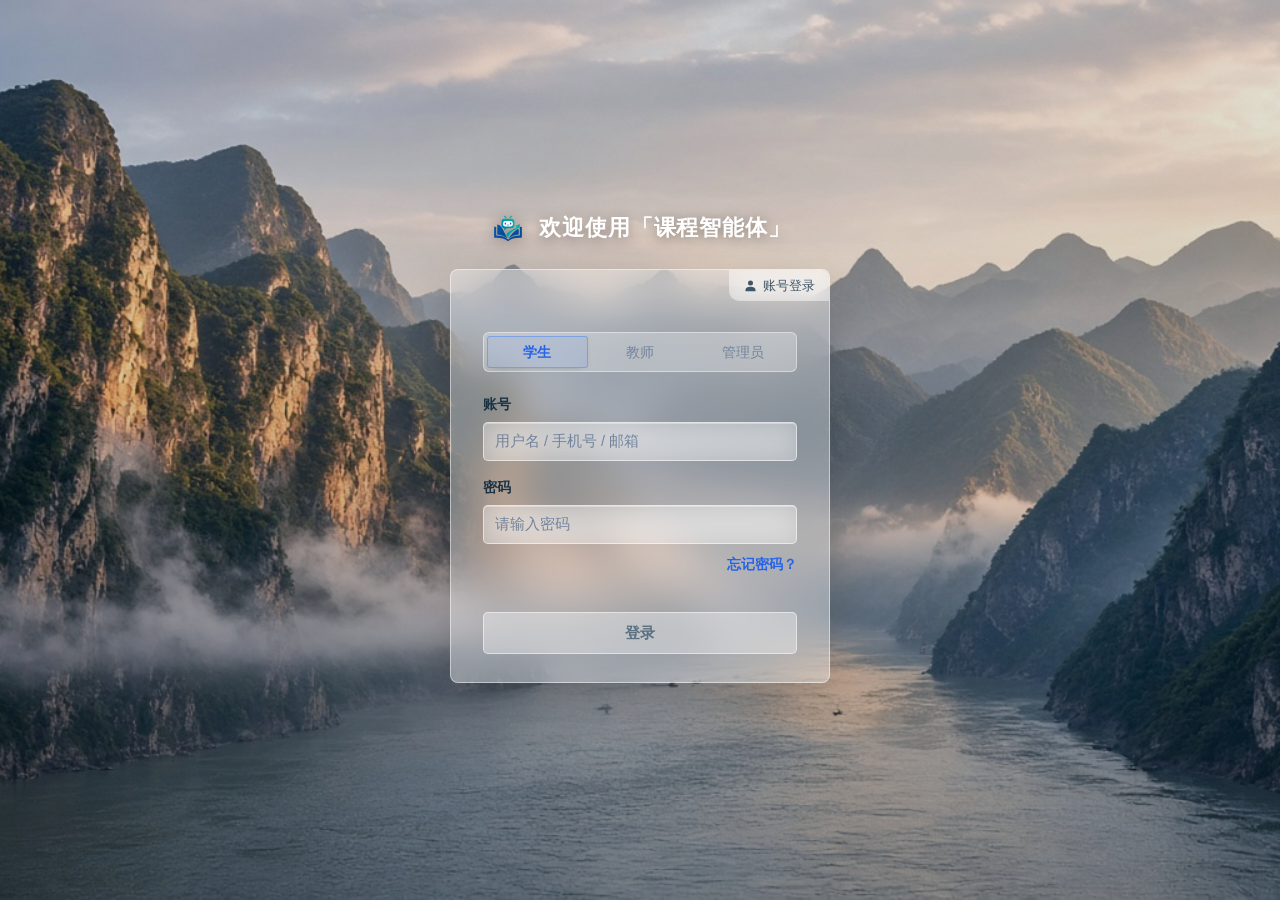
<file: index.html>
<!DOCTYPE html>
<html lang="zh-CN" data-theme="light" class="auth-skin">
<head>
<meta charset="UTF-8">
<meta name="viewport" content="width=device-width, initial-scale=1">
<title>登录 · 课程智能体</title>
<link rel="stylesheet" href="assets/css/base.css">
<link rel="stylesheet" href="assets/css/app.css?v=20261019-blue">
<link rel="stylesheet" href="assets/css/refresh.css?v=20261019-blue">
<script src="assets/js/ui-enhancements.js" defer></script>
</head>
<body>

<div class="auth-bg" aria-hidden="true">
  <div class="auth-bg__slide is-on" style="background-image:url('assets/img/login/sanxia.jpg')"></div>
  <div class="auth-bg__slide" style="background-image:url('assets/img/login/wulong.jpg')"></div>
  <div class="auth-bg__slide" style="background-image:url('assets/img/login/ciqikou.jpg')"></div>
  <div class="auth-bg__slide" style="background-image:url('assets/img/login/jinfo.jpg')"></div>
</div>

<div class="auth-page">
  <header class="auth-welcome">
    <img class="auth-welcome__logo" src="assets/img/course-assistant.svg" alt="" draggable="false">
    <h1>欢迎使用「课程智能体」</h1>
  </header>

  <main class="auth-card">
    <div class="auth-card__mode">
      <svg viewBox="0 0 24 24" width="15" height="15" aria-hidden="true"><path fill="currentColor" d="M12 12a4 4 0 1 0-4-4 4 4 0 0 0 4 4zm0 2c-4.4 0-8 2.1-8 4.7V21h16v-2.3c0-2.6-3.6-4.7-8-4.7z"/></svg>
      账号登录
    </div>

    <div class="seg" id="roleSeg">
      <button type="button" class="seg__item is-active" data-role="student">学生</button>
      <button type="button" class="seg__item" data-role="teacher">教师</button>
      <button type="button" class="seg__item" data-role="admin">管理员</button>
    </div>

    <form id="loginForm" novalidate>
      <div class="field">
        <label>账号</label>
        <input class="input" id="username" placeholder="用户名 / 手机号 / 邮箱" autocomplete="username">
      </div>
      <div class="field">
        <label>密码</label>
        <input class="input" id="password" type="password" placeholder="请输入密码" autocomplete="current-password">
      </div>
      <div class="auth-row"><a href="forgot.html">忘记密码？</a></div>
      <div class="auth-error" id="loginErr"></div>
      <button class="btn btn--primary btn--block" id="loginBtn" type="submit">登录</button>
    </form>
  </main>
</div>

<script src="assets/js/common.js"></script>
<script src="assets/js/api.js"></script>
<script src="assets/js/auth.js"></script>
<script>
  Theme.init();
  Auth.init();

  (function () {
    const slides = U.$$('.auth-bg__slide');
    if (slides.length < 2) return;
    let i = 0;
    setInterval(() => {
      slides[i].classList.remove('is-on');
      i = (i + 1) % slides.length;
      slides[i].classList.add('is-on');
    }, 8000);
  })();

  const ROLE_LABEL = { student: '学生', teacher: '教师', admin: '管理员' };
  const qRole = new URLSearchParams(location.search).get('role') || 'student';
  let role = ['teacher', 'admin', 'student'].includes(qRole) ? qRole : 'student';
  const seg = U.$('#roleSeg');
  const userInput = U.$('#username');
  const passInput = U.$('#password');

  function applyRole(r, animate) {
    role = r;
    const card = U.$('.auth-card');
    if (card) card.dataset.role = r;
    seg.querySelectorAll('.seg__item').forEach(b => b.classList.toggle('is-active', b.dataset.role === r));
    if (card && animate) {
      card.classList.remove('role-switch');
      void card.offsetWidth;
      card.classList.add('role-switch');
    }
    userInput.placeholder = r === 'admin' ? '管理员账号' : '用户名 / 手机号 / 邮箱';
    if (r === 'admin') {
      if (!userInput.value || userInput.value === 'admin') userInput.value = 'admin';
      passInput.placeholder = '默认密码';
    } else {
      passInput.placeholder = '请输入密码';
      if (userInput.value === 'admin') userInput.value = '';
    }
    syncLoginReady();
  }
  function syncLoginReady() {
    const btn = U.$('#loginBtn');
    if (!btn) return;
    const ready = !!(userInput.value.trim() && passInput.value);
    btn.classList.toggle('is-ready', ready);
  }
  userInput.addEventListener('input', syncLoginReady);
  passInput.addEventListener('input', syncLoginReady);
  seg.querySelectorAll('.seg__item').forEach(btn =>
    btn.addEventListener('click', () => applyRole(btn.dataset.role, true)));
  applyRole(role);

  const form = U.$('#loginForm');
  const errEl = U.$('#loginErr');
  form.addEventListener('submit', async (e) => {
    e.preventDefault();
    errEl.textContent = '';
    const username = U.$('#username').value.trim();
    const password = U.$('#password').value;
    if (!username || !password) { errEl.textContent = '请输入账号和密码'; return; }
    const btn = U.$('#loginBtn');
    btn.disabled = true; btn.textContent = '登录中…';
    try {
      const session = await Auth.login({ username, password, role });
      const realRole = (session && session.user && session.user.role) || role;
      if (realRole !== role) {
        Auth.logout();
        applyRole(realRole);
        errEl.textContent = `该账号是「${ROLE_LABEL[realRole]}」账号，已为你切换角色，请重新登录`;
        btn.disabled = false; btn.textContent = '登录';
        syncLoginReady();
        return;
      }
      if (realRole === 'teacher') location.href = 'teacher.html';
      else if (realRole === 'admin') location.href = 'admin.html';
      else location.href = 'student.html';
    } catch (err) {
      errEl.textContent = (err && err.message) || '登录失败，请重试';
      btn.disabled = false; btn.textContent = '登录';
      syncLoginReady();
    }
  });
</script>
</body>
</html>
</file>
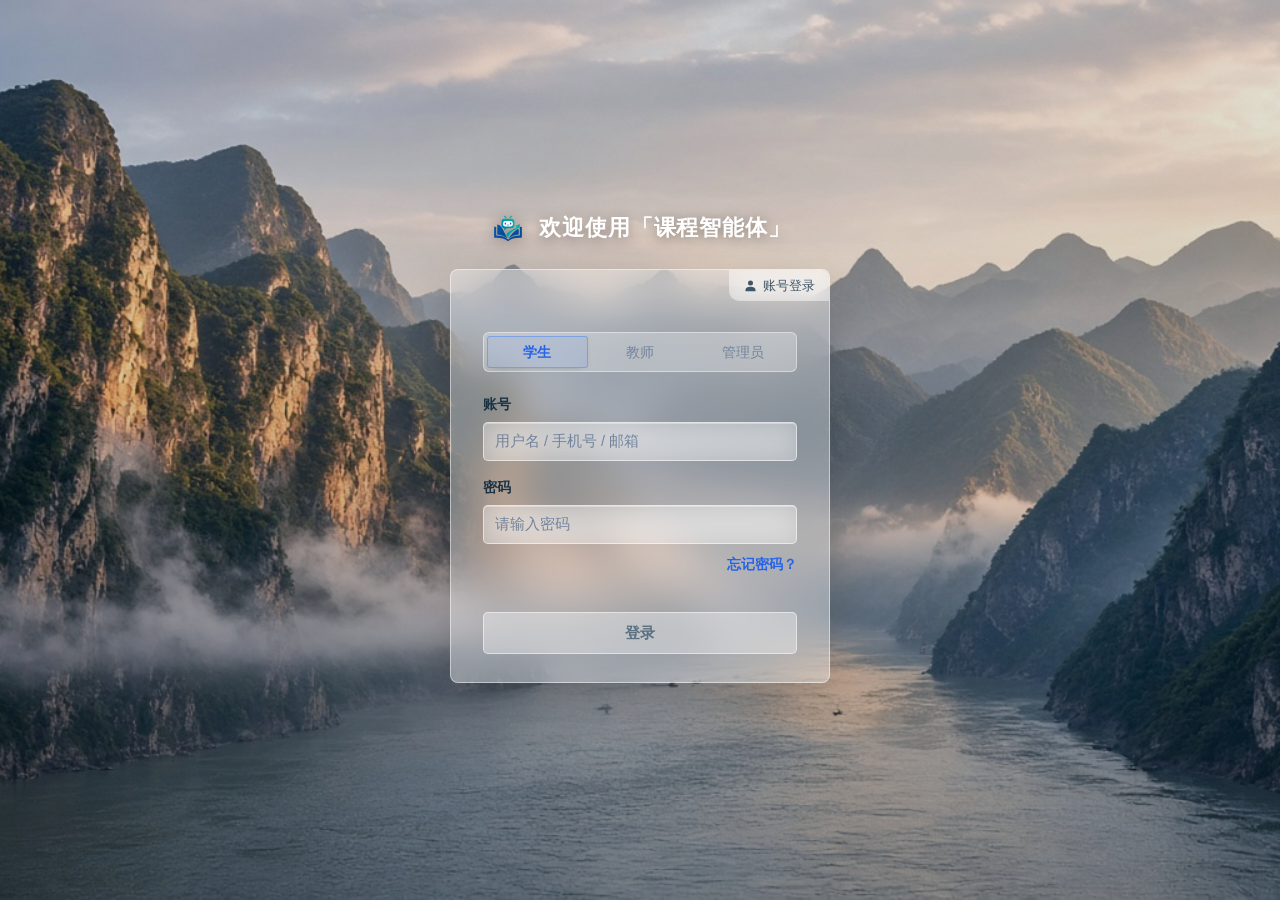
<file: admin.html>
<!DOCTYPE html>
<html lang="zh-CN" data-theme="light">
<head>
  <meta charset="UTF-8">
  <meta name="viewport" content="width=device-width, initial-scale=1">
  <title>管理员 · 课程智能体系统</title>
  <link rel="stylesheet" href="assets/css/base.css?v=20261027-image-scroll">
  <link rel="stylesheet" href="assets/css/refresh.css?v=20261019-blue">
  <link rel="stylesheet" href="assets/css/app.css?v=20261027-image-scroll">
  <script src="assets/js/ui-enhancements.js" defer></script>
</head>
<body>
<div class="app">
  <aside class="sidebar">
    <div class="sidebar__brand">
      <div class="brand-logo">管</div>
      <div class="brand-text"><b>系统管理</b><span>平台运维</span></div>
    </div>
    <nav class="sidebar__nav">
      <div class="nav-group">
        <div class="nav-group__label">管理</div>
        <button class="nav-item" data-view="assistant" data-icon="bot"><span class="nav-item__text">智能助手</span></button>
        <button class="nav-item" data-view="users" data-icon="users"><span class="nav-item__text">账号管理</span></button>
        <button class="nav-item" data-view="courses" data-icon="book"><span class="nav-item__text">课程管理</span></button>
      </div>
    </nav>
    <div class="sidebar__foot">
      <button class="user-chip" type="button">
        <span class="avatar" id="tbAvatar">管</span>
        <span class="user-chip__info"><b id="tbUserName">管理员</b><span id="tbUid">admin</span></span>
      </button>
    </div>
  </aside>
  <div class="main">
    <header class="topbar">
      <div class="topbar__title"><h1 id="pageTitle">智能助手</h1></div>
      <div class="topbar__actions">
        <button class="btn btn--ghost btn--icon" id="logoutBtn" type="button" title="退出登录"></button>
      </div>
    </header>
    <main class="content">

      <!-- 账号管理（原单页逻辑整体迁入 views/users.js，行为不变） -->
      <section class="view fill" id="view-users">
        <div class="admin-user-tabs" role="tablist" aria-label="用户管理">
          <button class="btn btn--sm is-active" id="accountsTab" type="button" role="tab" aria-selected="true" aria-controls="adminAccountsPanel" data-user-panel="accounts">账号管理</button>
          <button class="btn btn--sm" id="classesTab" type="button" role="tab" aria-selected="false" aria-controls="adminClassesPanel" data-user-panel="classes">班级管理</button>
        </div>
        <div class="card admin-users-panel" id="adminAccountsPanel" role="tabpanel" aria-labelledby="accountsTab">
          <div class="card__head">
            <h3>教师 / 学生账号</h3>
            <span class="spacer"></span>
            <button class="btn btn--primary btn--sm" id="btnCreate" type="button">新建账号</button>
            <button class="btn btn--sm" id="btnImport" type="button">批量导入</button>
            <button class="btn btn--danger btn--sm" id="btnBatchDel" type="button">批量删除</button>
            <select class="select select--sm" id="fRole" style="width:120px">
              <option value="">全部角色</option>
              <option value="teacher">教师</option>
              <option value="student">学生</option>
            </select>
            <div class="search" style="width:200px">
              <input class="input" id="fKey" placeholder="搜索用户名 / 姓名">
            </div>
          </div>
          <div class="card__body" style="min-height:0;overflow-x:hidden;overflow-y:auto">
            <table class="tbl" id="userTable">
              <thead><tr>
                <th style="width:32px"><input type="checkbox" id="pickAll" title="全选"></th>
                <th>用户名</th><th>姓名</th><th>角色</th><th>班级/部门</th><th>用户ID</th><th>操作</th>
              </tr></thead>
              <tbody><tr><td colspan="7" class="t-dim">加载中…</td></tr></tbody>
            </table>
          </div>
        </div>
        <div class="card admin-users-panel" id="adminClassesPanel" role="tabpanel" aria-labelledby="classesTab" hidden></div>
      </section>

      <!-- 课程管理 -->
      <section class="view fill" id="view-courses">
        <div class="card">
          <div class="card__head">
            <h3>课程</h3>
            <span class="spacer"></span>
            <button class="btn btn--primary btn--sm" id="btnCourseCreate" type="button">新建课程</button>
            <div class="search" style="width:220px">
              <input class="input" id="fCourse" placeholder="搜索课程名 / 代码 / 教师">
            </div>
          </div>
          <div class="card__body" style="min-height:0;overflow:auto">
            <table class="tbl tbl--compact" id="courseTable">
              <thead><tr>
                <th>课程</th><th>负责人</th><th>成员</th><th>内容</th><th>邀请码</th>
              </tr></thead>
              <tbody><tr><td colspan="5" class="t-dim">加载中…</td></tr></tbody>
            </table>
          </div>
        </div>
      </section>

      <!-- 智能助手（平台治理流，复用 shared/agent-chat.js） -->
      <section class="view" id="view-assistant"></section>

    </main>
  </div>
</div>

<script src="assets/js/common.js?v=20261019-sidepane-full1"></script>
<script src="assets/js/api.js?v=20261027-custom-skills"></script>
<script src="assets/js/auth.js?v=20261022-avatar-name"></script>
<script src="assets/js/shared/profile-center.js?v=20261016-avatar-sync"></script>
<script src="assets/js/shared/skill-designer.js?v=20261027-image-scroll"></script>
<script src="assets/js/shared/skill-manager.js?v=20261027-image-scroll"></script>
<script src="assets/js/shared/agent-chat.js?v=20261027-image-scroll"></script>
  <script src="assets/js/shared/agent-ui.js?v=20261027-image-scroll"></script>
<script src="assets/js/admin/views/classes.js?v=20261026-class-management"></script>
<script src="assets/js/admin/views/users.js?v=20261026-class-management"></script>
<script src="assets/js/admin/views/courses.js?v=20261015-edit-backdrop"></script>
<script src="assets/js/admin/views/assistant.js?v=20261027-custom-skills"></script>
<script src="assets/js/admin/app.js?v=20261013-assistant-mark"></script>
</body>
</html>
</file>
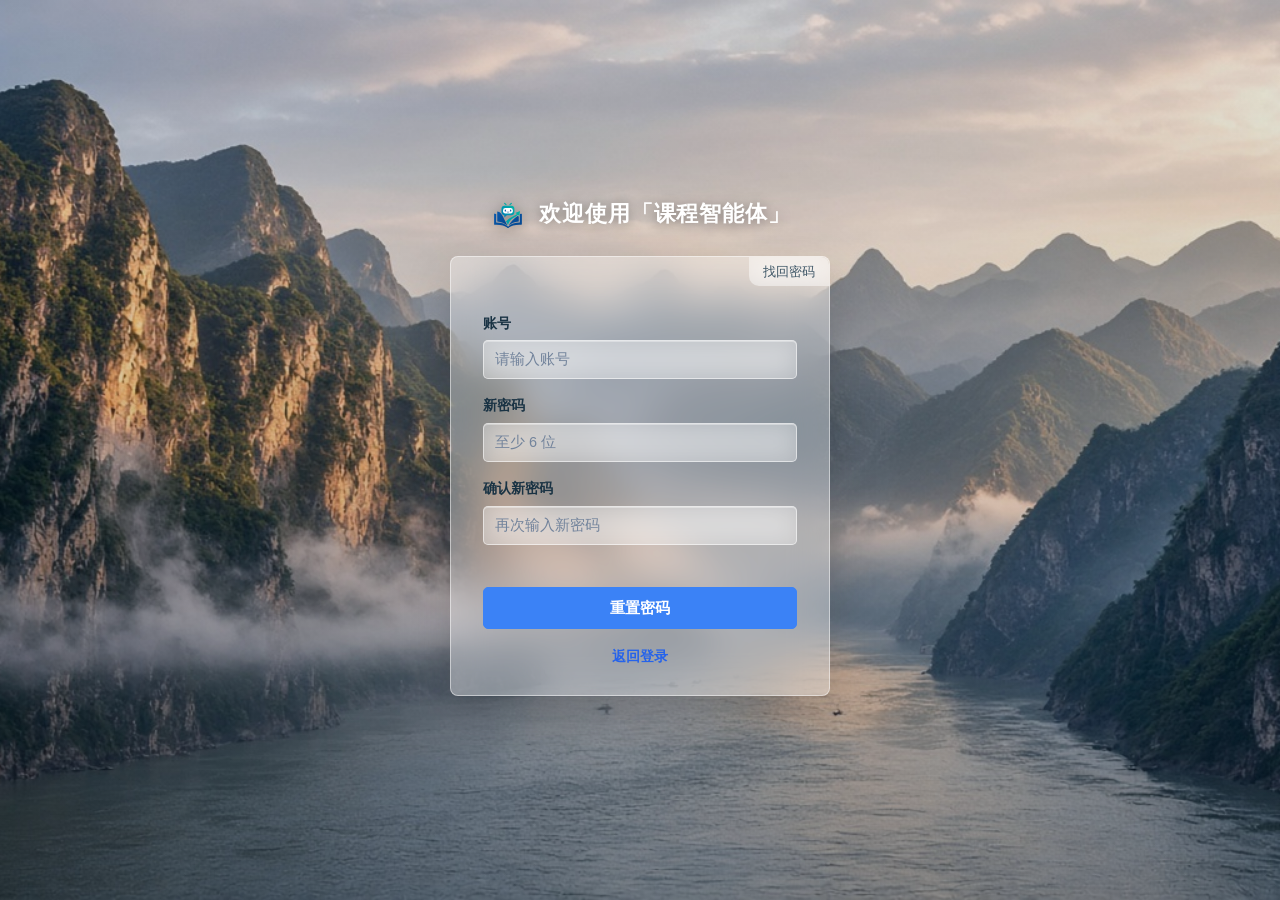
<file: forgot.html>
<!DOCTYPE html>
<html lang="zh-CN" data-theme="light" class="auth-skin">
<head>
<meta charset="UTF-8">
<meta name="viewport" content="width=device-width, initial-scale=1">
<title>找回密码 · 课程智能体</title>
<link rel="stylesheet" href="assets/css/base.css">
<link rel="stylesheet" href="assets/css/app.css?v=20261019-blue">
<link rel="stylesheet" href="assets/css/refresh.css?v=20261019-blue">
<script src="assets/js/ui-enhancements.js" defer></script>
</head>
<body>

<div class="auth-bg" aria-hidden="true">
  <div class="auth-bg__slide is-on" style="background-image:url('assets/img/login/sanxia.jpg')"></div>
  <div class="auth-bg__slide" style="background-image:url('assets/img/login/wulong.jpg')"></div>
  <div class="auth-bg__slide" style="background-image:url('assets/img/login/ciqikou.jpg')"></div>
  <div class="auth-bg__slide" style="background-image:url('assets/img/login/jinfo.jpg')"></div>
</div>

<div class="auth-page">
  <header class="auth-welcome">
    <img class="auth-welcome__logo" src="assets/img/course-assistant.svg" alt="" draggable="false">
    <h1>欢迎使用「课程智能体」</h1>
  </header>

  <main class="auth-card">
    <div class="auth-card__mode">找回密码</div>

    <form id="resetForm" novalidate>
      <div class="field">
        <label>账号</label>
        <input class="input" id="username" placeholder="请输入账号" autocomplete="username">
      </div>
      <div class="field">
        <label>新密码</label>
        <input class="input" id="password" type="password" placeholder="至少 6 位" autocomplete="new-password">
      </div>
      <div class="field">
        <label>确认新密码</label>
        <input class="input" id="confirm" type="password" placeholder="再次输入新密码" autocomplete="new-password">
      </div>
      <div class="auth-error" id="resetErr"></div>
      <button class="btn btn--primary btn--block is-ready" id="resetBtn" type="submit">重置密码</button>
    </form>

    <div class="auth-foot"><a href="index.html">返回登录</a></div>
  </main>
</div>

<script src="assets/js/common.js"></script>
<script src="assets/js/api.js"></script>
<script src="assets/js/auth.js"></script>
<script>
  Theme.init();
  Auth.init();

  (function () {
    const slides = U.$$('.auth-bg__slide');
    if (slides.length < 2) return;
    let i = 0;
    setInterval(() => {
      slides[i].classList.remove('is-on');
      i = (i + 1) % slides.length;
      slides[i].classList.add('is-on');
    }, 8000);
  })();

  const form = U.$('#resetForm');
  const errEl = U.$('#resetErr');
  form.addEventListener('submit', async (e) => {
    e.preventDefault();
    errEl.textContent = '';
    const username = U.$('#username').value.trim();
    const password = U.$('#password').value;
    const confirm = U.$('#confirm').value;

    if (!username) return void (errEl.textContent = '请输入账号');
    if (password.length < 6) return void (errEl.textContent = '新密码至少 6 位');
    if (password !== confirm) return void (errEl.textContent = '两次输入的密码不一致');

    const btn = U.$('#resetBtn');
    btn.disabled = true; btn.textContent = '重置中…';
    try {
      await Auth.resetPassword({ username, password });
      Toast.ok('密码已重置', '请使用新密码登录');
      setTimeout(() => { location.href = 'index.html'; }, 1100);
    } catch (err) {
      errEl.textContent = (err && err.message) || '重置失败，请重试';
      btn.disabled = false; btn.textContent = '重置密码';
    }
  });
</script>
</body>
</html>
</file>
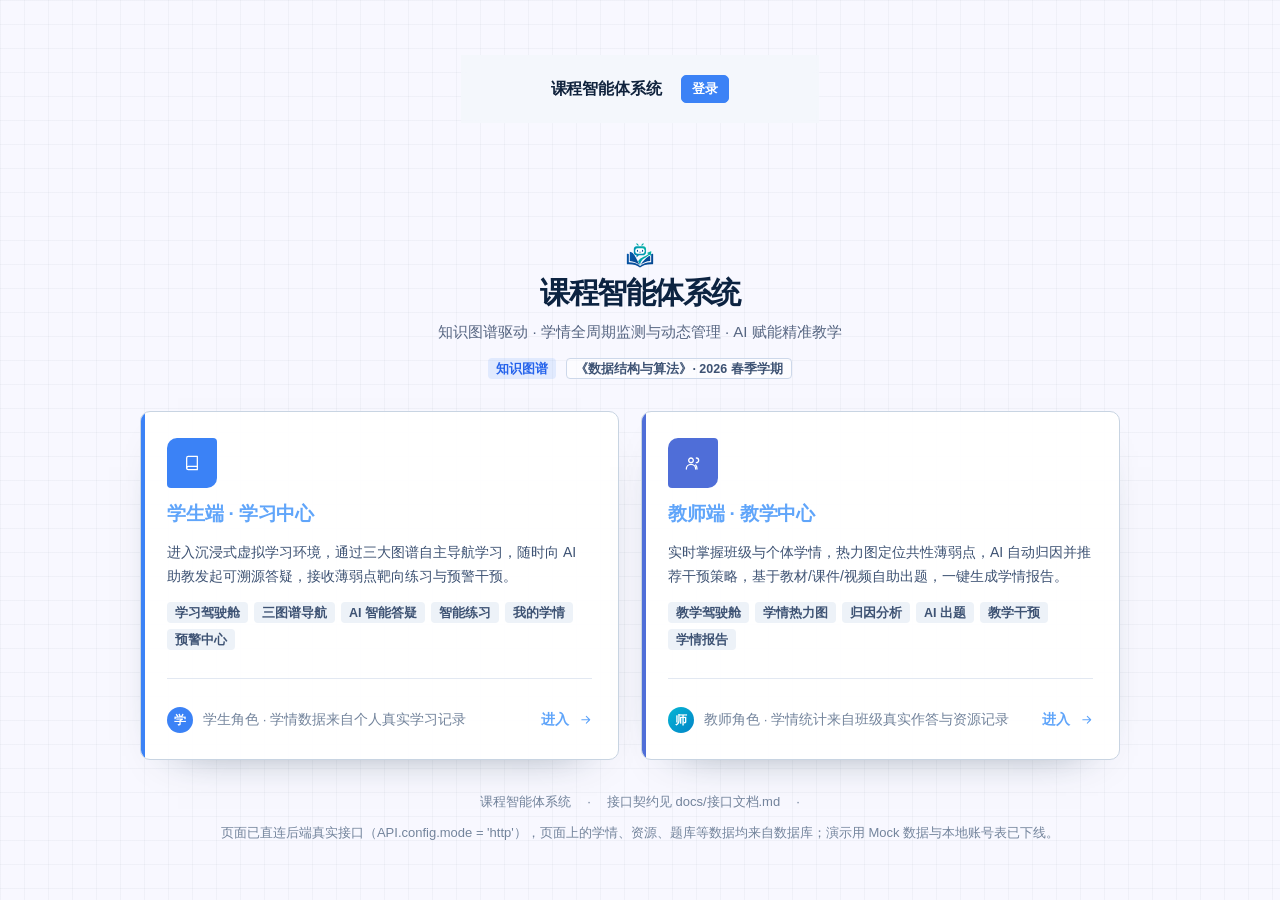
<file: home.html>
<!DOCTYPE html>
<html lang="zh-CN" data-theme="light">
<head>
<meta charset="UTF-8">
<meta name="viewport" content="width=device-width, initial-scale=1">
<title>课程智能体系统 · 产品介绍</title>
<link rel="stylesheet" href="assets/css/base.css">
<link rel="stylesheet" href="assets/css/app.css">
<link rel="stylesheet" href="assets/css/refresh.css">
<script src="assets/js/ui-enhancements.js" defer></script>
</head>
<body>

<div class="login-page">
  <div class="login-nav">
    <div class="login-nav__brand">课程智能体系统</div>
    <span class="spacer"></span>
    <a class="btn btn--primary btn--sm" href="index.html">登录</a>
  </div>

  <div class="login-wrap">

    <div class="login-hd">
      <div class="brand-logo brand-logo--mark"><img src="assets/img/course-assistant.svg" alt="" draggable="false"></div>
      <h1>课程智能体系统</h1>
      <p>知识图谱驱动 · 学情全周期监测与动态管理 · AI 赋能精准教学</p>
      <div class="row">
        <span class="badge badge--brand">知识图谱</span>
        <span class="badge badge--outline">《数据结构与算法》· 2026 春季学期</span>
      </div>
    </div>

    <div class="role-grid">
      <a class="role" data-role="student" href="index.html?role=student">
        <div class="role__ico" id="ico-stu"></div>
        <h3>学生端 · 学习中心</h3>
        <p>进入沉浸式虚拟学习环境，通过三大图谱自主导航学习，随时向 AI 助教发起可溯源答疑，接收薄弱点靶向练习与预警干预。</p>
        <div class="role__feats">
          <span class="badge">学习驾驶舱</span>
          <span class="badge">三图谱导航</span>
          <span class="badge">AI 智能答疑</span>
          <span class="badge">智能练习</span>
          <span class="badge">我的学情</span>
          <span class="badge">预警中心</span>
        </div>
        <div class="divider"></div>
        <div class="row fz-12 t-dim">
          <span class="avatar avatar--sm">学</span>
          <span>学生角色 · 学情数据来自个人真实学习记录</span>
          <span class="spacer"></span>
          <span class="row t-brand fw-6">进入 <span id="arr1"></span></span>
        </div>
      </a>

      <a class="role role--teacher" data-role="teacher" href="index.html?role=teacher">
        <div class="role__ico" id="ico-tea"></div>
        <h3>教师端 · 教学中心</h3>
        <p>实时掌握班级与个体学情，热力图定位共性薄弱点，AI 自动归因并推荐干预策略，基于教材/课件/视频自助出题，一键生成学情报告。</p>
        <div class="role__feats">
          <span class="badge">教学驾驶舱</span>
          <span class="badge">学情热力图</span>
          <span class="badge">归因分析</span>
          <span class="badge">AI 出题</span>
          <span class="badge">教学干预</span>
          <span class="badge">学情报告</span>
        </div>
        <div class="divider"></div>
        <div class="row fz-12 t-dim">
          <span class="avatar avatar--sm" style="background:linear-gradient(135deg,#06b6d4,#0284c7)">师</span>
          <span>教师角色 · 学情统计来自班级真实作答与资源记录</span>
          <span class="spacer"></span>
          <span class="row t-brand fw-6">进入 <span id="arr2"></span></span>
        </div>
      </a>
    </div>

    <div class="login-ft">
      <div class="row">
        <span>课程智能体系统</span>
        <span>·</span>
        <span>接口契约见 <code class="mono">docs/接口文档.md</code></span>
        <span>·</span>
      </div>
      <p style="margin-top:8px">页面已直连后端真实接口（<code class="mono">API.config.mode = 'http'</code>），页面上的学情、资源、题库等数据均来自数据库；演示用 Mock 数据与本地账号表已下线。</p>
    </div>

  </div>
</div>

<script src="assets/js/common.js"></script>
<script src="assets/js/auth.js"></script>
<script>
  Theme.init();
  Auth.init();
  U.$('#ico-stu').innerHTML = icon('book');
  U.$('#ico-tea').innerHTML = icon('users');
  U.$('#arr1').innerHTML = icon('arrowRight');
  U.$('#arr2').innerHTML = icon('arrowRight');
  U.$$('.role').forEach(a => a.addEventListener('click', (e) => {
    e.preventDefault();
    Auth.enter(a.dataset.role);
  }));
</script>
</body>
</html>
</file>
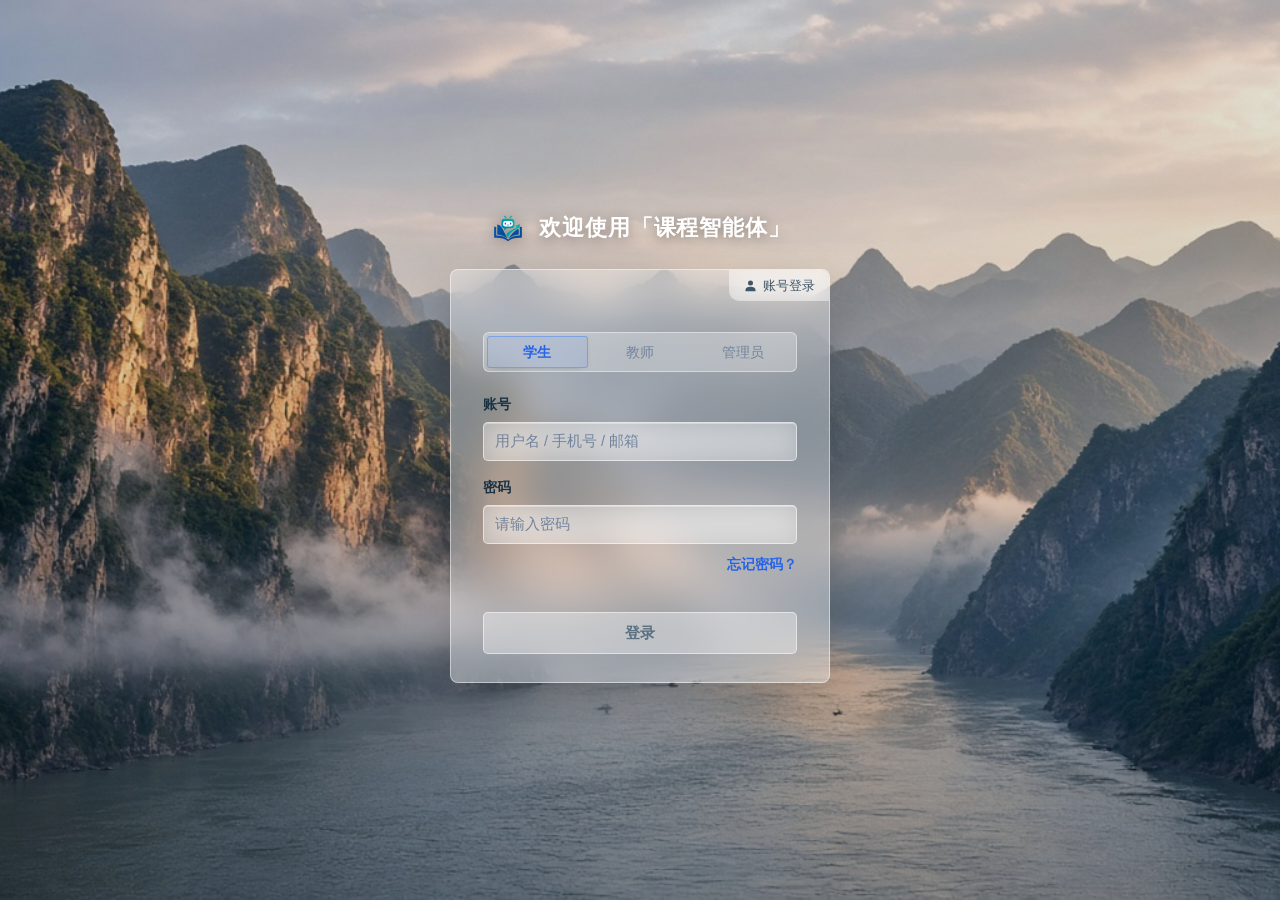
<file: student.html>
<!DOCTYPE html>
<html lang="zh-CN" data-theme="light" data-page-node-id="XGYNbQr6a4DVaIoyqsfUiQ">
<head data-page-node-id="cMOy8U9CBEj7AiR2eWU7zC">
<meta charset="UTF-8" data-page-node-id="azmGOLqzJL6NM6YqKsQitG">
<meta name="viewport" content="width=device-width, initial-scale=1" data-page-node-id="ngEcT273gMFHgSZjtC4s0E">
<title>学生端 · 课程智能体系统</title>
<link rel="stylesheet" href="assets/css/base.css?v=20261027-image-scroll" data-page-node-id="37KABr4eKgfbRPS1Nvlo6k">
<link rel="stylesheet" href="assets/css/refresh.css?v=20261020-tl-range">
<link rel="stylesheet" href="assets/css/app.css?v=20261027-image-scroll" data-page-node-id="YkerHr0YDbFTZbiXmNecW0">
<script src="assets/js/ui-enhancements.js" defer></script>
</head>
<body data-page-node-id="FpHrFs1XpQKnoy0aJ9fE7e">
<div class="app" data-page-node-id="rrN56n8dUABAFMCHY2EtWT">

  <!-- ============ 侧边栏 ============ -->
  <aside class="sidebar" data-page-node-id="REtnyEe98JB6w97fUGYMEI">
    <div class="sidebar__brand" data-page-node-id="YL53x06nj9oeTegr2vfGeb">
      <div class="brand-logo brand-logo--mark" data-page-node-id="oaV5dxX8XZugGtTLDWhq3H"><img src="assets/img/course-assistant.svg" alt="" draggable="false"></div>
      <div class="brand-text" data-page-node-id="LHHvNm3JDx7d7bDeH6S2qI"><b data-page-node-id="ZpJsOwKEy3ZEoUKuI4x1r3">课程智能体</b><span id="sidebarCourseName" data-page-node-id="XmgFWOeRma4U2kBXVU1Yhb">—</span></div>
    </div>

    <nav class="sidebar__nav" data-page-node-id="EaDtrT0H30CBLZPJDptFZj">
      <div class="nav-group" data-page-node-id="9zFnFqkDWHZVLuZfxyA1BA">
        <div class="nav-group__label" data-page-node-id="TLuJZ5YNuJag5qQtsAASBS">学习中心</div>
        <button class="nav-item" data-view="ai" data-icon="bot" data-page-node-id="490ANgjBg9ELRbDPQUm2EG"><span class="nav-item__text" data-page-node-id="YcACUYtDLRBu9GPMayLtAh">AI 智能答疑</span></button>
        <button class="nav-item" data-view="dashboard" data-icon="home" data-page-node-id="s94GkBJ99Rzki8CnDcOmRA"><span class="nav-item__text" data-page-node-id="Vz4CshUyfSWiT0zstWOc90">学习驾驶舱</span></button>
        <button class="nav-item" data-view="graph" data-icon="network" data-page-node-id="QfmjQIBiiGatdK5G0AOZ3x"><span class="nav-item__text" data-page-node-id="Spaq8gevFnsUtGhwbvuDn3">课程图谱导航</span></button>
        <button class="nav-item" data-view="resource" data-icon="folder" data-page-node-id="wUet0ay69eO8wdj7MV2M2d"><span class="nav-item__text" data-page-node-id="zqCoUxMi4NPK5aGR3VOC3W">学习资源中心</span></button>
        <button class="nav-item" data-view="practice" data-icon="pencil" data-page-node-id="uZo0aDe391q4OhuA4ZMmzD"><span class="nav-item__text" data-page-node-id="UI8cJZAfscaPHXtsHOOagT">智能练习</span></button>
      </div>
      <div class="nav-group" data-page-node-id="Lp7dAPuij4twuDXZVA3w2b">
        <div class="nav-group__label" data-page-node-id="QZlkCVFSdFimtg9BVhCNr8">学情中心</div>
        <button class="nav-item" data-view="mastery" data-icon="chart" data-page-node-id="WquwuRwOiwKfvsEbD28d3V"><span class="nav-item__text" data-page-node-id="YK5jlUrT9xfchM7zh7DVzf">我的学情</span></button>
        <button class="nav-item" data-view="report" data-icon="file"><span class="nav-item__text">学情报告</span></button>
        <button class="nav-item" data-view="alerts" data-icon="bell" data-page-node-id="yGsewExfz2Teah17CKoiJN"><span class="nav-item__text" data-page-node-id="6A70DWswhtoo98aQbotasG">预警与提醒</span><span class="nav-item__badge" id="alertBadge" style="display:none" data-page-node-id="z5uNMD2Ije51uPRYpEbHrW">0</span></button>
      </div>
    </nav>

    <div class="sidebar__foot" data-page-node-id="4qRU9FN391FfGJaBGosHOA">
      <button class="user-chip" data-page-node-id="TIOsAZ4rJN9DrfuS1RcXRC">
        <span class="avatar" id="tbAvatar" data-page-node-id="2GgYBmDCgl4B8WAYaIDQps">—</span>
        <span class="user-chip__info" data-page-node-id="tjU5o7WGunOgcVwmEokna8"><b id="tbUserName" data-page-node-id="PGEpamMp919nKc7Lp8FBA4">—</b><span id="tbUid" data-page-node-id="jrDgaEjmFW9lsZLtNJpiGF">—</span></span>
      </button>
    </div>
  </aside>

  <!-- ============ 主区 ============ -->
  <div class="main" data-page-node-id="tJwV8EFCq1U6M5AsseErWw">
    <header class="topbar" data-page-node-id="b2zAymO8ZxyyjG6At6JhrS">
      <div class="topbar__title" data-page-node-id="ZUvU67jDQOTobL5Mn0MCoA">
        <h1 id="pageTitle" data-page-node-id="EUTeDue9wk78yOSwFGUwYa">AI 智能答疑</h1>
      </div>
      <div class="topbar__actions" data-page-node-id="zykzGC749qk2XX8KQyvvai">
        <select class="select select--sm" id="courseSel" title="切换课程" data-page-node-id="AsaXa7rGLDWI2yDEA8URaN"></select>
        <button class="btn btn--ghost btn--sm" id="joinCourseBtn" title="加入新课程"></button>
        <span class="badge badge--outline nowrap" id="updateTag" data-page-node-id="AsaXa7rGLDWI2yDEA8URaN"></span>
        <button class="btn btn--ghost btn--icon" id="msgBtn" data-page-node-id="nH6LtcKziLrc8OTsW5hB3p"></button>
        <button class="btn btn--ghost btn--icon" id="logoutBtn" data-page-node-id="CVDFgOYhlIfh7jEkggTig3"></button>
      </div>
    </header>

    <main class="content" data-page-node-id="YqKXQpxhFCrNbcHdyZsq7D">
      <section class="view" id="view-dashboard" data-page-node-id="SUO01ULWHM9JZ6eoDJAdkT"></section>
      <section class="view" id="view-graph" data-page-node-id="QGXg6EKkx4oC28mwhyMpFj"></section>
      <section class="view" id="view-resource" data-page-node-id="wqNEKMmsySWqnUZp4dGLIn"></section>
      <section class="view" id="view-ai" data-page-node-id="5UvLAYh6Q7CjkFEM2Cgfug"></section>
      <section class="view" id="view-practice" data-page-node-id="bPxgNtbexJU90M43qSb2jf"></section>
      <section class="view" id="view-mastery" data-page-node-id="a2F0iFnjxmxqp0YYAHNFaI"></section>
      <section class="view" id="view-report"></section>
      <section class="view" id="view-alerts" data-page-node-id="Pxrqs3PIONo96XFxUB3XGO"></section>
    </main>
  </div>
</div>

<script src="assets/js/vendor/echarts.min.js"></script>
<script src="assets/js/common.js?v=20261019-sidepane-full1"></script>
<script src="assets/js/charts.js"></script>
<script src="assets/js/api.js?v=20261027-custom-skills"></script>
<script src="assets/js/st/ds-figure.js"></script>
<script src="assets/js/shared/skill-designer.js?v=20261027-image-scroll"></script>
<script src="assets/js/shared/skill-manager.js?v=20261027-image-scroll"></script>
<script src="assets/js/shared/agent-chat.js?v=20261027-image-scroll"></script>
<script src="assets/js/shared/agent-ui.js?v=20261027-image-scroll"></script>
    <script src="assets/js/auth.js?v=20261022-avatar-name"></script>
<script src="assets/js/shared/profile-center.js?v=20261016-avatar-sync"></script>
    <script src="assets/js/student/app.js?v=20261018-coursename"></script>
    <script src="assets/js/student/views/dashboard.js?v=20261026-share-scroll"></script>
    <script src="assets/js/student/views/graph.js?v=20261014-ui"></script>
    <script src="assets/js/student/views/resource.js?v=20261020-other-res"></script>
<script src="assets/js/student/views/chat.js?v=20261027-custom-skills"></script>
    <script src="assets/js/student/views/practice.js?v=20261018-pack"></script>
    <script src="assets/js/student/views/exams.js?v=20261016-exam-back-top"></script>
    <script src="assets/js/student/views/mastery.js?v=20261014-sr1"></script>
    <script src="assets/js/student/views/report.js?v=20261022-ai-report"></script>
    <script src="assets/js/student/views/alerts.js?v=20261014-sr1"></script>
<script src="assets/js/student/start.js?v=20261012-agent-layout"></script>
</body>
</html>
</file>
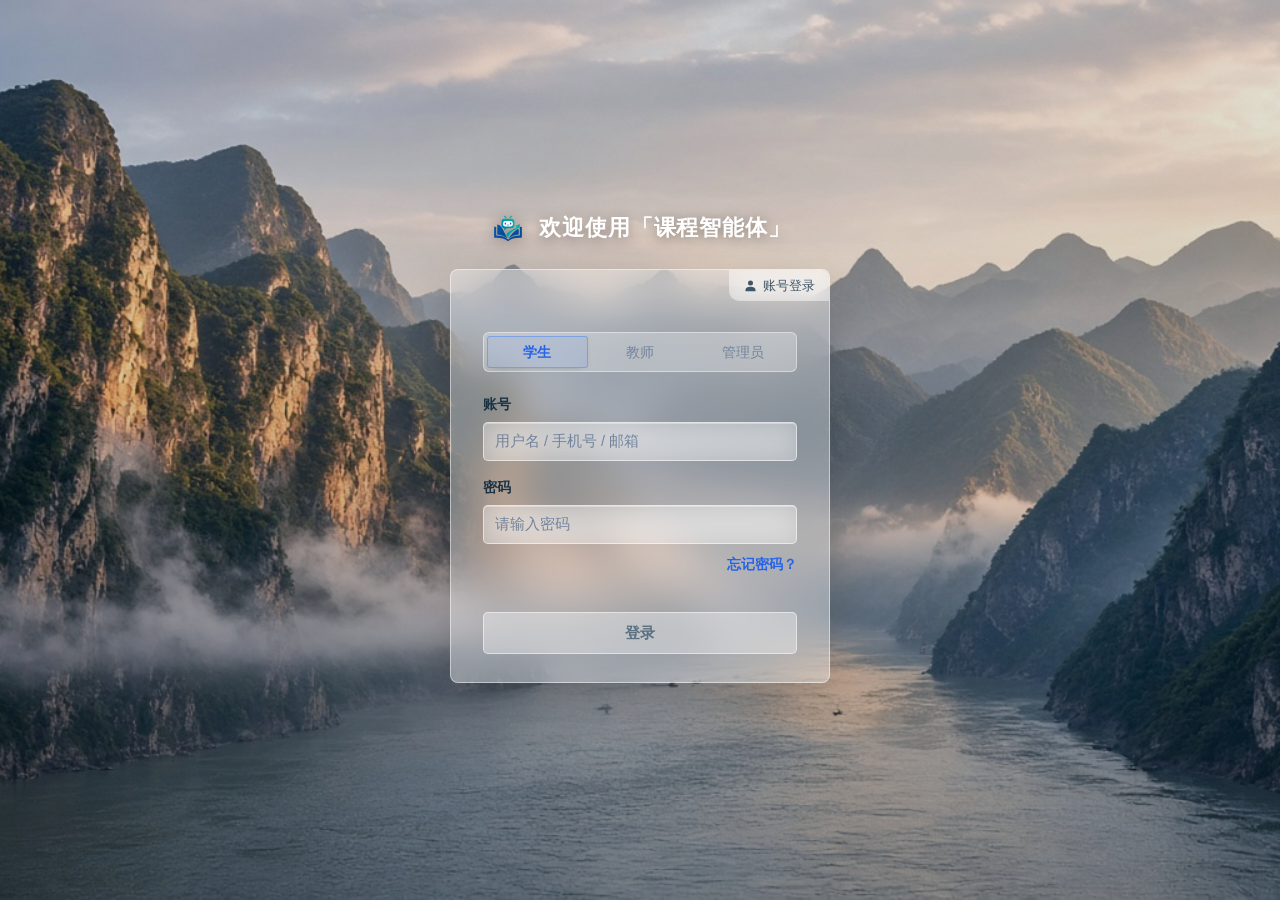
<file: teacher.html>
<!DOCTYPE html>
<html lang="zh-CN" data-theme="light" data-page-node-id="WGFCdFk98XD8SXYphG1mlS">
<head data-page-node-id="k3S5ExfvFVplGB6bjhc7Hd">
<meta charset="UTF-8" data-page-node-id="Jj5xYNUsQmecZSuYYvXyu0">
<meta name="viewport" content="width=device-width, initial-scale=1" data-page-node-id="bbg1GaFQ8BXLVQDERSkCVK">
<title>教师端 · 课程智能体系统</title>
<link rel="stylesheet" href="assets/css/base.css?v=20261027-image-scroll" data-page-node-id="rqf6esHWbbEOP36JDMAaPX">
<link rel="stylesheet" href="assets/css/refresh.css?v=20261020-share-layout">
<link rel="stylesheet" href="assets/css/app.css?v=20261027-image-scroll" data-page-node-id="MsNldvpA6X71Pd9xgo73Gr">
<script src="assets/js/ui-enhancements.js" defer></script>
</head>
<body data-page-node-id="XplGk5SvR1koHgzjfcTnTO">
<div class="app" data-page-node-id="zZuqhZg3XyziCQB4XdJG79">

  <!-- ============ 侧边栏 ============ -->
  <aside class="sidebar" data-page-node-id="Eq0scSoYtg7O8URsq10MV1">
    <div class="sidebar__brand" data-page-node-id="VcAR7HJHQlR18IX0TTWCzS">
      <div class="brand-logo brand-logo--mark" data-page-node-id="XwakgCmHDskfbzifQBghtC"><img src="assets/img/course-assistant.svg" alt="" draggable="false"></div>
      <div class="brand-text" data-page-node-id="kpFCCGuDF9hwzrHH3k0K5Z"><b data-page-node-id="PE86I3AnL6r6NWWWgJtiDA">课程智能体</b><span id="sidebarCourseName" data-page-node-id="yprML2wfuerAdfFSfF8H1c">—</span></div>
    </div>

    <nav class="sidebar__nav" data-page-node-id="bgJoXfiIQSq17g3x3APAsD">
      <div class="nav-group" data-page-node-id="S4XxmWGyeuUoBdRTfj0svY">
        <div class="nav-group__label" data-page-node-id="SmFtxQcZkBzHl6F5lVNNOV">教学概览</div>
        <button class="nav-item" data-view="chat" data-icon="bot"><span class="nav-item__text">智能助手</span></button>
        <button class="nav-item" data-view="dashboard" data-icon="home" data-page-node-id="dDUwAFYn7mJa7NHPPJ4A5L"><span class="nav-item__text" data-page-node-id="k2t6V5a5xjxMlS36ffPeNt">教学驾驶舱</span></button>
        <button class="nav-item" data-view="monitor" data-icon="grid" data-page-node-id="FArfEyfAWKPnpy05ww2hqE"><span class="nav-item__text" data-page-node-id="TEVCUjOjmnPkBCCYUEnCFy">学情监测看板</span></button>
      </div>
      <div class="nav-group" data-page-node-id="bQz05vBfofdX1pRLSwxbnE">
        <div class="nav-group__label" data-page-node-id="LSEk6uozpIJk4LWXDIPilC">精准分析</div>
        <button class="nav-item" data-view="analysis" data-icon="flask" data-page-node-id="jLvv2BaHsSq6nfCOiVhVF0"><span class="nav-item__text" data-page-node-id="QgOvHZx2MvFqCLR6HYfx5D">归因与错题分析</span></button>
        <button class="nav-item" data-view="question" data-icon="sparkle" data-page-node-id="IsYUAFX8S4G9qZ9eHxwDH4"><span class="nav-item__text" data-page-node-id="AlN6tXYxBsMlMZtTLPAJAW">AI 出题与题库</span></button>
      </div>
      <div class="nav-group" data-page-node-id="0bhShfSOoyUgt9C4sIIlIv">
        <div class="nav-group__label" data-page-node-id="Z7eDn9z1jlM3Wn8KHlwoIB">学情产出</div>
        <button class="nav-item" data-view="report" data-icon="file" data-page-node-id="55PsATW5kG1T67mbU8vNdl"><span class="nav-item__text" data-page-node-id="9QrXV1Bn6J9saoNMXz9R6c">学情分析报告</span></button>
      </div>
      <div class="nav-group" data-page-node-id="x2BYJMWT83D6IJq98CPPRq">
        <div class="nav-group__label" data-page-node-id="ZbXrVbCngL4elgsxZl0mR1">课程</div>
        <button class="nav-item" data-view="structure" data-icon="folder" data-page-node-id="structureNav"><span class="nav-item__text">课程目录与资源</span></button>
        <button class="nav-item" data-view="shares" data-icon="link"><span class="nav-item__text">更多资源分享</span></button>
        <button class="nav-item" data-view="graph-edit" data-icon="route" data-page-node-id="graphEditNav"><span class="nav-item__text">知识图谱编排</span></button>
      </div>
    </nav>

    <div class="sidebar__foot" data-page-node-id="RvYZEYLmRxlzOPyM9s5Y16">
      <button class="user-chip" data-page-node-id="b62xSpQpel4pCH824KkGFC">
        <span class="avatar" id="tbAvatar" data-page-node-id="2UDVVozRD0tvz2HpTHWzjI">—</span>
        <span class="user-chip__info" data-page-node-id="z3qIs4HrJLpE8vrDC5wOHe"><b id="tbUserName" data-page-node-id="ekmPQZHg7DVjUXfAE7YC46">—</b><span id="tbUid" data-page-node-id="sWd80nNdH879MxTItHk1H6">—</span></span>
      </button>
    </div>
  </aside>

  <!-- ============ 主区 ============ -->
  <div class="main" data-page-node-id="8q0k48gqQetztOvCoTFoHq">
    <header class="topbar" data-page-node-id="QrLKxpaSYzk1B6MWTkJc6g">
      <div class="topbar__title" data-page-node-id="BpIFvaUSUzVJcuMv8CPhJs">
        <h1 id="pageTitle" data-page-node-id="No9sWS7h7Dm5EGcsbWP3hq">智能助手</h1>
      </div>
      <div class="topbar__actions" data-page-node-id="u6TBOOsXJll34Bj8boNcBi">
        <select class="select select--sm" id="courseSel" title="切换课程"></select>
        <button class="btn btn--ghost btn--sm" id="newCourseBtn" title="新建课程" data-page-node-id="j2rqC18lrfYoOol1RyA3aZ"></button>
        <button class="btn btn--primary btn--sm teacher-message-push-trigger" id="studentMessagePushBtn" type="button" title="给当前课程学生推送消息" aria-label="给学生发消息"></button>
        <button class="btn btn--ghost btn--sm" id="inviteCodeBtn" title="查看当前课程邀请码" type="button">邀请码</button>
        <span class="badge badge--outline nowrap" id="updateTag" data-page-node-id="WIYjfUNHvMc4exBXC2K0lB"></span>
        <button class="btn btn--ghost btn--icon" id="logoutBtn" data-page-node-id="NLB59FsZWO0ibeCXibsk8D"></button>
      </div>
    </header>

    <main class="content" data-page-node-id="gz5Ma2AV06rO0DlMNWxV2p">
      <section class="view" id="view-dashboard" data-page-node-id="Nbry9VA2kSH8AJh5pjZfbb"></section>
      <section class="view" id="view-monitor" data-page-node-id="1d8CH8z06OCWIzzZj4wgct"></section>
      <section class="view" id="view-chat"></section>
      <section class="view" id="view-analysis" data-page-node-id="a80zKOI5EEhQ1vN2cGHMhr"></section>
      <section class="view" id="view-question" data-page-node-id="XQLPJdVcZYalQgmmJqxTHt"></section>
      <section class="view" id="view-intervention" data-page-node-id="UJSObmBJS6FuHpGBwgxrpo"></section>
      <section class="view" id="view-report" data-page-node-id="RYCuCuSXaNpJ1Q6LeP6N2w"></section>
      <section class="view" id="view-structure"></section>
      <section class="view" id="view-shares"></section>
      <section class="view" id="view-resource" data-page-node-id="kx54c4P4esEMOzNJpOPJih"></section>
      <section class="view" id="view-graph-edit"></section>
    </main>
  </div>
</div>

<script src="assets/js/vendor/echarts.min.js"></script>
<script src="assets/js/common.js?v=20261019-sidepane-full1"></script>
<script src="assets/js/charts.js?v=20261015-heatbar5"></script>
<script src="assets/js/api.js?v=20261027-custom-skills"></script>
<script src="assets/js/st/ds-figure.js"></script>
<script src="assets/js/shared/skill-designer.js?v=20261027-image-scroll"></script>
<script src="assets/js/shared/skill-manager.js?v=20261027-image-scroll"></script>
<script src="assets/js/shared/agent-chat.js?v=20261027-image-scroll"></script>
<script src="assets/js/shared/agent-ui.js?v=20261027-image-scroll"></script>
<script src="assets/js/teacher/resource-upload.js"></script>
    <script src="assets/js/auth.js?v=20261022-avatar-name"></script>
<script src="assets/js/shared/profile-center.js?v=20261016-avatar-sync"></script>
    <script src="assets/js/teacher/app.js?v=20261018-coursename"></script>
<script src="assets/js/teacher/message-push.js?v=20261022-teacher-avatar"></script>
    <script src="assets/js/teacher/views/dash.js?v=20261015-edit-backdrop"></script>
    <script src="assets/js/teacher/views/monitor.js?v=20261022-teacher-avatar"></script>
    <script src="assets/js/teacher/views/chat.js?v=20261027-image-scroll"></script>
    <script src="assets/js/teacher/views/analysis.js?v=20261022-teacher-avatar"></script>
    <script src="assets/js/teacher/views/question.js?v=20261019-preview"></script>
    <script src="assets/js/teacher/views/exams.js?v=20261016-teacher-exam-results"></script>
    <script src="assets/js/teacher/views/exam-results.js?v=20261016-teacher-exam-results"></script>
    <script src="assets/js/teacher/views/intervention.js"></script>
    <script src="assets/js/teacher/views/report.js?v=20261022-ai-report"></script>
    <script src="assets/js/teacher/views/structure.js?v=20261015-edit-backdrop"></script>
    <script src="assets/js/teacher/views/shares.js?v=20261020-share-layout"></script>
    <script src="assets/js/teacher/views/graph-edit.js?v=20261015-noscrollx"></script>
    <script src="assets/js/teacher/start.js?v=20261012-agent-layout"></script>
</body>
</html>
</file>
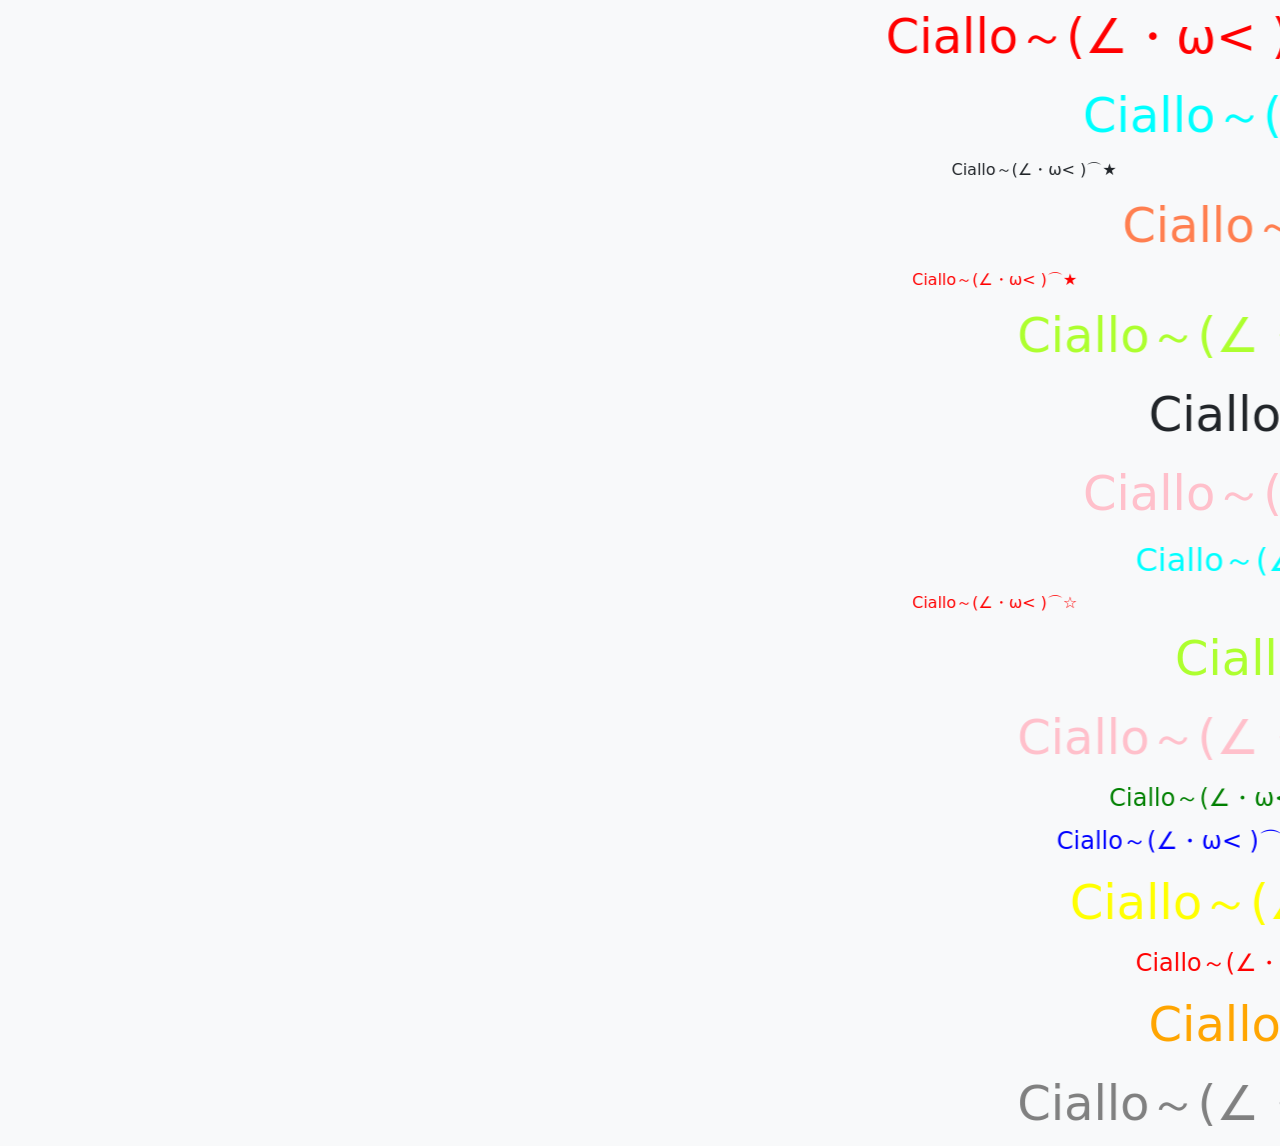
<file: rewrite/happy.html>
<!DOCTYPE html>
<html lang="zh-CN">
<head>
    <meta charset="UTF-8">
    <meta name="viewport" content="width=device-width, initial-scale=1.0">
    <title>滚动字幕背景</title>
    <style>
        body {
            margin: 0;
            height: 100vh;
            overflow: hidden;
            background-color: #f8f9fa;
            color: #212529;
            font-family: system-ui, -apple-system, "Segoe UI", Roboto, "Helvetica Neue", "Noto Sans", "Liberation Sans", Arial, sans-serif, "Apple Color Emoji", "Segoe UI Emoji", "Segoe UI Symbol", "Noto Color Emoji";
            font-size: 1rem;
            font-weight: 400;
            line-height: 1.5;
            -webkit-text-size-adjust: 100%;
        }

        .marquee-container {
            position: absolute;
            top: 0;
            left: 0;
            width: 100%;
            height: 100%;
            pointer-events: none;
            z-index: 0;
        }

        .click-feedback {
            position: fixed;
            z-index: 2147483647;
            pointer-events: none;
            user-select: none;
            white-space: nowrap;
            font-weight: bold;
            animation: float-away 1.5s ease-in-out forwards;
        }

        @keyframes float-away {
            from { transform: translateY(0); opacity: 1; }
            to { transform: translateY(-160px); opacity: 0; }
        }
    </style>
</head>
<body>
    <!-- 保留原页面的滚动字幕、颜色、字号和速度。 -->
    <div class="marquee-container">
        <marquee behavior="scroll" direction="left" scrollamount="30"><font color="red" size="15px">Ciallo～(∠・ω< )⌒★</font></marquee>
        <marquee behavior="scroll" direction="left" scrollamount="15"><font color="aqua" size="11px">Ciallo～(∠・ω< )⌒☆</font></marquee>
        <marquee behavior="scroll" direction="left" scrollamount="25"><font>Ciallo～(∠・ω< )⌒★</font></marquee>
        <marquee behavior="scroll" direction="left" scrollamount="12"><font color="coral" size="10px">Ciallo～(∠・ω< )⌒★</font></marquee>
        <marquee behavior="scroll" direction="left" scrollamount="28"><font color="red">Ciallo～(∠・ω< )⌒★</font></marquee>
        <marquee behavior="scroll" direction="left" scrollamount="20"><font color="greenyellow" size="13px">Ciallo～(∠・ω< )⌒☆</font></marquee>
        <marquee behavior="scroll" direction="left" scrollamount="10"><font size="16px">Ciallo～(∠・ω< )⌒★</font></marquee>
        <marquee behavior="scroll" direction="left" scrollamount="15"><font color="pink" size="20px">Ciallo～(∠・ω< )⌒★</font></marquee>
        <marquee behavior="scroll" direction="left" scrollamount="11"><font color="aqua" size="6px">Ciallo～(∠・ω< )⌒☆</font></marquee>
        <marquee behavior="scroll" direction="left" scrollamount="28"><font color="red">Ciallo～(∠・ω< )⌒☆</font></marquee>
        <marquee behavior="scroll" direction="left" scrollamount="8"><font color="greenyellow" size="10px">Ciallo～(∠・ω< )⌒★</font></marquee>
        <marquee behavior="scroll" direction="left" scrollamount="20"><font color="pink" size="9px">Ciallo～(∠・ω< )⌒★</font></marquee>
        <marquee behavior="scroll" direction="left" scrollamount="13"><font color="green" size="5px">Ciallo～(∠・ω< )⌒☆</font></marquee>
        <marquee behavior="scroll" direction="left" scrollamount="17"><font color="blue" size="5px">Ciallo～(∠・ω< )⌒☆</font></marquee>
        <marquee behavior="scroll" direction="left" scrollamount="16"><font color="yellow" size="7px">Ciallo～(∠・ω< )⌒★</font></marquee>
        <marquee behavior="scroll" direction="left" scrollamount="11"><font color="red" size="5px">Ciallo～(∠・ω< )⌒★</font></marquee>
        <marquee behavior="scroll" direction="left" scrollamount="10"><font color="orange" size="8px">Ciallo～(∠・ω< )⌒☆</font></marquee>
        <marquee behavior="scroll" direction="left" scrollamount="20"><font color="gray" size="9px">Ciallo～(∠・ω< )⌒★</font></marquee>
    </div>
    <!-- 原项目缺少 ciallo.aac，使用 https://ciallo.cc/ciallo.aac 的同名音效。
         音频内嵌，直接打开此文件即可播放，不需要联网或启动服务器。 -->
    <audio id="click-sound" preload="auto" src="[data-uri]"></audio>
    <script>
        const phrases = ["Ciallo～(∠・ω< )⌒★", "Ciallo～(∠・ω< )⌒☆"];
        const soundTemplate = document.getElementById("click-sound");
        const activeSounds = new Set();
        let phraseIndex = 0;

        document.addEventListener("click", (event) => {
            const feedback = document.createElement("span");
            feedback.className = "click-feedback";
            feedback.textContent = phrases[phraseIndex];
            phraseIndex = (phraseIndex + 1) % phrases.length;
            feedback.style.left = `${event.clientX}px`;
            feedback.style.top = `${event.clientY - 20}px`;
            feedback.style.color = `#${Math.floor(Math.random() * 0x1000000).toString(16).padStart(6, "0")}`;
            feedback.addEventListener("animationend", () => feedback.remove(), { once: true });
            document.body.appendChild(feedback);

            // 每次点击独立播放，保留原页面连续点击时音效叠加的行为。
            const sound = soundTemplate.cloneNode(true);
            sound.removeAttribute("id");
            activeSounds.add(sound);
            const release = () => activeSounds.delete(sound);
            sound.addEventListener("ended", release, { once: true });
            sound.addEventListener("error", release, { once: true });
            sound.play().catch((error) => {
                release();
                console.warn("点击音效播放失败：", error);
            });
        });
    </script>
</body>
</html>
</file>
<file: assets/css/base.css>
/* ==========================================================================
   课程智能体系统 · 基础设计系统 (Design Tokens + Layout + Components)
   ========================================================================== */

/* ---------- 1. Design Tokens ---------- */
/* 注意：全站字号在 2026-10-08 按用户要求**统一 +1px**（原 11~28px → 12~29px），
   取值不再都是整数刻度（如 12.5 / 13.5 / 14.5）属正常；要整体再调就再统一 +1。 */
:root {
  /* 品牌色（蓝白色调） */
  --brand-50: #eff6ff;
  --brand-300: #93c5fd;
  --brand-400: #60a5fa;
  --brand-500: #3b82f6;
  --brand-600: #2563eb;
  --brand-700: #1d4ed8;
  --accent-500: #0ea5e9;
  --cyan-500: #06b6d4;

  /* 语义色 —— 学情三色状态灯 */
  --ok: #22c55e;          /* 绿 · 正常 */
  --ok-soft: rgba(34, 197, 94, .14);
  --warn: #f59e0b;        /* 黄 · 需关注 */
  --warn-soft: rgba(245, 158, 11, .14);
  --danger: #ef4444;      /* 红 · 预警 */
  --danger-soft: rgba(239, 68, 68, .14);
  --info: #38bdf8;
  --info-soft: rgba(56, 189, 248, .14);

  /* 掌握度五级色阶 */
  --lv-excellent: #22c55e;
  --lv-good: #84cc16;
  --lv-fair: #f59e0b;
  --lv-weak: #f97316;
  --lv-none: #64748b;

  /* 圆角 / 阴影 / 动效 */
  --r-xs: 6px;
  --r-sm: 8px;
  --r-md: 12px;
  --r-lg: 16px;
  --r-xl: 22px;
  --r-full: 999px;
  --ease: cubic-bezier(.4, 0, .2, 1);
  --t-fast: .15s var(--ease);
  --t: .24s var(--ease);

  /* 尺寸 */
  --sidebar-w: 232px;
  --topbar-h: 60px;

  /* 字体 */
  --font: -apple-system, BlinkMacSystemFont, "Segoe UI", "PingFang SC",
          "Hiragino Sans GB", "Microsoft YaHei", "Source Han Sans SC", sans-serif;
  --font-num: "SF Mono", "JetBrains Mono", Consolas, ui-monospace, monospace;
}

/* 蓝白色调（唯一主题 · 已取消夜间模式） */
:root {
  --bg: #eaf2fd;
  --bg-grad: radial-gradient(1200px 620px at 12% -10%, rgba(59,130,246,.16), transparent 60%),
             radial-gradient(900px 520px at 102% 0%, rgba(14,165,233,.12), transparent 55%);
  --surface: #ffffff;
  --surface-2: #f2f8ff;
  --surface-3: #e4effb;
  --border: #d2e2f5;
  --border-soft: #e2eefb;
  --text: #0f2a4a;
  --text-2: #3a5170;
  --text-3: #6c84a6;
  --shadow-sm: 0 1px 2px rgba(15,42,74,.07);
  --shadow: 0 4px 16px rgba(15,42,74,.10);
  --shadow-lg: 0 16px 48px rgba(15,42,74,.16);
  --overlay: rgba(15,42,74,.42);
  --grid-line: rgba(15,42,74,.05);
  --chart-axis: #6c84a6;
  --chart-split: rgba(15,42,74,.08);
  --lv-none: #94a3b8;
}

/* ---------- 2. Reset ---------- */
*, *::before, *::after { box-sizing: border-box; }
* { margin: 0; padding: 0; }
html, body { height: 100%; }
body {
  font-family: var(--font);
  font-size: 15px;
  line-height: 1.6;
  color: var(--text);
  background: var(--bg);
  background-image: var(--bg-grad);
  background-attachment: fixed;
  -webkit-font-smoothing: antialiased;
  text-rendering: optimizeLegibility;
}
h1, h2, h3, h4, h5 { font-weight: 650; line-height: 1.3; letter-spacing: -.01em; }
a { color: var(--brand-400); text-decoration: none; }
button, input, select, textarea { font: inherit; color: inherit; }
button { cursor: pointer; background: none; border: none; }
ul, ol { list-style: none; }
table { border-collapse: collapse; width: 100%; }
img, svg { display: block; max-width: 100%; }
/* 未显式尺寸的 svg 给 1em 兜底，避免被父容器撑满；具体尺寸由各自 CSS 覆盖 */
svg:not([width]):not([height]) { width: 1em; height: 1em; flex-shrink: 0; vertical-align: -0.15em; }
::selection { background: rgba(99,102,241,.35); }

/* 滚动条 */
::-webkit-scrollbar { width: 10px; height: 10px; }
::-webkit-scrollbar-track { background: transparent; }
::-webkit-scrollbar-thumb {
  background: var(--border); border-radius: var(--r-full);
  border: 2px solid transparent; background-clip: content-box;
}
::-webkit-scrollbar-thumb:hover { background: var(--text-3); background-clip: content-box; }

/* ---------- 3. App Shell ---------- */
.app { display: flex; min-height: 100vh; }

/* 侧边栏 */
.sidebar {
  width: var(--sidebar-w);
  flex: 0 0 var(--sidebar-w);
  background: var(--surface);
  border-right: 1px solid var(--border);
  display: flex; flex-direction: column;
  position: sticky; top: 0; height: 100vh;
  z-index: 40;
  transition: width var(--t), flex-basis var(--t);
}
.sidebar__brand {
  height: var(--topbar-h);
  display: flex; align-items: center; gap: 10px;
  padding: 0 16px;
  border-bottom: 1px solid var(--border-soft);
  flex: 0 0 auto;
}
.brand-logo {
  width: 32px; height: 32px; flex: 0 0 32px;
  border-radius: 9px;
  background: linear-gradient(135deg, var(--brand-500), var(--accent-500));
  display: grid; place-items: center;
  color: #fff; font-weight: 800; font-size: 16px;
  box-shadow: 0 2px 10px rgba(99,102,241,.4);
}
.brand-logo--mark {
  width: 42px; height: 42px; flex-basis: 42px;
  background: transparent; box-shadow: none; border-radius: 0;
}
.brand-logo--mark img { width: 100%; height: 100%; display: block; object-fit: contain; }
.brand-text { min-width: 0; }
.brand-text b { display: block; font-size: 15px; letter-spacing: -.02em; white-space: nowrap; }
.brand-text span { display: block; font-size: 12px; color: var(--text-3); white-space: nowrap; }

.sidebar__nav { flex: 1; overflow-y: auto; padding: 12px 10px 20px; }
.nav-group { margin-bottom: 6px; }
.nav-group__label {
  font-size: 12px; font-weight: 600; color: var(--text-3);
  letter-spacing: .08em; text-transform: uppercase;
  padding: 12px 10px 6px;
}
.nav-item {
  display: flex; align-items: center; gap: 10px;
  width: 100%; padding: 9px 10px; margin-bottom: 2px;
  border-radius: var(--r-sm);
  color: var(--text-2); font-size: 14.5px; font-weight: 500;
  text-align: left; position: relative;
  transition: background var(--t-fast), color var(--t-fast);
}
.nav-item:hover { background: var(--surface-2); color: var(--text); }
.nav-item.is-active { background: var(--brand-500); color: #fff; font-weight: 600; box-shadow: 0 2px 10px rgba(99,102,241,.35); }
.nav-item.is-active .nav-item__icon { opacity: 1; }
.nav-item__icon { width: 18px; height: 18px; flex: 0 0 18px; opacity: .8; }
.nav-item__icon--mark { width: 22px; height: 22px; flex-basis: 22px; opacity: 1; object-fit: contain; }
.nav-item__text { flex: 1; min-width: 0; white-space: nowrap; overflow: hidden; text-overflow: ellipsis; }
.nav-item__badge {
  flex: 0 0 auto; min-width: 18px; height: 18px; padding: 0 5px;
  border-radius: var(--r-full); background: var(--danger); color: #fff;
  font-size: 12px; font-weight: 700; display: grid; place-items: center;
  font-family: var(--font-num);
}
.nav-item__badge:empty { display: none; }
.nav-item.is-active .nav-item__badge { background: rgba(255,255,255,.25); }

.sidebar__foot { padding: 10px; border-top: 1px solid var(--border-soft); flex: 0 0 auto; }
.user-chip {
  display: flex; align-items: center; gap: 10px;
  padding: 8px; border-radius: var(--r-sm);
  transition: background var(--t-fast); width: 100%; text-align: left;
}
.user-chip:hover { background: var(--surface-2); }
.avatar {
  width: 32px; height: 32px; flex: 0 0 32px; border-radius: var(--r-full);
  display: grid; place-items: center; font-size: 13px; font-weight: 700; color: #fff;
  background: linear-gradient(135deg, var(--brand-500), var(--cyan-500));
}
.avatar--sm { width: 26px; height: 26px; flex-basis: 26px; font-size: 12px; }
.avatar--lg { width: 52px; height: 52px; flex-basis: 52px; font-size: 18px; }
.user-chip__info { min-width: 0; flex: 1; }
.user-chip__info b { display: block; font-size: 14px; font-weight: 600; }
.user-chip__info span { display: block; font-size: 12px; color: var(--text-3); }

/* 主区域 */
.main { flex: 1; min-width: 0; display: flex; flex-direction: column; }

.topbar {
  height: var(--topbar-h); flex: 0 0 var(--topbar-h);
  display: flex; align-items: center; gap: 14px;
  padding: 0 22px;
  background: color-mix(in srgb, var(--bg) 78%, transparent);
  backdrop-filter: blur(14px);
  border-bottom: 1px solid var(--border);
  position: sticky; top: 0; z-index: 30;
}
.topbar__title { min-width: 0; flex: 1; }
.topbar__title h1 { font-size: 17.5px; font-weight: 650; }
.topbar__title p { font-size: 13px; color: var(--text-3); }
.topbar__actions { display: flex; align-items: center; gap: 14px; }
/* 更新角标没有内容时不要渲染成空白框（退出按钮旁的"白框"就是它） */
#updateTag:empty { display: none; }

/* 顶栏图标按钮：扩大可点击热区（不影响视觉尺寸与布局） */
#msgBtn, #logoutBtn { position: relative; }
#msgBtn::after, #logoutBtn::after {
  content: ""; position: absolute; inset: -10px; border-radius: var(--r-full);
}
/* 私信未读角标（红点 + 数字，真实未读数） */
.topbar-badge {
  position: absolute; top: -3px; right: -3px;
  min-width: 16px; height: 16px; padding: 0 4px;
  border-radius: var(--r-full);
  background: var(--danger); color: #fff;
  font-size: 11.5px; font-weight: 700; line-height: 16px;
  text-align: center; box-shadow: 0 0 0 2px var(--surface);
  pointer-events: none;
}
.topbar-badge[hidden] { display: none; }

.content { flex: 1; padding: 22px; max-width: 1560px; width: 100%; margin: 0 auto; }
.view { display: none; animation: fade-up .32s var(--ease); }
.view.is-active { display: block; }
@keyframes fade-up { from { opacity: 0; transform: translateY(8px); } to { opacity: 1; transform: none; } }

/* ---------- 4. Grid Helpers ---------- */
.grid { display: grid; gap: 16px; }
.g-2 { grid-template-columns: repeat(2, minmax(0, 1fr)); }
.g-3 { grid-template-columns: repeat(3, minmax(0, 1fr)); }
.g-4 { grid-template-columns: repeat(4, minmax(0, 1fr)); }
.g-21 { grid-template-columns: minmax(0, 2fr) minmax(0, 1fr); }
.g-12 { grid-template-columns: minmax(0, 1fr) minmax(0, 2fr); }
.g-31 { grid-template-columns: minmax(0, 3fr) minmax(0, 1fr); }
.stack { display: flex; flex-direction: column; gap: 16px; }
.row { display: flex; align-items: center; gap: 10px; }
.row--wrap { flex-wrap: wrap; }
.row--between { justify-content: space-between; }
.spacer { flex: 1; }
.mt-a { margin-top: auto; }

/* ---------- 5. Card ---------- */
.card {
  background: var(--surface);
  border: 1px solid var(--border);
  border-radius: var(--r-lg);
  box-shadow: var(--shadow-sm);
  overflow: hidden;
  display: flex; flex-direction: column;
}
.card--flat { box-shadow: none; background: var(--surface-2); }
.card--pad { padding: 18px; }
.card__head {
  display: flex; align-items: center; gap: 10px;
  padding: 14px 18px; border-bottom: 1px solid var(--border-soft);
  flex: 0 0 auto;
}
.card__head h3 { font-size: 15.5px; font-weight: 650; display: flex; align-items: center; gap: 8px; white-space: nowrap; flex-shrink: 0; }
.card__head h3 svg { width: 16px; height: 16px; flex-shrink: 0; color: var(--brand-600); }
.card__head p { font-size: 13px; color: var(--text-3); margin-top: 1px; }
.card__head .spacer { flex: 1; }
.card__body { padding: 18px; flex: 1; min-width: 0; }
.card__body--tight { padding: 12px; }
.card__body--flush { padding: 0; }
.card__foot { padding: 12px 18px; border-top: 1px solid var(--border-soft); flex: 0 0 auto; }

/* 指标卡 */
.stat {
  background: var(--surface); border: 1px solid var(--border);
  border-radius: var(--r-lg); padding: 16px 18px;
  position: relative; overflow: hidden;
  transition: transform var(--t), border-color var(--t);
}
.stat:hover { transform: translateY(-2px); border-color: var(--brand-500); }
.stat::after {
  content: ''; position: absolute; inset: 0 0 auto 0; height: 3px;
  background: var(--_c, var(--brand-500)); opacity: .9;
}
.stat__label { font-size: 13.5px; color: var(--text-3); display: flex; align-items: center; gap: 6px; }
.stat__label svg { width: 14px; height: 14px; flex-shrink: 0; }
.stat__value { font-family: var(--font-num); font-size: 28px; font-weight: 700; letter-spacing: -.02em; margin: 4px 0 2px; }
.stat__value small { font-size: 15px; font-weight: 600; color: var(--text-3); margin-left: 2px; }
.stat__delta { font-size: 13px; font-weight: 600; display: inline-flex; align-items: center; gap: 3px; }
.delta-up { color: var(--ok); }
.delta-down { color: var(--danger); }
.stat__hint { font-size: 12.5px; color: var(--text-3); }
.stat--link { cursor: pointer; user-select: none; }
.stat--link:hover { transform: translateY(-3px); border-color: var(--_c, var(--brand-500)); box-shadow: 0 4px 14px rgba(0,0,0,.04); }
.stat--link:active { transform: translateY(-1px); }
.stat--link:focus-visible { outline: 2px solid var(--_c, var(--brand-500)); outline-offset: 2px; }

/* ---------- 6. Button ---------- */
.btn {
  display: inline-flex; align-items: center; justify-content: center; gap: 6px;
  height: 34px; padding: 0 14px;
  border-radius: var(--r-sm);
  background: var(--surface-2); border: 1px solid var(--border);
  color: var(--text); font-size: 14px; font-weight: 550;
  white-space: nowrap;
  transition: all var(--t-fast);
}
.btn:hover { background: var(--surface-3); border-color: var(--text-3); }
.btn:active { transform: translateY(1px); }
.btn[disabled] { opacity: .45; pointer-events: none; }
.btn--primary {
  background: var(--brand-500); border-color: var(--brand-500); color: #fff;
  box-shadow: 0 2px 10px rgba(99,102,241,.3);
}
.btn--primary:hover { background: var(--brand-600); border-color: var(--brand-600); }
.btn--ghost { background: transparent; border-color: transparent; color: var(--text-2); }
.btn--ghost:hover { background: var(--surface-2); color: var(--text); }
.btn--outline { background: transparent; border-color: var(--brand-500); color: var(--brand-400); }
.btn--outline:hover { background: rgba(99,102,241,.1); }
.btn--danger { background: var(--danger); border-color: var(--danger); color: #fff; }
.btn--danger:hover { filter: brightness(1.08); }
.btn--warn { background: var(--warn); border-color: var(--warn); color: #1a1206; }
.btn--sm { height: 28px; padding: 0 10px; font-size: 13px; border-radius: var(--r-xs); }
.btn--xs { height: 24px; padding: 0 8px; font-size: 12.5px; border-radius: var(--r-xs); }
.btn--lg { height: 42px; padding: 0 22px; font-size: 15.5px; border-radius: var(--r-md); }
.btn--block { width: 100%; }
.btn--icon { width: 34px; padding: 0; }
.btn--icon.btn--sm { width: 28px; }
.btn svg { width: 15px; height: 15px; flex: 0 0 auto; }

/* ---------- 7. Badge / Chip / Tag ---------- */
.badge {
  display: inline-flex; align-items: center; gap: 4px;
  height: 21px; padding: 0 8px; border-radius: var(--r-full);
  font-size: 12.5px; font-weight: 600; white-space: nowrap;
  background: var(--surface-3); color: var(--text-2);
}
.badge--ok { background: var(--ok-soft); color: var(--ok); }
.badge--warn { background: var(--warn-soft); color: var(--warn); }
.badge--danger { background: var(--danger-soft); color: var(--danger); }
.badge--info { background: var(--info-soft); color: var(--info); }
.badge--brand { background: rgba(99,102,241,.16); color: var(--brand-400); }
.badge--accent { background: rgba(139,92,246,.16); color: #a78bfa; }
.badge--outline { background: transparent; border: 1px solid var(--border); }
a.badge--outline { text-decoration: none; cursor: pointer; }
a.badge--outline:hover { border-color: var(--brand-400); color: var(--brand-300); background: rgba(99,102,241,.08); }

.dot { width: 8px; height: 8px; border-radius: 50%; flex: 0 0 8px; display: inline-block; }
.dot--ok { background: var(--ok); box-shadow: 0 0 0 3px var(--ok-soft); }
.dot--warn { background: var(--warn); box-shadow: 0 0 0 3px var(--warn-soft); }
.dot--danger { background: var(--danger); box-shadow: 0 0 0 3px var(--danger-soft); }
.dot--green { background: var(--ok); box-shadow: 0 0 0 3px var(--ok-soft); }
.dot--yellow { background: var(--warn); box-shadow: 0 0 0 3px var(--warn-soft); }
.dot--red { background: var(--danger); box-shadow: 0 0 0 3px var(--danger-soft); }
.dot--pulse { animation: pulse 1.8s infinite; }
@keyframes pulse { 0%,100% { opacity: 1; } 50% { opacity: .35; } }
@keyframes spin { from { transform: rotate(0deg); } to { transform: rotate(360deg); } }

/* 筛选 chips */
.chips { display: flex; gap: 6px; flex-wrap: wrap; }
.chip {
  height: 28px; padding: 0 12px; border-radius: var(--r-full);
  background: var(--surface-2); border: 1px solid var(--border);
  font-size: 13.5px; font-weight: 550; color: var(--text-2);
  display: inline-flex; align-items: center; gap: 5px;
  white-space: nowrap; flex-shrink: 0;
  transition: all var(--t-fast);
}
.chip:hover { border-color: var(--brand-400); color: var(--text); }
.chip.is-active,
.chip.is-on { background: var(--brand-500); border-color: var(--brand-500); color: #fff; }

/* segmented 分段控制器 */
.seg {
  display: inline-flex; padding: 3px; gap: 2px;
  background: var(--surface-2); border: 1px solid var(--border);
  border-radius: var(--r-sm);
}
.seg button {
  height: 26px; padding: 0 12px; border-radius: var(--r-xs);
  font-size: 13.5px; font-weight: 550; color: var(--text-3);
  transition: all var(--t-fast); white-space: nowrap;
}
.seg button:hover { color: var(--text); }
.seg button.is-active { background: var(--surface); color: var(--text); box-shadow: var(--shadow-sm); font-weight: 600; }
/* 2026-09-24 题库排序方向反转按钮：与其它 seg 按钮风格统一，仅追加前缀 ↘/↗ 与文案。 */
.seg button.seg__dir {
  display: inline-flex; align-items: center; gap: 4px;
  font-feature-settings: "tnum";
}
.seg button.seg__dir .seg__dir-arrow {
  font-size: 12px; opacity: .8; line-height: 1;
}
.seg button.seg__dir .seg__dir-label { font-size: 13px; }
.seg button.seg__dir.is-desc { color: var(--brand-500); }

/* Tabs 下划线式 */
.tabs { display: flex; gap: 2px; border-bottom: 1px solid var(--border); overflow-x: auto; overflow-y: hidden; scrollbar-width: none; }
.tabs::-webkit-scrollbar { display: none; }
.tabs button {
  padding: 10px 14px; font-size: 14.5px; font-weight: 550; color: var(--text-3);
  border-bottom: 2px solid transparent; margin-bottom: -1px; white-space: nowrap;
  transition: all var(--t-fast);
}
.tabs button:hover { color: var(--text); }
.tabs button.is-active { color: var(--brand-400); border-bottom-color: var(--brand-500); font-weight: 650; }

/* ---------- 8. Form ---------- */
.field { display: flex; flex-direction: column; gap: 6px; }
.field > label { font-size: 13.5px; font-weight: 600; color: var(--text-2); }
.field > label .req { color: var(--danger); }
.input, .select, .textarea {
  width: 100%; min-height: 34px; padding: 7px 11px;
  background: var(--surface-2); border: 1px solid var(--border);
  border-radius: var(--r-sm); font-size: 14.5px; color: var(--text);
  transition: border-color var(--t-fast), box-shadow var(--t-fast);
}
.input::placeholder, .textarea::placeholder { color: var(--text-3); }
.input:focus, .select:focus, .textarea:focus {
  outline: none; border-color: var(--brand-500);
  box-shadow: 0 0 0 3px rgba(99,102,241,.16);
}
.textarea { min-height: 84px; resize: vertical; line-height: 1.6; }
.select { appearance: none; cursor: pointer; padding-right: 30px;
  background-image: url("data:image/svg+xml,%3Csvg xmlns='http://www.w3.org/2000/svg' viewBox='0 0 24 24' fill='none' stroke='%237a8796' stroke-width='2.5' stroke-linecap='round'%3E%3Cpath d='M6 9l6 6 6-6'/%3E%3C/svg%3E");
  background-repeat: no-repeat; background-position: right 9px center; background-size: 14px; }
.search { position: relative; }
.search .input { padding-left: 32px; }
.select--sm { height: 34px; padding: 6px 28px 6px 10px; font-size: 14px; }
.search svg { position: absolute; left: 10px; top: 50%; transform: translateY(-50%); width: 15px; height: 15px; color: var(--text-3); pointer-events: none; }

.switch { position: relative; width: 38px; height: 21px; flex: 0 0 38px; }
.switch input { position: absolute; opacity: 0; width: 100%; height: 100%; margin: 0; cursor: pointer; }
.switch span { position: absolute; inset: 0; background: var(--surface-3); border: 1px solid var(--border); border-radius: var(--r-full); transition: all var(--t-fast); pointer-events: none; }
.switch span::after { content: ''; position: absolute; left: 2px; top: 2px; width: 15px; height: 15px; border-radius: 50%; background: var(--text-3); transition: all var(--t-fast); }
.switch input:checked + span { background: var(--brand-500); border-color: var(--brand-500); }
.switch input:checked + span::after { transform: translateX(17px); background: #fff; }

/* ---------- 9. Progress ---------- */
.bar { height: 7px; border-radius: var(--r-full); background: var(--surface-3); overflow: hidden; }
.bar--lg { height: 10px; }
.bar--sm { height: 5px; }
.bar > i { display: block; height: 100%; border-radius: inherit; background: var(--brand-500); transition: width .6s var(--ease); }
.bar > i.is-ok { background: linear-gradient(90deg, var(--ok), #4ade80); }
.bar > i.is-good { background: linear-gradient(90deg, var(--lv-good), #a3e635); }
.bar > i.is-fair { background: linear-gradient(90deg, var(--warn), #fbbf24); }
.bar > i.is-weak { background: linear-gradient(90deg, var(--lv-weak), #fb923c); }
.bar > i.is-none { background: var(--lv-none); }
/* 教师驾驶舱：班级共性薄弱知识点排行专用四段色阶 */
.bar > i.is-dash-red { background: linear-gradient(90deg, #dc2626, #f87171); }
.bar > i.is-dash-brown { background: linear-gradient(90deg, #92400e, #c08457); }
.bar > i.is-dash-light-green { background: linear-gradient(90deg, #65a30d, #a3e635); }
.bar > i.is-dash-green { background: linear-gradient(90deg, var(--ok), #4ade80); }
.bar--stack { display: flex; }
.bar--stack > i { border-radius: 0; }

/* 环形进度（纯 CSS conic-gradient） */
.ring {
  --p: 0; --c: var(--brand-500); --sz: 104px;
  width: var(--sz); height: var(--sz); border-radius: 50%;
  display: grid; place-items: center; position: relative; flex: 0 0 var(--sz);
  background: conic-gradient(var(--c) calc(var(--p) * 1%), var(--surface-3) 0);
  transition: --p .8s var(--ease);
}
.ring::before {
  content: ''; position: absolute; inset: 9px; border-radius: 50%;
  background: var(--surface);
}
.ring__txt { position: relative; text-align: center; line-height: 1.15; }
.ring__txt b { font-family: var(--font-num); font-size: 22px; font-weight: 700; display: block; }
.ring__txt b small { font-size: 12px; font-weight: 600; }
.ring__txt span { font-size: 12px; color: var(--text-3); }

/* ---------- 10. Table ---------- */
.tbl-wrap { overflow-x: auto; }
.tbl { font-size: 14px; }
.tbl th {
  text-align: left; font-size: 12.5px; font-weight: 650; color: var(--text-3);
  letter-spacing: .04em; text-transform: uppercase;
  padding: 10px 14px; background: var(--surface-2);
  border-bottom: 1px solid var(--border); white-space: nowrap;
  position: sticky; top: 0; z-index: 1;
}
.tbl td { padding: 11px 14px; border-bottom: 1px solid var(--border-soft); vertical-align: middle; }
.tbl tbody tr { transition: background var(--t-fast); }
.tbl tbody tr:hover { background: var(--surface-2); }
.tbl tbody tr:last-child td { border-bottom: none; }
.tbl .num { font-family: var(--font-num); font-variant-numeric: tabular-nums; }
.tbl .t-right { text-align: right; }
.tbl .t-center { text-align: center; }
.tbl--compact td { padding: 8px 12px; }

/* ---------- 11. List ---------- */
.list { display: flex; flex-direction: column; min-width: 0; overflow-x: hidden; }
.list__item {
  display: flex; align-items: flex-start; gap: 12px;
  padding: 13px 18px; border-bottom: 1px solid var(--border-soft);
  transition: background var(--t-fast); position: relative;
  min-width: 0; max-width: 100%;
}
.list__item:last-child { border-bottom: none; }
.list__item:hover { background: var(--surface-2); }
.list__item--clickable { cursor: pointer; }
.list__item--clickable:hover { background: var(--surface-2); }
.list__item--clickable.is-active { background: var(--brand-soft); border-left: 3px solid var(--brand); }
.list__lead { flex: 0 0 auto; margin-top: 2px; }
.list__main { flex: 1; min-width: 0; }
.list__main b { display: block; font-size: 14.5px; font-weight: 600; }
.list__main p { font-size: 13.5px; color: var(--text-3); }
.list__trail { flex: 0 0 auto; display: flex; align-items: center; gap: 8px; }
.list__item--lv-danger { border-left: 3px solid var(--danger); }
.list__item--lv-warn { border-left: 3px solid var(--warn); }
.list__item--lv-ok { border-left: 3px solid var(--ok); }
.msg-item.is-read { opacity: 0.7; }
.msg-item.is-read .list__main b { font-weight: 500; }

/* 消息详情弹窗 */
.msg-detail__meta { display: flex; gap: 12px; align-items: flex-start; padding-bottom: 14px; border-bottom: 1px solid var(--line); margin-bottom: 14px; }
.msg-detail__who { display: flex; flex-direction: column; gap: 4px; }
.msg-detail__body { line-height: 1.9; color: var(--text-1); white-space: pre-wrap; font-size: 15px; }

/* 时间轴 */
.timeline { position: relative; padding-left: 22px; }
.timeline::before { content: ''; position: absolute; left: 5px; top: 6px; bottom: 6px; width: 2px; background: var(--border); }
.tl-item { position: relative; padding-bottom: 16px; }
.tl-item:last-child { padding-bottom: 0; }
.tl-item::before {
  content: ''; position: absolute; left: -21px; top: 5px;
  width: 10px; height: 10px; border-radius: 50%;
  background: var(--surface); border: 2px solid var(--brand-500);
}
.tl-item--ok::before { border-color: var(--ok); }
.tl-item--warn::before { border-color: var(--warn); }
.tl-item--danger::before { border-color: var(--danger); }
.tl-item time { font-size: 12.5px; color: var(--text-3); font-family: var(--font-num); }
.tl-item b { display: block; font-size: 14.5px; font-weight: 600; }
.tl-item p { font-size: 13.5px; color: var(--text-2); }
/* 最近学习动态：独立滚动条，便于查看全部练习记录 */
.tl-scroll { max-height: 420px; overflow-y: auto; padding-right: 8px; scrollbar-width: thin; scrollbar-color: var(--brand-300) var(--surface-3); }
.tl-scroll::-webkit-scrollbar { width: 6px; }
.tl-scroll::-webkit-scrollbar-track { background: var(--surface-3); border-radius: var(--r-full); }
.tl-scroll::-webkit-scrollbar-thumb { background: var(--brand-300); border-radius: var(--r-full); }

/* ---------- 12. Modal / Drawer ---------- */
.overlay {
  position: fixed; inset: 0; background: var(--overlay);
  backdrop-filter: blur(3px); z-index: 100;
  display: grid; place-items: center; padding: 24px;
  animation: fade .2s var(--ease);
}
.overlay[hidden] { display: none; }
@keyframes fade { from { opacity: 0; } to { opacity: 1; } }
.modal {
  background: var(--surface); border: 1px solid var(--border);
  border-radius: var(--r-lg); box-shadow: var(--shadow-lg);
  width: 100%; max-width: 560px; max-height: 88vh;
  display: flex; flex-direction: column;
  animation: pop .26s var(--ease);
}
.modal--wide { max-width: 900px; }
.modal--full { max-width: 1180px; }
@keyframes pop { from { opacity: 0; transform: scale(.96) translateY(10px); } to { opacity: 1; transform: none; } }
.modal__head { display: flex; align-items: center; gap: 10px; padding: 16px 20px; border-bottom: 1px solid var(--border-soft); }
.modal__head h3 { font-size: 16.5px; flex: 1; display: flex; align-items: center; gap: 8px; }
.modal__head h3 svg { width: 18px; height: 18px; flex-shrink: 0; color: var(--brand-600); }
.modal__body { padding: 20px; overflow-y: auto; flex: 1; }
.modal__foot { padding: 14px 20px; border-top: 1px solid var(--border-soft); display: flex; gap: 10px; justify-content: flex-end; }
.modal__hint { margin: 8px 0 0; min-height: 1em; font-size: 13.5px; color: var(--danger, #e5484d); }

.drawer-wrap { position: fixed; inset: 0; z-index: 100; }
.drawer {
  position: absolute; right: 0; top: 0; bottom: 0; width: min(560px, 92vw);
  background: var(--surface); border-left: 1px solid var(--border);
  box-shadow: var(--shadow-lg); display: flex; flex-direction: column;
  animation: slide-in .3s var(--ease);
}
@keyframes slide-in { from { transform: translateX(100%); } to { transform: none; } }

/* ---------- 13. Misc ---------- */
.empty { padding: 44px 20px; text-align: center; color: var(--text-3); }
.empty svg { width: 42px; height: 42px; margin: 0 auto 12px; opacity: .45; }
.empty b { display: block; font-size: 15px; color: var(--text-2); font-weight: 600; }
.empty p { font-size: 13.5px; margin-top: 3px; }

.divider { height: 1px; background: var(--border-soft); margin: 14px 0; }
.divider--v { width: 1px; height: auto; align-self: stretch; margin: 0 4px; }

.kv { display: flex; flex-direction: column; gap: 10px; }
.kv__row { display: flex; gap: 12px; font-size: 14px; }
.kv__row > span:first-child { flex: 0 0 96px; color: var(--text-3); }
.kv__row > span:last-child { flex: 1; min-width: 0; font-weight: 550; }

.callout {
  display: flex; gap: 10px; padding: 12px 14px;
  border-radius: var(--r-md); border: 1px solid var(--border);
  background: var(--surface-2); font-size: 14px; line-height: 1.65;
}
.callout b { font-weight: 650; }
/* callout 标题块（在句首用 .callout__title 显式标注） */
.callout__title { display: block; font-weight: 650; margin-bottom: 4px; font-size: 14.5px; }
.callout svg { width: 17px; height: 17px; flex: 0 0 17px; margin-top: 2px; }
.callout--brand { background: rgba(99,102,241,.09); border-color: rgba(99,102,241,.3); }
.callout--brand svg { color: var(--brand-400); }
.callout--ok { background: var(--ok-soft); border-color: rgba(34,197,94,.3); }
.callout--ok svg { color: var(--ok); }
.callout--warn { background: var(--warn-soft); border-color: rgba(245,158,11,.3); }
.callout--warn svg { color: var(--warn); }
.callout--danger { background: var(--danger-soft); border-color: rgba(239,68,68,.3); }
.callout--danger svg { color: var(--danger); }

.chart { width: 100%; height: 280px; }
.chart--sm { height: 200px; }
.chart--lg { height: 400px; }
.chart--xl { height: 480px; }

.mono { font-family: var(--font-num); }
.t-dim { color: var(--text-3); }
.t-2 { color: var(--text-2); }
.t-ok { color: var(--ok); }
.t-warn { color: var(--warn); }
.t-danger { color: var(--danger); }
.t-dash-red { color: #dc2626; }
.t-dash-brown { color: #92400e; }
.t-dash-light-green { color: #65a30d; }
.t-dash-green { color: var(--ok); }
.t-brand { color: var(--brand-400); }
.fz-11 { font-size: 12.5px; }
.fz-12 { font-size: 13.5px; }
.fz-13 { font-size: 14px; }
.fw-6 { font-weight: 600; }
.nowrap { white-space: nowrap; }
.clamp-2 { display: -webkit-box; -webkit-line-clamp: 2; -webkit-box-orient: vertical; overflow: hidden; }

/* Toast */
.toasts { position: fixed; bottom: 22px; right: 22px; z-index: 200; display: flex; flex-direction: column; gap: 10px; }
.toast {
  display: flex; align-items: flex-start; gap: 10px;
  min-width: 250px; max-width: 380px; padding: 12px 14px;
  background: var(--surface); border: 1px solid var(--border);
  border-radius: var(--r-md); box-shadow: var(--shadow-lg);
  animation: toast-in .3s var(--ease); font-size: 14px;
}
@keyframes toast-in { from { opacity: 0; transform: translateX(40px); } to { opacity: 1; transform: none; } }
.toast.is-out { animation: toast-out .25s var(--ease) forwards; }
@keyframes toast-out { to { opacity: 0; transform: translateX(40px); } }
.toast svg { width: 17px; height: 17px; flex: 0 0 17px; margin-top: 1px; }
.toast--ok svg { color: var(--ok); }
.toast--warn svg { color: var(--warn); }
.toast--danger svg { color: var(--danger); }
.toast--info svg { color: var(--info); }
.toast b { display: block; font-weight: 650; }
.toast p { color: var(--text-3); font-size: 13.5px; }

/* ---------- 14. 响应式 ---------- */
@media (max-width: 1280px) {
  .g-4 { grid-template-columns: repeat(2, minmax(0, 1fr)); }
  .g-31, .g-21, .g-12 { grid-template-columns: minmax(0, 1fr); }
}
@media (max-width: 1024px) {
  :root { --sidebar-w: 64px; }
  .brand-text, .nav-item__text, .nav-group__label, .user-chip__info { display: none; }
  .nav-item { justify-content: center; padding: 10px; }
  .nav-item__badge { position: absolute; top: 3px; right: 3px; }
  .sidebar__brand { justify-content: center; padding: 0; }
  .user-chip { justify-content: center; }
  .g-3 { grid-template-columns: repeat(2, minmax(0, 1fr)); }
}
@media (max-width: 720px) {
  .content { padding: 14px; }
  .topbar { padding: 0 14px; }
  .g-2, .g-3, .g-4 { grid-template-columns: minmax(0, 1fr); }
  .topbar__title p { display: none; }
}

/* ---------- Import Modal ---------- */
.import-tabs { display: flex; gap: 4px; margin-bottom: 16px; border-bottom: 1px solid var(--border); padding-bottom: 0; }
.import-tab { padding: 10px 18px; cursor: pointer; font-size: 14px; color: var(--text-2); border-bottom: 2px solid transparent; transition: all .2s; }
.import-tab:hover { color: var(--text); }
.import-tab.is-active { color: var(--brand); border-bottom-color: var(--brand); font-weight: 600; }

.import-dropzone {
  border: 2px dashed var(--border); border-radius: 10px;
  padding: 36px 20px; text-align: center; cursor: pointer;
  transition: all .2s; background: var(--surface);
}
.import-dropzone:hover { border-color: var(--brand); background: var(--brand-soft); }
.import-dropzone.is-hover { border-color: var(--brand); background: var(--brand-soft); transform: scale(1.01); }

/* ---------- Edit Question Modal ---------- */
.edit-grid { display: grid; grid-template-columns: repeat(3, 1fr); gap: 14px 16px; }
.edit-grid--2 { grid-template-columns: repeat(2, 1fr); }
.edit-field { display: flex; flex-direction: column; gap: 4px; }
.edit-field label { font-size: 13px; color: var(--text-2); font-weight: 500; }
.edit-field select, .edit-field input, .edit-field textarea {
  padding: 8px 10px; border: 1px solid var(--border); border-radius: 8px;
  font-size: 14px; background: var(--surface); color: var(--text); outline: none;
  transition: border-color .15s;
}
.edit-field select:focus, .edit-field input:focus, .edit-field textarea:focus {
  border-color: var(--brand);
}

.eq-opt {
  display: flex; gap: 8px; align-items: center; padding: 8px 10px;
  border: 1px solid var(--border); border-radius: 8px; margin-bottom: 6px;
  background: var(--surface);
}
.eq-opt select.eq-opt-key {
  width: 48px; flex: 0 0 48px; padding: 6px; border: 1px solid var(--border);
  border-radius: 6px; background: var(--surface); font-weight: 600; text-align: center;
}
.eq-opt input.eq-opt-text { flex: 1; padding: 7px 10px; }


/* ======================================================================
   图题渲染（课后题库 / 智能出题 figure 规格，DsFigure SVG 挂载容器）
   ====================================================================== */
.q-figure { margin: 10px 0 4px; }
.q-figure:empty { display: none; }
.q-figure svg, .q-figure table { max-width: 100%; height: auto; background: var(--surface); }
.q-figure table { border-collapse: collapse; }
.q-figure table td {
  border: 1px solid var(--border); padding: 4px 10px; text-align: center;
  font-size: 13.5px; font-family: var(--font);
}
.q-opt-fig { width: 100%; margin-top: 8px; }
.q-opt-fig svg, .q-opt-fig table { max-width: 100%; height: auto; }
.q-opt-fig table { border-collapse: collapse; }
.q-opt-fig table td {
  border: 1px solid var(--border); padding: 3px 8px; text-align: center; font-size: 13px;
}
button.opt .q-opt-fig { text-align: left; }

/* ======================================================================
   答疑气泡 Markdown 渲染（chat.js mdToHtml）
   ====================================================================== */
:is(.bubble, .skill-trial__body) .md-h { font-weight: 700; margin: 10px 0 4px; color: var(--text); }
:is(.bubble, .skill-trial__body) .md-h1 { font-size: 17.5px; }
:is(.bubble, .skill-trial__body) .md-h2 { font-size: 16.5px; }
:is(.bubble, .skill-trial__body) .md-h3, :is(.bubble, .skill-trial__body) .md-h4, :is(.bubble, .skill-trial__body) .md-h5, :is(.bubble, .skill-trial__body) .md-h6 { font-size: 15.5px; }
:is(.bubble, .skill-trial__body) ul.md-list, :is(.bubble, .skill-trial__body) ol.md-list {
  margin: 6px 0; padding-left: 22px; display: block; list-style: revert;
}
:is(.bubble, .skill-trial__body) ul.md-list li, :is(.bubble, .skill-trial__body) ol.md-list li { margin: 3px 0; line-height: 1.75; list-style: revert; }
:is(.bubble, .skill-trial__body) ul.md-list { list-style: disc; }
:is(.bubble, .skill-trial__body) ol.md-list { list-style: decimal; }
:is(.bubble, .skill-trial__body) a.md-link { color: var(--brand-600); text-decoration: underline; text-underline-offset: 3px; overflow-wrap: anywhere; }
/* Markdown 表格（模型输出的 | a | b | 表格 → 真表格）。窄屏可横向滚动。
   对齐口径：**同一列的表头与数据行永远同一种对齐**（默认居中，除非分隔行显式声明
   :--- / :---: / ---:）。列宽交给浏览器按内容自适应（table-layout: auto + min-width:100%）。 */
:is(.bubble, .skill-trial__body) .md-table-wrap { margin: 10px 0; overflow-x: auto; }
:is(.bubble, .skill-trial__body) table.md-table {
  border-collapse: collapse; table-layout: auto;
  width: auto; min-width: 100%;          /* 列宽随内容自适应，但至少占满气泡宽度 */
  background: var(--surface);
  border: 1px solid var(--border); border-radius: 8px; overflow: hidden;
}
:is(.bubble, .skill-trial__body) table.md-table th,
:is(.bubble, .skill-trial__body) table.md-table td {
  padding: 8px 12px; text-align: center; vertical-align: middle;
  border-bottom: 1px solid var(--border-soft);
}
:is(.bubble, .skill-trial__body) table.md-table thead th {
  background: var(--surface-2); color: var(--text-2); font-weight: 650;
  border-bottom: 1px solid var(--border);
}
:is(.bubble, .skill-trial__body) table.md-table tbody tr:last-child td { border-bottom: none; }
/* 显式声明的列对齐（未声明 = 居中，见 td/th 的默认值） */
:is(.bubble, .skill-trial__body) table.md-table .md-left { text-align: left; }
:is(.bubble, .skill-trial__body) table.md-table .md-center { text-align: center; }
:is(.bubble, .skill-trial__body) table.md-table .md-right { text-align: right; font-variant-numeric: tabular-nums; }
:is(.bubble, .skill-trial__body) .md-pre {
  background: var(--surface-2, #f1f5f9); border: 1px solid var(--border);
  border-radius: 8px; padding: 10px 12px; margin: 8px 0; overflow-x: auto;
}
:is(.bubble, .skill-trial__body) .md-pre code {
  background: transparent; padding: 0; font-size: 13.5px; color: var(--text);
  font-family: Consolas, Menlo, monospace; white-space: pre;
}
:is(.bubble, .skill-trial__body) .md-quote {
  margin: 8px 0; padding: 6px 12px; border-left: 3px solid var(--brand-300, #93c5fd);
  background: var(--surface-2, #f8fafc); color: var(--text-2); border-radius: 0 6px 6px 0;
}
:is(.bubble, .skill-trial__body) code {
  background: var(--surface-2, #f1f5f9); border-radius: 4px; padding: 1px 5px;
  font-family: Consolas, Menlo, monospace; font-size: 13.5px;
}
</file>
<file: assets/css/app.css>
﻿/* ==========================================================================
   课程智能体系统 · 业务组件样式
   ========================================================================== */

/* ---------- 页面区块标题 ---------- */
.sec-title { display: flex; align-items: center; gap: 8px; margin-bottom: 12px; }
.sec-title h2 { font-size: 16px; font-weight: 650; }
.sec-title .badge { margin-left: 2px; }

/* tabs 平铺 modifier：每个 tab 等分整行 */
.tabs--fill { width: 100%; }
.tabs--fill button {
  flex: 1 1 0;
  text-align: center;
  justify-content: center;
}

/* ---------- 欢迎横幅 ---------- */
/* ---------- 三端个人中心与头像裁剪 ---------- */
.avatar img { width: 100%; height: 100%; object-fit: cover; border-radius: inherit; display: block; }
/* 圆形头像容器同样承载 <img>：教师端消息推送选人、个人中心等未加 .avatar 类名的圆底容器 */
.teacher-message-push__avatar img,
.an-avatar img { width: 100%; height: 100%; object-fit: cover; border-radius: inherit; display: block; }
.user-chip__info > span { display: block; overflow: hidden; text-overflow: ellipsis; white-space: nowrap; }
.profile-center { display: grid; gap: 20px; }
.profile-center__fields { border: 0; padding: 0; margin: 0; min-width: 0; display: grid; gap: 12px; }
.profile-center__fields:disabled { opacity: .65; }
.profile-center__identity { display: flex; align-items: center; gap: 14px; }
.profile-center__identity h3 { margin: 0 0 4px; }
.profile-center__identity p { margin: 0; overflow-wrap: anywhere; }
.profile-center__avatar { width: 72px; height: 72px; flex: 0 0 72px; font-size: 26px; }
.profile-center__password { padding-top: 18px; border-top: 1px solid var(--border); }
.avatar-crop { display: grid; justify-items: center; gap: 14px; }
.avatar-crop > p { margin: 0; line-height: 1.7; }
.avatar-crop__frame { position: relative; width: min(320px, 100%); aspect-ratio: 1; overflow: hidden; border: 1px solid var(--border); border-radius: 8px; }
.avatar-crop__frame canvas { display: block; width: 100%; height: 100%; cursor: grab; touch-action: none; }
.avatar-crop__frame canvas:active { cursor: grabbing; }
.avatar-crop__frame canvas:focus-visible { outline: 3px solid var(--brand-500); outline-offset: -3px; }
.avatar-crop__guide { position: absolute; inset: 0; border: 1px solid rgba(255,255,255,.85); border-radius: 50%; box-shadow: 0 0 0 100px rgba(0,0,0,.35); pointer-events: none; }
.avatar-crop__zoom { display: flex; align-items: center; gap: 12px; width: min(320px, 100%); font-size: 13px; }
.avatar-crop__zoom input { min-width: 0; flex: 1; accent-color: var(--brand-500); }
.account-person { display: flex; align-items: center; gap: 9px; }
.account-person > div { min-width: 0; }
.account-person__signature { display: block; max-width: 240px; color: var(--text-3); font-size: 12px; overflow: hidden; text-overflow: ellipsis; white-space: nowrap; }

/* 用户管理中的班级页签：班级列表与学生名单分别滚动。 */
.admin-user-tabs { display: flex; gap: 6px; flex: 0 0 auto; margin-bottom: 12px; }
.admin-user-tabs .is-active { color: var(--brand-700); background: var(--brand-50); border-color: var(--brand-400); }
.admin-users-panel[hidden] { display: none !important; }
.admin-class-search { width: 220px; max-width: 100%; }
.admin-class-layout { display: grid; grid-template-columns: minmax(180px, 240px) minmax(0, 1fr); flex: 1 1 0; min-height: 0; overflow: hidden; }
.admin-class-list { min-height: 0; overflow-y: auto; border-right: 1px solid var(--border); padding: 10px; }
.admin-class-option { display: flex; flex-direction: column; gap: 5px; width: 100%; padding: 12px; margin-bottom: 5px; text-align: left; border: 1px solid transparent; border-radius: var(--r-sm); background: transparent; cursor: pointer; overflow-wrap: anywhere; }
.admin-class-option:hover, .admin-class-option.is-active { color: var(--brand-700); border-color: var(--brand-200); background: var(--brand-50); }
.admin-class-option small { color: var(--text-3); }
.admin-class-members { display: flex; flex-direction: column; min-height: 0; min-width: 0; overflow: hidden; }
.admin-class-toolbar { display: flex; align-items: center; flex-wrap: wrap; gap: 8px; padding: 16px; border-bottom: 1px solid var(--border-soft); }
.admin-class-toolbar h3 { font-size: 16px; overflow-wrap: anywhere; }
.admin-class-selection { display: flex; align-items: center; justify-content: space-between; gap: 12px; padding: 8px 16px; }
.admin-class-table-wrap { flex: 1 1 0; min-height: 0; overflow: auto; }
.admin-class-empty { padding: 20px 16px; color: var(--text-3); }
.admin-class-candidates, .admin-class-delete-list { max-height: 42vh; overflow: auto; }
.admin-class-candidate { display: flex; align-items: center; gap: 10px; padding: 10px; border-bottom: 1px solid var(--border-soft); cursor: pointer; }
.admin-class-candidate span { min-width: 0; overflow-wrap: anywhere; }
.admin-class-candidate small { display: block; color: var(--text-3); margin-top: 4px; }
.admin-class-delete-list p { padding: 6px 0; overflow-wrap: anywhere; }
@media (max-width: 760px) {
  .admin-class-layout { display: flex; flex-direction: column; overflow: visible; }
  .admin-class-list { display: flex; flex: 0 0 auto; gap: 6px; overflow-x: auto; border-right: 0; border-bottom: 1px solid var(--border); }
  .admin-class-option { flex: 0 0 160px; margin: 0; }
  .admin-class-table-wrap { flex-basis: auto; max-height: 55vh; }
  .admin-class-toolbar { align-items: flex-start; }
}

/* 卡片头部 · 垂直堆叠 modifier（标题在上、徽章在下） */
.card__head--col {
  flex-direction: column;
  align-items: flex-start;
  gap: 6px;
}
.card__head--col .badge { align-self: flex-start; }

/* ---------- 教学驾驶舱 · 卡片滚动与对齐 ---------- */
.student-course-empty {
  min-height: calc(100vh - var(--topbar-h) - 100px);
  display: flex;
  align-items: center;
  justify-content: center;
}
.student-course-empty__card {
  width: min(520px, 100%);
}
.student-course-empty .empty {
  padding: 58px 28px;
}

.dash-todo-card { min-width: 0; align-self: stretch; overflow: hidden; }
.dash-todo-card__body { height: 320px; min-height: 320px; flex: 0 0 320px; overflow-y: auto; overflow-x: hidden; }
.dash-kp-ranking-card { min-width: 0; min-height: 0; align-self: stretch; }
.dash-kp-ranking-card__body { flex: 1 1 0; min-height: 0; overflow-y: auto; overflow-x: hidden; }

/* ---------- 教学驾驶舱 · 实时动态 ---------- */
.dash-live-card { min-width: 0; align-self: stretch; }
.dash-live-filter { max-width: 180px; min-width: 108px; }
.dash-live-filter span { overflow: hidden; text-overflow: ellipsis; white-space: nowrap; }
.dash-live-filter svg { width: 13px; height: 13px; }
.dash-live-card__body { height: 320px; min-height: 320px; flex: 0 0 320px; overflow: hidden; }
.dash-live-panel { height: 100%; min-height: 0; }
.dash-live-feed { height: 100%; overflow-y: auto; overflow-x: hidden; }
.dash-live-feed .list__item:last-child { border-bottom: 1px solid var(--border-soft); }
.dash-live-empty,
.dash-live-picker__empty { min-height: 100%; display: flex; align-items: center; justify-content: center; color: var(--text-3); font-size: 14px; }
.dash-live-picker { height: 100%; position: relative; background: var(--surface-2); padding: 8px 10px; }
.dash-live-picker__options { height: 100%; min-height: 0; display: flex; flex-wrap: wrap; align-content: flex-start; gap: 6px; overflow-x: hidden; overflow-y: auto; }
.dash-live-student-option { width: auto; flex: 0 0 auto; display: flex; align-items: center; padding: 7px 12px; border: 1px solid transparent; border-radius: var(--r-sm); background: transparent; color: var(--text); text-align: left; cursor: pointer; }
.dash-live-student-option:hover { background: var(--surface); border-color: var(--border); }
.dash-live-student-option.is-active { background: var(--brand-soft); border-color: var(--brand-300, var(--brand-500)); }
.dash-live-student-option b { overflow: hidden; text-overflow: ellipsis; white-space: nowrap; font-size: 14px; }

/* ---------- 教学驾驶舱 · 顶部三指标环状图（平铺：均分剩余宽度） ---------- */
.hero__rings { display: flex; align-items: flex-start; justify-content: space-evenly; gap: 8px; position: relative; flex: 2.2 1 480px; }
.hero__ring { display: flex; flex-direction: column; align-items: center; gap: 2px; flex: 1 1 150px; max-width: 230px; min-width: 124px; text-align: center; }
.hero__ring b { font-size: 13.5px; font-weight: 600; }
.hero__ring > span { max-width: 170px; line-height: 1.5; }
.chart--ring { width: 124px; height: 104px; }

/* ---------- 教学驾驶舱 · 待办忽略（仅当日，无恢复入口） ---------- */
.dash-todo-ignore { flex: 0 0 auto; color: var(--text-3); }
.dash-todo-ignore:hover { color: var(--danger); border-color: var(--danger); }

.hero {
  position: relative; overflow: hidden;
  border: 1px solid var(--border); border-radius: var(--r-lg);
  padding: 20px 24px;
  background:
    linear-gradient(120deg, rgba(99,102,241,.20), rgba(139,92,246,.12) 45%, transparent 75%),
    var(--surface);
  display: flex; align-items: center; gap: 20px; flex-wrap: wrap;
}
.hero::after {
  content: ''; position: absolute; right: -60px; top: -60px;
  width: 240px; height: 240px; border-radius: 50%;
  background: radial-gradient(circle, rgba(99,102,241,.22), transparent 68%);
  pointer-events: none;
}
.hero__main { flex: 1 1 280px; min-width: 240px; position: relative; }
.hero__main h2 { font-size: 21px; margin-bottom: 4px; }
.hero__main p { font-size: 14px; color: var(--text-2); }
.hero__stats { display: flex; align-items: flex-start; gap: 22px; position: relative; flex-wrap: wrap; flex: 1.4 1 380px; justify-content: flex-start; }
.hero__stat { display: flex; flex-direction: column; gap: 4px; min-width: 96px; }
.hero--learning > .hero__stats {
  width: fit-content;
  max-width: 100%;
  align-self: stretch;
  justify-self: start;
  flex: 0 1 auto;
  display: flex;
  align-items: center;
}
.hero__stat--streak { min-width: 0; max-width: 100%; width: fit-content; height: auto; justify-content: center; }
.hero--learning .streak-cal { height: auto; box-sizing: border-box; }

@media (min-width: 1001px) {
  .hero--learning {
    display: grid;
    grid-template-columns: minmax(220px, 0.85fr) auto minmax(360px, 1.5fr);
    column-gap: 16px;
    align-items: stretch;
  }
  .hero--learning > .hero__main {
    display: flex;
    flex-direction: column;
    min-width: 0;
    height: 100%;
  }
  .hero--learning > .hero__stats,
  .hero--learning > .hero__feed { min-width: 0; }
  .hero--learning > .hero__feed {
    justify-self: stretch;
    align-self: center;
    margin-left: 12px;
  }
}
.hero__progress { max-width: none; margin-top: 10px; }
.hero__glance {
  display: grid;
  grid-template-columns: 1fr 1fr;
  gap: 8px;
  margin-top: auto;
  padding-top: 14px;
}
.hero__glance-item {
  padding: 4px 0;
  background: transparent;
  border: none;
  border-radius: 0;
}
.hero__glance-item span { display: block; font-size: 11px; color: var(--text-3); margin-bottom: 2px; }
.hero__glance-item b { font-size: 15px; letter-spacing: -.02em; }

.hero__feed {
  position: relative;
  z-index: 1;
  display: flex;
  flex-direction: column;
  justify-content: center;
  min-width: 0;
  width: 100%;
  max-width: none;
  padding: 12px;
  border: 1px solid var(--border);
  border-radius: 12px;
  background: var(--surface);
  animation: streakCalIn .28s ease;
}
.frontier-feed__head {
  display: flex; align-items: baseline; gap: 8px;
  margin-bottom: 10px;
}
.frontier-feed__head b { font-size: 13px; }
.frontier-feed__list {
  display: flex; flex-flow: row nowrap; align-items: stretch; gap: 12px;
  flex: 0 0 auto; min-width: 0; min-height: 0; width: 100%;
  overflow-x: auto; overflow-y: hidden;
  scroll-snap-type: x proximity; scroll-padding-inline: 0;
  overscroll-behavior-x: contain; scrollbar-width: thin;
  padding-bottom: 8px;
}
.frontier-feed__list::-webkit-scrollbar { height: 8px; }
.frontier-feed__list::-webkit-scrollbar-thumb { background: var(--border); border-radius: 4px; }
.frontier-feed__item {
  display: flex; flex-direction: column; align-items: flex-start; gap: 8px;
  flex: 0 0 220px; width: 220px; height: 180px; min-width: 0; max-width: none;
  box-sizing: border-box; padding: 16px; border: 1px solid var(--border);
  border-radius: 10px; background: var(--surface-2); cursor: pointer; text-align: left;
  scroll-snap-align: start;
  animation: frontierItemIn .35s ease both;
  transition: background .18s ease, border-color .18s ease;
}
.frontier-feed__item:nth-child(1) { animation-delay: .05s; }
.frontier-feed__item:nth-child(2) { animation-delay: .11s; }
.frontier-feed__item:nth-child(3) { animation-delay: .17s; }
.frontier-feed__item:hover {
  background: rgba(100, 116, 139, .12);
  border-color: rgba(100, 116, 139, .16);
}
.frontier-feed__item b {
  display: -webkit-box; -webkit-box-orient: vertical; -webkit-line-clamp: 3; flex-shrink: 0;
  overflow: hidden; overflow-wrap: anywhere; font-size: 15px; line-height: 1.6;
}
.frontier-feed__item span {
  max-width: 100%; overflow: hidden; text-overflow: ellipsis; white-space: nowrap;
  flex-shrink: 0; font-size: 11px; color: var(--text-3);
}
.frontier-feed__date { margin-top: auto; }
.frontier-feed__item.is-read { opacity: .72; }
@keyframes frontierItemIn {
  from { opacity: 0; transform: translateX(12px); }
  to { opacity: 1; transform: none; }
}
/* 课程定制技能：草稿编辑、试用和发布在同一面板中完成。 */
.agent-navigation-choice { display: flex; flex-direction: column; gap: 10px; padding: 14px; margin-top: 12px; border: 1px solid var(--border); border-radius: 10px; background: var(--surface-2); }
.agent-navigation-choice > p { margin: 0; font-weight: 600; }
.web-question { display: flex; flex-direction: column; gap: 16px; padding: 20px; margin: 16px 0; border: 1px solid var(--brand-200, var(--border)); border-radius: 12px; background: var(--surface); }
.web-question[hidden], .web-question-state[hidden] { display: none; }
.web-question > header { display: flex; flex-wrap: wrap; align-items: center; gap: 10px; padding-bottom: 12px; border-bottom: 1px solid var(--border); }
.web-question > header h4 { margin: 0; font-size: 16px; }
.web-question__stem { line-height: 1.9; overflow-wrap: anywhere; }
.web-question__options { display: flex; flex-direction: column; gap: 10px; list-style: none; margin: 0; padding: 0; }
.web-question__options > li { display: grid; grid-template-columns: 26px minmax(0, 1fr); gap: 8px; padding: 10px 12px; border-radius: 8px; background: var(--surface-2); }
.web-question__options p, .web-question__stem > p { margin: 0; }
.web-question__figures { display: flex; flex-wrap: wrap; gap: 12px; }
.web-question__figures figure { margin: 0; width: 100%; min-width: 0; max-width: 100%; }
.web-question__image-viewport { max-height: min(70vh, 760px); width: 100%; overflow-x: auto; overflow-y: auto; scrollbar-gutter: stable; border: 1px solid var(--border); border-radius: 8px; background: white; }
.web-question__image-viewport, .question-image-dialog__stage { overscroll-behavior: contain; scrollbar-width: auto; scrollbar-color: #8294b0 #e9eef7; }
.web-question__image-viewport::-webkit-scrollbar, .question-image-dialog__stage::-webkit-scrollbar { width: 12px; height: 12px; }
.web-question__image-viewport::-webkit-scrollbar-track, .question-image-dialog__stage::-webkit-scrollbar-track { background: #e9eef7; }
.web-question__image-viewport::-webkit-scrollbar-thumb, .question-image-dialog__stage::-webkit-scrollbar-thumb { background: #8294b0; border: 2px solid #e9eef7; border-radius: 6px; }
.web-question .web-question__figures .web-question__image-viewport img { display: block; width: 100%; max-width: none; max-height: none; height: auto; margin: auto; object-fit: contain; cursor: zoom-in; border-radius: 0; }
.web-question__figures figcaption { margin-top: 6px; font-size: 12px; color: var(--text-3); }
.question-image-controls { display: flex; align-items: center; flex-wrap: wrap; gap: 8px; margin-bottom: 10px; }
.question-image-controls label { display: flex; align-items: center; gap: 8px; font-size: 12px; color: var(--text-3); }
.question-image-controls input[type=range] { width: clamp(90px, 15vw, 180px); accent-color: var(--brand-500, #3578f6); padding: 0; cursor: pointer; }
.question-image-controls output { min-width: 44px; font-size: 12px; font-variant-numeric: tabular-nums; }
.question-image-dialog { box-sizing: border-box; width: min(1600px, 96vw); max-width: 96vw; height: 94dvh; max-height: 94dvh; margin: auto; padding: 20px; border: 1px solid var(--border); border-radius: 14px; background: var(--surface); color: var(--text); box-shadow: 0 24px 80px #0005; }
.question-image-dialog[open] { display: flex; flex-direction: column; gap: 12px; }
.question-image-dialog::backdrop { background: #101b35bf; }
.question-image-dialog > header { display: flex; align-items: center; justify-content: space-between; gap: 16px; }
.question-image-dialog h3 { margin: 0; font-size: 16px; overflow-wrap: anywhere; }
.question-image-dialog .question-image-controls { margin-bottom: 0; }
.question-image-dialog__hint { margin: 0; font-size: 12px; color: var(--text-3); }
.question-image-dialog__stage { position: relative; display: flex; flex-direction: column; flex: 1; min-height: 0; min-width: 0; padding: 16px; overflow: auto; background: #edf0f5; border: 1px solid var(--border); border-radius: 8px; cursor: grab; touch-action: pan-x pan-y; }
.question-image-dialog .question-image-dialog__stage img { display: block; flex: none; max-width: none; max-height: none; height: auto; margin: auto; user-select: none; }
.question-image-dialog__stage.is-dragging { cursor: grabbing; }
@media (max-width: 600px) { .question-image-dialog { width: 98vw; max-width: 98vw; height: 96dvh; max-height: 96dvh; padding: 12px; } }
.web-question__answer summary { cursor: pointer; font-weight: 600; }
.web-question__transcript summary { cursor: pointer; color: var(--text-3); }
.web-question__transcript[open] { display: grid; gap: 14px; }
.web-question--pdf .web-question__figures { display: block; overflow-x: auto; }
.web-question > footer { border-top: 1px solid var(--border); padding-top: 12px; font-size: 12px; color: var(--text-3); overflow-wrap: anywhere; }
.modal:has(.skill-workbench) { width: min(1520px, 96vw); max-width: 1520px; max-height: 94vh; }
.modal:has(.skill-workbench) .modal__body { padding: 0; min-height: 0; overflow: auto; }
.skill-workbench { display: grid; grid-template-columns: 180px minmax(320px, 1.15fr) minmax(320px, 1fr); height: min(84vh, 940px); min-height: 360px; }
.skill-workbench__sidebar { display: flex; flex-direction: column; gap: 12px; padding: 16px 10px; border-right: 1px solid var(--border); min-height: 0; }
.skill-records { flex: 1; min-height: 0; overflow-y: auto; }
.skill-record { display: block; width: 100%; padding: 12px 10px; margin-bottom: 6px; text-align: left; border: 1px solid transparent; border-radius: 8px; overflow-wrap: anywhere; }
.skill-record:hover, .skill-record.is-active { background: var(--brand-50); border-color: var(--brand-300); }
.skill-record b, .skill-record span { display: block; }
.skill-record span { margin-top: 6px; color: var(--text-3); font-size: 12px; }
.skill-editor { min-width: 0; min-height: 0; overflow: hidden; }
.skill-editor__form { display: flex; flex-direction: column; height: 100%; min-height: 0; }
.skill-editor__content { display: flex; flex-direction: column; gap: 12px; flex: 1; min-height: 0; padding: 20px; overflow-y: auto; }
.skill-designer-modes { display: grid; grid-template-columns: 1fr 1fr; gap: 8px; margin-bottom: 16px; }
.skill-designer-modes button { padding: 12px; text-align: left; border: 1px solid var(--border); border-radius: 10px; }
.skill-designer-modes button[aria-selected="true"] { background: var(--brand-50); border-color: var(--brand-400); color: var(--brand-700); }
.skill-designer-modes b, .skill-designer-modes span { display: block; }
.skill-designer-modes span { margin-top: 4px; font-size: 11px; color: var(--text-3); }
.skill-designer-name { margin-bottom: 16px; }
.skill-required { color: var(--danger); margin-right: 4px; font-weight: 700; }
.skill-editor__form [data-validation-field].is-invalid { border: 1px solid var(--danger); box-shadow: 0 0 0 2px var(--danger-soft); }
.skill-template-picker.is-invalid { border-radius: 10px; padding: 6px; }
.skill-editor__form .skill-field-error, .skill-validation-notice { color: var(--danger); font-size: 12px; }
.skill-field-error[hidden], .skill-validation-notice[hidden] { display: none; }
.skill-designer-content, .skill-guide-stage, .skill-guide-detail-fields { display: flex; flex-direction: column; gap: 14px; }
.skill-editor__form small { color: var(--text-3); font-weight: normal; font-size: 11px; line-height: 1.6; }
.skill-guide-progress { display: grid; grid-template-columns: repeat(4, minmax(0, 1fr)); gap: 4px; }
.skill-guide-progress button { display: flex; flex-direction: column; align-items: center; gap: 5px; width: 100%; padding: 8px 2px; color: var(--text-3); font-size: 11px; border-bottom: 2px solid var(--border); }
.skill-guide-progress button[aria-current="step"] { color: var(--brand-700); border-color: var(--brand-500); }
.skill-guide-progress button span { display: grid; place-items: center; width: 22px; height: 22px; border: 1px solid currentColor; border-radius: 50%; }
.skill-guide-stage h5 { font-size: 14px; }
.skill-template-grid { display: grid; grid-template-columns: repeat(2, minmax(0, 1fr)); gap: 8px; }
.skill-template-card { flex-direction: row !important; align-items: flex-start; padding: 12px 10px; border: 1px solid var(--border); border-radius: 8px; cursor: pointer; }
.skill-template-card input { flex-shrink: 0; margin-top: 4px; }
.skill-template-card.is-selected { border-color: var(--brand-400); background: var(--brand-50); }
.skill-template-card b, .skill-template-card small { display: block; }
.skill-template-card small { margin-top: 5px; }
.skill-guide-callout { padding: 12px; background: var(--brand-50); color: var(--text-2); border: 1px solid var(--border); border-radius: 8px; font-size: 12px; line-height: 1.8; }
.skill-guide-navigation { display: flex; align-items: center; justify-content: space-between; gap: 8px; }
.skill-guide-navigation[hidden] { display: none; }
.skill-guide-details { border: 1px solid var(--border); border-radius: 8px; }
.skill-guide-details summary { padding: 12px; cursor: pointer; color: var(--brand-700); font-size: 12px; }
.skill-guide-detail-fields { padding: 0 12px 12px; }
.skill-guide-review { display: flex; flex-direction: column; gap: 14px; }
.skill-guide-review dt { font-size: 13px; font-weight: 650; margin-top: 14px; }
.skill-guide-review dd { white-space: pre-wrap; overflow-wrap: anywhere; font-size: 12px; color: var(--text-2); line-height: 1.9; margin-top: 8px; }
.skill-editor__form label, .skill-trial > label { display: flex; flex-direction: column; gap: 6px; font-size: 13px; }
.skill-editor__form textarea, .skill-trial textarea { resize: vertical; min-height: 62px; }
.skill-editor__actions { flex-shrink: 0; display: flex; flex-direction: column; gap: 12px; padding: 12px 20px 16px; border-top: 1px solid var(--border); background: var(--surface); }
.skill-editor__save-actions { display: flex; flex-wrap: wrap; gap: 8px; }
.skill-trial { display: flex; flex-direction: column; gap: 12px; padding: 20px; border-left: 1px solid var(--border); min-height: 0; min-width: 0; background: var(--surface-2); }
.skill-trial__header { display: flex; flex-direction: column; gap: 8px; }
.skill-trial__name { font-size: 13px; color: var(--text-2); overflow-wrap: anywhere; }
.skill-trial__send { display: flex; justify-content: space-between; align-items: center; gap: 12px; }
.skill-trial__send button { flex-shrink: 0; min-width: 80px; }
.skill-trial__messages { flex: 1; min-height: 110px; overflow-y: auto; }
.skill-trial__message { background: var(--surface); padding: 12px; margin-bottom: 12px; border: 1px solid var(--border); border-radius: 10px; }
.skill-trial__message.is-user { background: var(--brand-50); }
.skill-trial__message > b { font-size: 12px; color: var(--text-3); }
.skill-trial__body { min-width: 0; margin-top: 6px; font-size: 13px; line-height: 1.8; overflow-wrap: anywhere; }
.skill-trial__body.is-plain { white-space: pre-wrap; }
.skill-trial__body p { margin: 8px 0; }
.skill-trial__body > :first-child { margin-top: 0; }
.skill-trial__body > :last-child { margin-bottom: 0; }
.skill-trial__body .md-h1, .skill-trial__body .md-h2 { font-size: 15px; }
.skill-trial__body .md-h3, .skill-trial__body .md-h4, .skill-trial__body .md-h5, .skill-trial__body .md-h6 { font-size: 14px; }
.skill-notice { min-height: 20px; font-size: 12px; overflow-wrap: anywhere; }
.skill-admin { display: flex; flex-direction: column; gap: 16px; }
.skill-admin__list { max-height: 62vh; overflow-y: auto; }
.skill-admin__item { display: flex; align-items: center; gap: 16px; justify-content: space-between; padding: 16px 0; border-bottom: 1px solid var(--border); }
.skill-admin__item > div { min-width: 0; overflow-wrap: anywhere; }
.skill-admin__item > button { flex-shrink: 0; }
@media (max-width: 1000px) {
  .skill-workbench { grid-template-columns: 160px minmax(0, 1fr); height: auto; max-height: 76vh; }
  .skill-workbench__sidebar { grid-row: span 2; max-height: 76vh; }
  .skill-editor { height: 65vh; }
  .skill-trial { grid-column: 2; border-top: 1px solid var(--border); min-height: 340px; }
  .skill-trial__messages { max-height: 260px; }
}
@media (max-width: 600px) {
  .skill-workbench { display: flex; flex-direction: column; max-height: none; }
  .skill-workbench__sidebar { border-right: 0; border-bottom: 1px solid var(--border); }
  .skill-records { display: flex; gap: 8px; overflow-x: auto; flex: 0 0 auto; }
  .skill-record { flex: 0 0 150px; margin: 0; }
  .skill-editor { height: auto; overflow: visible; }
  .skill-editor__form { height: auto; }
  .skill-editor__content { flex: none; overflow: visible; padding: 16px; }
  .skill-editor__actions { padding: 12px 16px 16px; }
  .skill-trial { padding: 16px; border-left: 0; }
}
.share-list { display: flex; flex-direction: column; gap: 10px; }
.share-item {
  display: flex; gap: 12px; justify-content: space-between; align-items: center;
  padding: 12px 14px; border: 1px solid var(--border); border-radius: 10px; background: var(--surface-2);
}
.share-item__main { min-width: 0; flex: 1; }
.share-item__main b { display: block; margin-bottom: 4px; }
.share-item__main a { word-break: break-all; }
.share-item__meta { display: flex; flex-wrap: wrap; gap: 6px; justify-content: flex-end; align-items: center; flex: 0 0 auto; }
.modal:has(.share-readers) {
  max-height: min(88vh, 640px);
  overflow: hidden;
}
.modal:has(.share-readers) .modal__body {
  overflow: hidden;
  display: flex;
  flex-direction: column;
  min-height: 0;
}
.share-readers { display: flex; flex-direction: column; gap: 12px; min-height: 0; height: min(56vh, 460px); }
.share-readers__summary { flex: 0 0 auto; }
.share-readers__cols {
  display: grid;
  grid-template-columns: 1fr 1fr;
  gap: 18px;
  flex: 1;
  min-height: 0;
}
.share-readers__col { display: flex; flex-direction: column; min-height: 0; }
.share-readers__col > b { flex: 0 0 auto; }
.share-readers__list {
  overflow-x: hidden;
  overflow-y: auto;
  flex: 1;
  min-height: 0;
  margin-top: 8px;
  padding-right: 6px;
  scrollbar-width: thin;
}
.share-readers__person {
  padding: 10px 2px 10px 0;
  border-bottom: 1px solid var(--border-soft);
}
.share-readers__person b { display: block; font-size: 14px; }
.share-readers__person p { margin: 2px 0 0; font-size: 11px; color: var(--text-3); }
.share-readers__empty { margin: 8px 0; font-size: 12px; color: var(--text-3); }

.card:has(.tl-range) { overflow: visible; z-index: 2; }
.card:has(.tl-range) .card__head { min-width: 0; overflow: visible; }
.card:has(.tl-range) .card__head h3 { min-width: 0; flex-shrink: 1; overflow: hidden; text-overflow: ellipsis; }
.tl-range { position: relative; flex: 0 0 auto; margin-left: auto; }
.tl-range__btn {
  display: inline-flex; align-items: center; gap: 8px;
  height: 34px; padding: 0 12px 0 14px;
  border: 1px solid var(--border);
  border-radius: 999px;
  background: var(--surface);
  color: var(--text);
  cursor: pointer;
  box-shadow: var(--shadow-sm);
  white-space: nowrap;
}
.tl-range__btn:hover { border-color: var(--brand-300, var(--brand-500)); }
.tl-range__label { color: var(--text-3); font-size: 13px; }
.tl-range__value { font-size: 13px; font-weight: 650; }
.tl-range__btn svg { width: 14px; height: 14px; color: var(--text-3); transition: transform .16s ease; }
.tl-range.is-open .tl-range__btn svg { transform: rotate(180deg); }
.tl-range__menu {
  position: absolute; right: 0; top: calc(100% + 8px);
  min-width: 168px;
  padding: 6px;
  background: var(--surface);
  border: 1px solid var(--border);
  border-radius: 14px;
  box-shadow: var(--shadow-lg);
  z-index: 30;
}
.tl-range__opt {
  display: flex; align-items: center; justify-content: space-between; gap: 12px;
  width: 100%; padding: 9px 12px;
  border: 0; background: transparent;
  border-radius: 10px;
  font-size: 14px; color: var(--text);
  cursor: pointer; text-align: left;
}
.tl-range__opt:hover { background: var(--surface-2); }
.tl-range__opt.is-active { font-weight: 650; }
.tl-range__opt svg { width: 16px; height: 16px; color: var(--text-2); flex: 0 0 auto; }
.tl-range__check { width: 16px; height: 16px; flex: 0 0 auto; }

/* ---------- 学习贡献图（GitHub 风格：列 = 一周，行 = 周一…周日；
   起点为学期第 1 周（8/31），周数由后端给，未来日期用 is-future 区分）---------- */
.streak-cal {
  margin-top: 0; padding: 0;
  background: transparent; border: none; border-radius: 0; box-shadow: none;
  animation: streakCalIn .25s ease;
  width: fit-content;
  max-width: 100%;
  --cal-dot-size: 11px;
  --cal-dot-gap: 4px;
}
@keyframes streakCalIn { from { opacity: 0; transform: translateY(-4px); } to { opacity: 1; transform: none; } }

.cal-top {
  display: flex; align-items: center; justify-content: flex-end;
  flex-wrap: wrap; gap: 10px 16px;
  margin-bottom: 10px;
  width: var(--cal-grid-width, max-content);
  max-width: 100%;
}
.cal-stats { display: flex; width: 100%; min-width: 0; max-width: 100%; justify-content: space-between; gap: 8px 10px; flex-wrap: wrap; align-items: baseline; }
.cal-stat { display: inline-flex; align-items: baseline; gap: 3px; font-size: 11px; color: var(--text-2); margin-right: 0; }
.cal-stat__num {
  font-family: var(--font-num); font-size: 16px; font-weight: 700;
  color: #f97316; letter-spacing: -.2px;
}
.cal-stat__lbl { color: var(--text-2); }
.cal-stat__unit { color: var(--text-3); font-size: 11px; margin-left: -2px; }

.cal-legend {
  display: inline-flex; align-items: center; gap: 6px;
  font-size: 11px; color: var(--text-3); margin-left: auto;
}
.cal-legend__year {
  color: var(--text-3);
}

.cal-grid-wrap { display: block; width: max-content; max-width: 100%; overflow-x: auto; padding-bottom: 2px; }
.cal-grid {
  display: grid;
  grid-template-rows: repeat(7, auto);
  /* 固定小圆点尺寸；每列仍代表一周、每行仍代表一天。 */
  grid-template-columns: repeat(var(--cal-weeks, 52), var(--cal-dot-size, 11px));
  grid-auto-flow: column;
  gap: var(--cal-dot-gap, 4px);
  width: max-content;
}
.cal-cell {
  width: var(--cal-dot-size, 11px); height: var(--cal-dot-size, 11px);
  aspect-ratio: auto; max-height: none;
  border-radius: 3px;
  background: #ebedf0; display: block;
  transition: transform var(--t-fast);
  cursor: default;
}
.cal-cell.lv-0 { background: #ebedf0; }
.cal-cell.is-on { background: #40c463; }
.cal-cell.is-future {
  background: transparent;
  box-shadow: inset 0 0 0 1px #b9c6d4;
}
.cal-cell.is-future:hover { transform: none; }
.cal-cell.is-today {
  background: linear-gradient(135deg, var(--brand-500), var(--accent-500));
  box-shadow: 0 0 0 1px rgba(99,102,241,.25);
}
.cal-cell:hover { transform: scale(1.3); z-index: 2; position: relative; }

.cal-weeks {
  display: grid;
  /* 与 .cal-grid 用同一套列宽定义，保证「第N周」标签与所在列对齐 */
  grid-template-columns: repeat(var(--cal-weeks, 52), var(--cal-dot-size, 11px));
  gap: var(--cal-dot-gap, 4px);
  margin-top: 6px;
  width: max-content;
  font-size: 11px; color: var(--text-3);
}
.cal-week-label { grid-row: 1; white-space: nowrap; }

/* ---------- 三大核心指标环形组 ---------- */
.rings { display: flex; justify-content: space-around; gap: 14px; flex-wrap: wrap; padding: 6px 0; }
.ring-cell { text-align: center; cursor: pointer; transition: transform var(--t); }
.ring-cell:hover { transform: translateY(-3px); }
.ring-cell > p { font-size: 13.5px; color: var(--text-2); margin-top: 9px; font-weight: 550; }
.ring-cell > small { font-size: 12px; color: var(--text-3); display: block; }

/* ---------- 待办 / 提醒 ---------- */
.todo {
  display: flex; align-items: center; gap: 11px;
  padding: 11px 13px; border-radius: var(--r-md);
  background: var(--surface-2); border: 1px solid var(--border-soft);
  transition: all var(--t-fast);
}
.todo:hover { border-color: var(--brand-400); transform: translateX(2px); }
.todo__ico {
  width: 32px; height: 32px; flex: 0 0 32px; border-radius: var(--r-sm);
  display: grid; place-items: center;
}
.todo__ico svg { width: 16px; height: 16px; }
.todo__ico--brand { background: rgba(99,102,241,.15); color: var(--brand-400); }
.todo__ico--warn { background: var(--warn-soft); color: var(--warn); }
.todo__ico--danger { background: var(--danger-soft); color: var(--danger); }
.todo__ico--ok { background: var(--ok-soft); color: var(--ok); }
.todo__main { flex: 1; min-width: 0; }
.todo__main b { display: block; font-size: 14.5px; font-weight: 600; }
.todo__main span { font-size: 13px; color: var(--text-3); }

/* ---------- 知识图谱 ---------- */
.graph-toolbar {
  display: flex; align-items: center; gap: 10px; flex-wrap: wrap;
  padding: 11px 16px; border-bottom: 1px solid var(--border-soft);
  background: var(--surface-2);
}
.graph-box { position: relative; height: 520px; background:
  linear-gradient(var(--grid-line) 1px, transparent 1px) 0 0/26px 26px,
  linear-gradient(90deg, var(--grid-line) 1px, transparent 1px) 0 0/26px 26px; }
.graph-legend {
  position: absolute; left: 14px; bottom: 14px; z-index: 5;
  background: color-mix(in srgb, var(--surface) 88%, transparent);
  backdrop-filter: blur(8px);
  border: 1px solid var(--border); border-radius: var(--r-md);
  padding: 10px 12px; font-size: 12.5px; display: flex; flex-direction: column; gap: 6px;
}
.graph-legend .row { gap: 7px; }
.lg-dot { width: 10px; height: 10px; border-radius: 50%; flex: 0 0 10px; }
.lg-line { width: 18px; height: 0; border-top: 2px solid; flex: 0 0 18px; }
.graph-hint {
  position: absolute; right: 14px; top: 14px; z-index: 5;
  font-size: 12.5px; color: var(--text-3);
  background: color-mix(in srgb, var(--surface) 88%, transparent);
  border: 1px solid var(--border); border-radius: var(--r-full); padding: 4px 11px;
  backdrop-filter: blur(8px);
}

/* ===== 图谱 + 右侧知识点详情面板（两栏） ===== */
.graph-layout {
  display: grid; grid-template-columns: minmax(0, 1fr) 336px;
  align-items: stretch;
}
.graph-layout .graph-box { height: 560px; border-right: 1px solid var(--border-soft); }

/* 知识图谱视图：铺满可用区域（图谱占满剩余高度，重难点清单压到底部并自带滚动）
   注意必须带 .is-active，否则 #id 优先级会让未激活的视图也显示出来 */
.view.is-active#view-graph.fill {
  display: flex; flex-direction: column;
  height: 100%; max-height: 100%; min-height: 0; overflow: hidden;
}
#view-graph.fill .graph-card {
  flex: 1 1 auto; min-height: 0; display: flex; flex-direction: column;
  margin-bottom: 12px; overflow: hidden;
}
#view-graph.fill .graph-card > .graph-toolbar { flex: 0 0 auto; }
#view-graph.fill .graph-layout { flex: 1 1 auto; min-height: 0; }
#view-graph.fill .graph-layout .graph-box { height: 100%; }
#view-graph.fill .kp-side { min-height: 0; }
#view-graph.fill .kp-side__body { min-height: 0; }
#view-graph.fill .key-card {
  flex: 0 0 auto; display: flex; flex-direction: column;
  max-height: 208px; min-height: 0; overflow: hidden;
}
#view-graph.fill .key-card .card__body { min-height: 0; overflow-y: auto; overflow-x: hidden; }
.kp-side { display: flex; flex-direction: column; min-width: 0; background: var(--surface); }
.kp-side__head { padding: 14px 16px 10px; border-bottom: 1px solid var(--border-soft); }
.kp-side__head h3 { font-size: 16.5px; line-height: 1.4; margin-bottom: 8px; }
.kp-side__empty { padding: 40px 18px; text-align: center; color: var(--text-3); font-size: 13.5px; line-height: 1.9; }
.kp-tabs { display: flex; gap: 6px; padding: 10px 14px 0; }
.kp-tabs button {
  flex: 1; height: 30px; border-radius: 8px; border: 1px solid var(--border);
  background: var(--surface-2); font-size: 13px; color: var(--text-2); cursor: pointer;
}
.kp-tabs button.on { background: var(--brand-soft, rgba(59,130,246,.12)); border-color: var(--brand-300, #93c5fd); color: var(--brand); font-weight: 600; }
.kp-side__body { flex: 1; min-height: 0; overflow-x: hidden; overflow-y: auto; padding: 12px 14px 16px; }
.kp-sec { margin-bottom: 16px; }
.kp-sec__t {
  display: flex; align-items: center; gap: 7px; font-size: 13px; font-weight: 700;
  color: var(--text-2); margin-bottom: 8px;
}
.kp-sec__t::before { content: ''; width: 3px; height: 13px; border-radius: 2px; background: var(--brand); }
.kp-sec__note { font-size: 12px; color: var(--text-3); font-weight: 400; margin-left: auto; }
.kp-text { font-size: 13.5px; line-height: 1.85; color: var(--text-2); position: relative; }
.kp-text.is-clamped { max-height: 5.6em; overflow: hidden; }
.kp-text.is-clamped::after {
  content: ''; position: absolute; left: 0; right: 0; bottom: 0; height: 2.2em;
  background: linear-gradient(transparent, var(--surface-2));
}
.kp-intro {
  background: var(--surface-2); border: 1px solid var(--border);
  border-radius: var(--r-md); padding: 10px 12px;
}
.kp-intro--empty {
  border-style: dashed; background: transparent; color: var(--text-3);
  font-size: 13px; line-height: 1.7;
}
.kp-row__t { font-size: 12px; color: var(--text-3); margin: 0 0 6px; }
.kp-more {
  margin-top: 6px; font-size: 12.5px; color: var(--brand); cursor: pointer;
  background: none; border: 0; padding: 0;
}
.kp-stats { display: grid; grid-template-columns: repeat(3, 1fr); gap: 8px; }
.kp-stat {
  border: 1px solid var(--border); border-radius: var(--r-md); padding: 9px 6px; text-align: center;
  background: var(--surface-2);
}
.kp-stat b { display: block; font-size: 18px; font-family: ui-monospace, monospace; line-height: 1.35; }
.kp-stat span { font-size: 12px; color: var(--text-3); }
.kp-stat--avg { background: transparent; border-style: dashed; }
.kp-stat--avg b { font-size: 15px; color: var(--text-2); }
.kp-attrs { display: flex; flex-wrap: wrap; gap: 6px; }
.kp-side__foot {
  display: flex; gap: 8px; padding: 10px 14px; border-top: 1px solid var(--border-soft);
  background: var(--surface-2); flex-shrink: 0;
}
.kp-side__foot .btn { flex: 1; justify-content: center; }
@media (max-width: 1180px) {
  .graph-layout { grid-template-columns: minmax(0, 1fr); }
  .graph-layout .graph-box { border-right: 0; border-bottom: 1px solid var(--border-soft); }
}

/* 知识点详情抽屉 */
.node-detail__hero {
  padding: 18px 20px; border-bottom: 1px solid var(--border-soft);
  background: linear-gradient(120deg, rgba(99,102,241,.14), transparent 70%);
}
.node-detail__hero h3 { font-size: 18px; }
.rel-chain { display: flex; align-items: center; gap: 8px; flex-wrap: wrap; font-size: 13.5px; }
.rel-node {
  padding: 5px 11px; border-radius: var(--r-full);
  background: var(--surface-2); border: 1px solid var(--border); white-space: nowrap;
}
.rel-node--cur { background: var(--brand-500); border-color: var(--brand-500); color: #fff; font-weight: 600; }
.rel-arrow { color: var(--text-3); flex: 0 0 auto; }

/* ---------- 学习路径 ---------- */
.path { display: flex; flex-direction: column; }
.path__item {
  display: flex; gap: 13px; padding: 13px 18px;
  border-bottom: 1px solid var(--border-soft); position: relative;
  transition: background var(--t-fast);
}
.path__item:hover { background: var(--surface-2); }
.path__item.is-selected {
  background: rgba(99,102,241,.08);
  box-shadow: inset 3px 0 0 var(--brand-500);
}
.path__item.is-selected .path__step {
  box-shadow: 0 0 0 3px rgba(99,102,241,.3);
}
.path__item:last-child { border-bottom: none; }
.path__step {
  width: 27px; height: 27px; flex: 0 0 27px; border-radius: 50%;
  display: grid; place-items: center; font-size: 13px; font-weight: 700;
  font-family: var(--font-num); position: relative; z-index: 2;
  background: var(--surface-3); color: var(--text-3); border: 2px solid var(--border);
}
.path__item::before {
  content: ''; position: absolute; left: 31.5px; top: 40px; bottom: -1px;
  width: 2px; background: var(--border);
}
.path__item:last-child::before { display: none; }
.path__item--done .path__step { background: var(--ok); border-color: var(--ok); color: #06240f; }
.path__item--doing .path__step { background: var(--brand-500); border-color: var(--brand-500); color: #fff; box-shadow: 0 0 0 4px rgba(99,102,241,.2); }
.path__main { flex: 1; min-width: 0; }
.path__main b { font-size: 14.5px; font-weight: 600; display: block; }
.path__meta { display: flex; gap: 8px; align-items: center; flex-wrap: wrap; margin-top: 4px; font-size: 12.5px; color: var(--text-3); }

/* 学习路径 · 按章节分组（每组可折叠/展开） */
.path__group { border-bottom: 1px solid var(--border-soft); position: relative; }
.path__group:last-child { border-bottom: none; }
.path__chapter {
  display: flex; flex-direction: column; align-items: stretch; gap: 5px;
  padding: 11px 18px 12px; width: 100%;
  background: var(--surface-2); border: 0; margin: 0; font: inherit; text-align: left;
  font-size: 14px; font-weight: 650; color: var(--text); cursor: pointer;
  transition: background var(--t-fast);
}
.path__chapter:hover { background: var(--surface-3); }
.path__chapter:focus-visible { outline: 2px solid var(--brand-500); outline-offset: -2px; }
.path__ch-row1, .path__ch-row2 { display: flex; align-items: center; gap: 9px; min-width: 0; }
.path__ch-row2 { gap: 12px; padding-left: 22px; }
.path__caret {
  display: inline-flex; align-items: center; justify-content: center;
  color: var(--text-3); flex: 0 0 auto;
  transition: transform var(--t-fast);
  font-size: 15px; line-height: 1; width: 14px; height: 14px;
}
.path__group:not(.is-collapsed) .path__caret { transform: rotate(90deg); }
.path__chapter-name { flex: 0 0 auto; }
.path__chapter-count { color: var(--text-3); font-size: 12.5px; font-weight: 400; }
.path__chapter-meta { flex: 0 0 auto; color: var(--text-2); font-weight: 500; font-size: 13px; white-space: nowrap; }

/* 章节进度条 */
.path__ch-progress {
  flex: 1 1 auto; max-width: 220px; min-width: 80px;
  height: 5px; background: var(--surface-3); border-radius: 3px; overflow: hidden;
}
.path__ch-progress i { display: block; height: 100%; border-radius: inherit; transition: width var(--t); }
.path__ch-progress .is-good { background: linear-gradient(90deg, #22c55e, #4ade80); }
.path__ch-progress .is-fair { background: linear-gradient(90deg, #f59e0b, #fbbf24); }
.path__ch-progress .is-low { background: var(--text-3); }
.path__ch-stats { flex: 0 0 auto; color: var(--text-3); font-weight: 400; font-size: 13px; white-space: nowrap; }
.path__ch-stats .t-num { color: var(--text); font-family: var(--font-num); font-weight: 600; }

.path__group.is-collapsed .path__items { display: none; }

/* ---------- 资源卡 ---------- */
.res-grid {
  display: grid;
  grid-template-columns: repeat(auto-fill, minmax(212px, 1fr));
  grid-auto-rows: max-content;
  align-content: start;
  align-items: start;
  gap: 13px;
}
.res {
  border: 1px solid var(--border); border-radius: var(--r-md);
  background: var(--surface-2); overflow: hidden; cursor: pointer;
  transition: all var(--t); display: flex; flex-direction: column;
  height: auto; min-height: 0; align-self: start;
}
.res:hover { border-color: var(--brand-500); transform: translateY(-3px); box-shadow: var(--shadow); }
.res.is-highlight { border-color: var(--brand-500); box-shadow: 0 0 0 3px rgba(59,130,246,.18); animation: mx-pulse 1.4s ease-out 2; }
@keyframes mx-pulse {
  0% { box-shadow: 0 0 0 0 rgba(59,130,246,.45); }
  100% { box-shadow: 0 0 0 10px rgba(59,130,246,0); }
}
.res__thumb {
  height: 96px; flex: 0 0 96px; position: relative; display: grid; place-items: center;
  background: linear-gradient(135deg, rgba(99,102,241,.20), rgba(139,92,246,.10));
}
.res__thumb svg { width: 34px; height: 34px; color: #fff; opacity: .92; filter: drop-shadow(0 1px 2px rgba(0,0,0,.15)); }
.res__cover { position: absolute; inset: 0; width: 100%; height: 100%; object-fit: cover; z-index: 0; background: #1b1f2a; }
.res__thumb::after { content: ""; position: absolute; inset: 0; z-index: 0; background: linear-gradient(180deg, rgba(0,0,0,.05), rgba(0,0,0,.28)); pointer-events: none; }
.res__thumb--video { background: linear-gradient(135deg, #ef4444, #f97316); }
.res__thumb--doc { background: linear-gradient(135deg, #0ea5e9, #06b6d4); }
.res__thumb--ppt { background: linear-gradient(135deg, #f59e0b, #fbbf24); }
.res__thumb--quiz { background: linear-gradient(135deg, #22c55e, #84cc16); }
.res__type-label {
  position: absolute; left: 8px; top: 8px; z-index: 1; font-size: 12px; font-weight: 600;
  background: rgba(255,255,255,.92); color: #1f2937;
  padding: 2px 7px; border-radius: var(--r-xs); box-shadow: 0 1px 2px rgba(0,0,0,.1);
}
.res__dur {
  position: absolute; right: 7px; bottom: 7px; z-index: 1; font-family: var(--font-num);
  font-size: 12px; background: rgba(0,0,0,.62); color: #fff;
  padding: 1px 6px; border-radius: var(--r-xs);
}
.res__body { padding: 11px 12px; flex: 1; display: flex; flex-direction: column; gap: 6px; }
.res__body b { font-size: 14px; font-weight: 600; line-height: 1.4; }
.res__body .row { font-size: 12.5px; color: var(--text-3); }

/* ---------- 资源播放器（视频）：整段加载遮罩 + 播放进度记录点 ---------- */
.rv-wrap { position: relative; border-radius: var(--r-md); overflow: hidden; background: #0b1220; }
.rv-video { display: block; width: 100%; max-height: 60vh; background: #0b1220; }
.rv-load {
  position: absolute; inset: 0; display: flex; flex-direction: column;
  align-items: center; justify-content: center; gap: 10px; padding: 20px;
  background: linear-gradient(180deg, rgba(11,18,32,.94), rgba(11,18,32,.88));
  color: #e6eefc; text-align: center; transition: opacity var(--t);
}
.rv-wrap.is-ready .rv-load { opacity: 0; visibility: hidden; pointer-events: none; }
.rv-load__spin {
  width: 30px; height: 30px; border-radius: 50%;
  border: 3px solid rgba(226,238,252,.25); border-top-color: var(--brand-400);
  animation: rv-spin .8s linear infinite;
}
@keyframes rv-spin { to { transform: rotate(360deg); } }
.rv-load__title { font-size: 15px; }
.rv-load__bar {
  width: min(320px, 70%); height: 6px; border-radius: var(--r-full);
  background: rgba(226,238,252,.18); overflow: hidden;
}
.rv-load__bar i {
  display: block; height: 100%; width: 0;
  background: linear-gradient(90deg, var(--brand-500), var(--cyan-500));
  transition: width var(--t-fast);
}
.rv-load__hint { font-size: 13px; line-height: 1.7; color: rgba(226,238,252,.72); max-width: 380px; }

.rv-track {
  position: relative; height: 10px; margin-top: 10px;
  border-radius: var(--r-full); background: var(--surface-3); cursor: pointer;
}
.rv-track__buffer {
  position: absolute; left: 0; top: 0; bottom: 0; width: 0;
  border-radius: var(--r-full); background: var(--border);
}
.rv-track__played {
  position: absolute; left: 0; top: 0; bottom: 0; width: 0;
  border-radius: var(--r-full); background: linear-gradient(90deg, var(--brand-500), var(--accent-500));
}
.rv-track__mark {
  position: absolute; top: -4px; width: 2px; height: 18px; margin-left: -1px;
  border-radius: 1px; background: var(--danger);
}
.rv-meta {
  display: flex; align-items: center; gap: 8px; margin-top: 7px;
  font-size: 12.5px; color: var(--text-3);
}

.tr-res { position: relative; }
.tr-del {
  position: absolute; top: 7px; right: 7px; z-index: 3;
  background: rgba(0,0,0,.55); color: #fff; border: 0;
  width: 26px; height: 26px; border-radius: var(--r-sm);
  display: flex; align-items: center; justify-content: center;
  opacity: 0; transition: opacity .15s;
}
.tr-res:hover .tr-del { opacity: 1; }
.tr-del svg { width: 14px; height: 14px; }

.stat--sm { padding: 12px; }
.stat--sm .stat__value { font-size: 21px; }
.rs-recent-list { display: flex; flex-direction: column; }
.rs-recent {
  display: flex; align-items: center; gap: 10px;
  padding: 11px 4px;
  border-bottom: 1px dashed var(--border);
  border-radius: 0;
  cursor: pointer;
  transition: background .15s;
}
.rs-recent:last-child { border-bottom: none; }
.rs-recent:hover { background: var(--surface-2); }
.rs-recent__title { flex: 1; min-width: 0; }
.rs-recent__bar { width: 88px; flex: 0 0 88px; }
.empty--sm { padding: 16px; }
.empty--sm svg { width: 28px; height: 28px; margin-bottom: 8px; }

/* ---------- AI 对话 ---------- */
#view-ai.is-active,
#view-chat.is-active,
#view-assistant.is-active {
  position: relative;
  display: flex; flex-direction: column;
  /* .content 按内容撑高，百分比高度无法约束聊天与历史列表。 */
  height: calc(100dvh - var(--topbar-h) - 48px); max-height: 100%; min-height: 0; overflow: hidden;
}
.chat-shell {
  --chat-height: 100%;
  --chat-side-width: 360px;
  --chat-side-track-width: 0px;
  --chat-head-h: 52px;
  flex: 1 1 0; min-height: 0; height: 100%; max-height: 100%;
  display: grid; grid-template-columns: minmax(0, 1fr) minmax(0, var(--chat-side-track-width)); grid-template-rows: minmax(0, 1fr); gap: 0; align-items: stretch;
  position: relative; isolation: isolate;
  transition: grid-template-columns .28s var(--ease-out, ease);
}
.chat-shell.is-history-open,
.chat-shell.is-preview-open {
  --chat-side-track-width: var(--chat-side-width);
}
.chat-shell.is-history-open .chat,
.chat-shell.is-preview-open .chat {
  border-top-right-radius: 0; border-bottom-right-radius: 0; border-right: 0; box-shadow: none;
}
.chat {
  height: var(--chat-height); min-width: 0; min-height: 0;
  display: flex; flex-direction: column; overflow: hidden;
}
.chat__method {
  display: flex; align-items: center; gap: 12px; flex-wrap: nowrap;
  flex: 0 0 auto; height: var(--chat-head-h); min-height: var(--chat-head-h);
  padding: 0 18px; box-sizing: border-box;
  border-bottom: 1px solid var(--border-soft);
}
.chat__method #methodChips { flex: 1 1 auto; min-width: 0; }
.chat__session-actions {
  display: inline-flex; align-items: center; justify-content: flex-end; gap: 8px;
  flex: 0 0 auto; margin-left: auto;
}
.chat__session-actions .btn { white-space: nowrap; }
.chat__session-actions #toggleHistoryBtn[aria-expanded="true"] {
  color: var(--brand-700); background: var(--brand-50);
}
.chat__workspace { display: flex; flex-direction: column; flex: 1; min-height: 0; overflow: hidden; justify-content: center; gap: 4px; }
.chat--empty .chat__workspace { padding-bottom: min(16vh, 160px); }
.chat__intro { flex: 0 0 auto; width: 100%; max-width: 840px; margin: 0 auto; padding: 8px 28px 4px; text-align: center; }
.chat__emblem {
  display: grid; place-items: center; width: 96px; height: 96px; margin: 0 auto 10px;
  cursor: pointer;
}
.chat__emblem svg,
.chat__emblem img {
  width: 100%; height: 100%; display: block; object-fit: contain;
  transition: transform 0.25s cubic-bezier(0.34, 1.56, 0.64, 1);
}
.chat__emblem:hover svg,
.chat__emblem:hover img { transform: scale(1.06); }
.chat__intro h2 { font-size: clamp(23px, 2.2vw, 32px); line-height: 1.4; letter-spacing: -.025em; }
.chat__intro .typewriter-title {
  display: inline-block;
  min-height: 1.4em;   /* 防止抖动 */
  min-width: 2ch;      /* 避免 0 宽时 cursor 位置错 */
}
/* 打字机擦除模式：逐字删 */
.typewriter-title.tw-erase::after {
  content: '';
  display: inline-block;
  width: 0.55ch;
  height: 1.1em;
  background: var(--text-1);
  margin-left: 1px;
  vertical-align: text-bottom;
  animation: tw-cursor-blink .6s step-end infinite;
}
@keyframes tw-cursor-blink {
  0%, 100% { opacity: 1; }
  50%       { opacity: 0; }
}
@keyframes tw-cursor-smooth {
  0%, 100% { opacity: 1; }
  50%       { opacity: 0; }
}
.chat__intro p { margin-top: 12px; font-size: 14px; line-height: 1.8; color: var(--text-3); }
.chat__log {
  flex: 1 1 0; min-height: 0; overflow-y: auto; overscroll-behavior: contain;
  padding: 28px max(24px, calc((100% - 840px) / 2)); display: flex; flex-direction: column;
  gap: 26px; position: relative; isolation: isolate;
}
.chat__intro[hidden], .chat__log[hidden] { display: none; }
.chat--empty .chat__workspace { overflow: visible; }
.chat__log img { max-width: 220px; max-height: 160px; object-fit: contain; border-radius: var(--r-sm); }
.chat__log svg { max-width: 32px; max-height: 32px; }
.chat__log > svg:not(.msg__av svg) { display: none; }
.chat__log:empty::before {
  content: '在下方输入你的问题，开始对话';
  color: var(--text-3); font-size: 14px; margin: auto; text-align: center;
}
.msg { display: flex; gap: 11px; max-width: 100%; animation: fade-up .3s var(--ease); }
.msg--me { flex-direction: row-reverse; }
.msg__av {
  width: 30px; height: 30px; flex: 0 0 30px; border-radius: var(--r-sm);
  display: grid; place-items: center; font-size: 12px; font-weight: 700; color: #fff;
}
.msg--ai .msg__av { background: transparent; overflow: visible; }
.msg--ai .msg__av img {
  width: 30px; height: 30px; max-width: 30px; max-height: 30px;
  object-fit: contain; border-radius: 0;
}
.msg--me .msg__av { background: linear-gradient(135deg, var(--cyan-500), #0ea5e9); }
.msg--me .msg__av img { width: 100%; height: 100%; object-fit: cover; border-radius: inherit; display: block; }
.msg__wrap { min-width: 0; max-width: 82%; }
.msg--me .msg__wrap { display: flex; flex-direction: column; align-items: flex-end; }
.chat { font-size: 16.5px; }
.bubble {
  padding: 10px 16px; border-radius: 8px; font-size: 16.5px; line-height: 1.75;
  background: #f2f3f5; border: 0; color: #1f2329;
}
/* 己方气泡：浅灰圆角，深色字，对齐常见聊天里右侧那条消息。 */
.msg--me .bubble {
  background: #f2f3f5;
  border: 0;
  color: #1f2329;
  border-radius: 8px;
}
.msg--ai .bubble { padding: 4px 0; border: 0; background: transparent; color: inherit; }
.msg--ai .msg__wrap { flex: 1; max-width: calc(100% - 41px); }
.msg--ai .bubble__body {
  font-size: 16.5px; line-height: 1.9; color: var(--text);
}
.msg--ai .bubble__body p {
  text-indent: 2em; margin: 0 0 12px;
}
.msg--ai .bubble__body p:last-child { margin-bottom: 0; }
.bubble p + p { margin-top: 9px; }
/* 强调一律用「本色加粗」而不是变色（2026-10-08 用户要求）：
   原先用 --brand-300 浅蓝，对比度低且与「链接/可点」的视觉语义混淆。 */
.bubble strong { color: var(--text); font-weight: 700; }
.msg--me .bubble strong { color: #1f2329; }
.bubble ol, .bubble ul { padding-left: 1.2em; margin: 8px 0; font-size: 16.5px; }
.bubble li { list-style: revert; margin-bottom: 6px; font-size: 16.5px; line-height: 1.75; }
.bubble code {
  font-family: var(--font-num); font-size: 16.5px; padding: 1px 5px;
  background: var(--surface-3); border-radius: var(--r-xs);
}
.msg__meta { display: flex; align-items: center; gap: 8px; margin-top: 6px; font-size: 12px; color: var(--text-3); }
.msg__acts { display: flex; gap: 4px; }
/* AI 建议的界面动作按钮（工具 suggest_action → 前端渲染，点击才生效） */
.msg__agent-acts { display: flex; flex-wrap: wrap; gap: 8px; margin-top: 12px; }
.msg__preview-slot { flex-basis: 100%; display: block; }
.agent-progress {
  display: flex; align-items: center; gap: 10px; padding: 10px 12px;
  border: 1px solid var(--border-soft); border-radius: var(--r-sm);
  background: var(--surface-2);
}
.agent-progress--panel { margin-bottom: 12px; }
.agent-progress__spinner, .tools__spinner {
  width: 14px; height: 14px; flex: 0 0 14px;
  border: 2px solid var(--border); border-top-color: var(--brand-500);
  border-radius: 50%; animation: spin .8s linear infinite;
}
.agent-progress__text { flex: 1; font-size: 13px; font-weight: 650; color: var(--text-2); }
.agent-progress [data-ap-stop] { flex: 0 0 auto; }
.tools__spinner { display: inline-block; vertical-align: middle; }
.tools__spinner--head { flex-basis: 13px; width: 13px; height: 13px; margin-right: 1px; }
.agent-progress__spinner { border-color: var(--border); border-top-color: var(--brand-500); }
@media (prefers-reduced-motion: reduce) {
  .agent-progress__spinner, .tools__spinner { animation-duration: 2s; }
}
.agent-choices { display: grid; gap: 8px; margin-top: 12px; }
.agent-choices__prompt { margin: 0; font-size: 13px; color: var(--text-2); }
.agent-choices__list { display: flex; flex-wrap: wrap; gap: 8px; }
.agent-choice {
  appearance: none; cursor: pointer; border: 1px solid var(--border);
  background: var(--surface); color: var(--text);
  border-radius: 999px; padding: 7px 14px; font-size: 13px; line-height: 1.3;
  transition: border-color var(--t-fast), background var(--t-fast), color var(--t-fast);
}
.agent-choice:hover:not(:disabled) {
  border-color: var(--brand-400); color: var(--brand-700); background: var(--surface-2);
}
.agent-choice.is-picked {
  border-color: var(--brand-500); background: var(--brand-500); color: #fff;
}
.agent-choice:disabled { cursor: default; opacity: .7; }
/* 只读建议的标识：与「待批准写操作」卡片（.confirm-card）在文案 + 样式上双重区分 */
.msg__acts-tag {
  flex: 0 0 100%; display: inline-flex; align-items: center; gap: 4px;
  font-size: 12px; color: var(--text-3);
}
.msg__acts-tag svg { width: 12px; height: 12px; }
/* 2026-10-15 第二轮调整：参考用户提供的扁平设计图重做样式
   ① 外围方框再缩（36→28）、svg 缩（20→16），贴近图里的紧凑间距；
   ② 默认态完全透明、无描边——只有 hover 时浮现 surface-3 底色；
   ③ 点赞/点踩激活态：实心品牌色（绿/红）作底 + 拇指 path 填白色 0.92（正确填充示范）；
   ④ copy 图标也具备"激活后填色"语义（点过之后短暂高亮）；
   ⑤ 取消点赞不再弹反馈 Toast、也不再打后端（已在 agent-chat.js 处理）；
   ⑥ Toast 改为只在「没帮助」时弹出；
   ⑦ 默认态显式声明 [data-fb-fill] 无填充、stroke 跟随 currentColor，
      取消点赞/点踩时去掉 .is-on 后级联自动回到描边态（无填充）。 */
.msg__acts button {
  width: 28px; height: 28px; border-radius: var(--r-sm); color: var(--text-3);
  display: grid; place-items: center; transition: all var(--t-fast);
  background: transparent; border: none; cursor: pointer; padding: 0;
}
.msg__acts button:hover { background: var(--surface-3); color: var(--text); }
.msg__acts svg { width: 16px; height: 16px; }
/* 默认/取消态：[data-fb-fill] 标记的 path 保持描边（fill:none），
   这样取消点赞/点踩时去掉 .is-on 即可让内部矩形自动回归「无填充」的默认描边态 */
.msg__acts svg [data-fb-fill] { fill: none; }
/* 点赞/点踩激活：实心品牌色底，拇指 path 内部填白（不是半透明） */
.msg__acts button[data-fb="up"].is-on,
.msg__acts button[data-fb="down"].is-on {
  color: #fff;
  animation: thumb-pop .42s var(--ease, ease-out);
}
.msg__acts button[data-fb="up"].is-on { background: var(--brand-500, #22c55e); }
.msg__acts button[data-fb="down"].is-on { background: #ef4444; }
/* 正确填充示范：data-fb-fill 标记的 path（拇指主体/copy 内矩形）在激活态
   填白色 0.92，让"实心拇指"在彩色底里清晰可见，不再只是描边。 */
.msg__acts button[data-fb="up"].is-on svg [data-fb-fill],
.msg__acts button[data-fb="down"].is-on svg [data-fb-fill] {
  fill: #ffffff;
  fill-opacity: 0.92;
  stroke: #ffffff;
  stroke-opacity: 0.92;
}
.msg__acts button[data-fb="up"].is-on svg,
.msg__acts button[data-fb="down"].is-on svg { fill-opacity: 1; }
@keyframes thumb-pop {
  0%   { transform: scale(1); }
  35%  { transform: scale(1.28); }
  60%  { transform: scale(.94); }
  100% { transform: scale(1); }
}
/* 用户气泡内的附件 chips（随消息展示，历史会话从 toolLog 重建） */
.bubble__atts { display: flex; flex-wrap: wrap; gap: 6px; margin-top: 8px; }
.msg--me .att-chip { background: rgba(0,0,0,.05); border-color: rgba(0,0,0,.08); color: #1f2329; }
.msg--me .att-chip svg { color: #1f2329; }

/* 溯源引用卡 */
.cite {
  margin-top: 9px; border: 1px solid var(--border); border-radius: var(--r-sm);
  background: var(--surface); overflow: hidden;
}
.cite__head {
  display: flex; align-items: center; gap: 7px; width: 100%;
  padding: 8px 11px; font-size: 13px; font-weight: 600; color: var(--text-2);
  background: var(--surface-2); transition: background var(--t-fast);
}
.cite__head:hover { background: var(--surface-3); }
.cite__head svg { width: 14px; height: 14px; color: var(--ok); flex: 0 0 14px; }
.cite__head .caret { margin-left: auto; transition: transform var(--t-fast); }
.cite.is-open .cite__head .caret { transform: rotate(180deg); }
.cite__body { display: none; padding: 11px; border-top: 1px solid var(--border-soft); }
.cite.is-open .cite__body { display: block; }
.cite-item { padding: 9px 11px; border-radius: var(--r-sm); background: var(--surface-2); font-size: 13.5px; }
.cite-item + .cite-item { margin-top: 7px; }
.cite-item__src { display: flex; align-items: center; gap: 6px; font-size: 12.5px; color: var(--brand-400); font-weight: 600; margin-bottom: 4px; }
.cite-item blockquote {
  border-left: 2px solid var(--brand-500); padding-left: 9px;
  color: var(--text-2); line-height: 1.65; font-style: normal;
}
.cite-item__meta { margin-top: 5px; font-size: 12px; color: var(--text-3); font-family: var(--font-num); }

/* 输入区：下拉菜单浮在输入卡片外部，不撑开主体。 */
.chat__input { flex: 0 0 auto; width: 100%; max-width: 888px; margin: 0 auto; padding: 8px 24px 18px; background: transparent; overflow: visible; }
.composer {
  display: flex; flex-direction: column;
  background: var(--surface);
  border: 1px solid rgba(16, 43, 61, .08);
  border-radius: 22px;
  overflow: hidden;
  box-shadow: 0 1px 2px rgba(16, 43, 61, .04), 0 12px 32px rgba(16, 43, 61, .08);
  transition: border-color var(--t-fast), box-shadow var(--t-fast);
}
.composer:focus-within {
  border-color: rgba(16, 43, 61, .12);
  box-shadow: 0 1px 2px rgba(16, 43, 61, .05), 0 16px 40px rgba(16, 43, 61, .12);
}
.composer__body {
  display: flex; flex-direction: column; gap: 10px;
  padding: 14px 16px 10px;
}
.composer textarea {
  display: block; width: 100%; min-height: 52px; max-height: 148px; resize: none; border: none;
  background: none; font-size: 14.5px; line-height: 1.6; padding: 2px 2px 0; overflow-y: auto;
}
.chat--empty .composer textarea { min-height: 72px; }
.composer textarea::placeholder { color: var(--text-3); }
.composer textarea:focus { outline: none; }
.composer__acts { display: flex; gap: 8px; align-items: center; width: 100%; }

/* 已有对话：矮单行输入，给回复列表让出高度；已选功能以 chip 显示。 */
.chat:not(.chat--empty) .chat__input { padding: 4px 24px 10px; }
.chat:not(.chat--empty) .composer { border-radius: 16px; }
.chat:not(.chat--empty) .composer__body {
  display: flex; flex-direction: row; flex-wrap: wrap;
  align-items: flex-end; gap: 6px 8px;
  padding: 6px 10px;
}
.chat:not(.chat--empty) .att-tray,
.chat:not(.chat--empty) .skill-chip { flex: 1 0 100%; order: 0; }
.chat:not(.chat--empty) .composer__acts { display: contents; }
.chat:not(.chat--empty) .composer__upload { order: 1; }
.chat:not(.chat--empty) .composer textarea {
  order: 2; flex: 1 1 0; width: auto; min-width: 0;
  min-height: 32px; max-height: 88px; padding: 5px 0;
}
.chat:not(.chat--empty) .composer__send { order: 3; margin-left: 0; }
.composer__upload,
.composer__send {
  display: grid; place-items: center;
  width: 32px; height: 32px; padding: 0;
  border: none; border-radius: 50%;
  background: transparent; color: var(--text-2);
  flex: 0 0 32px;
  transition: background var(--t-fast), box-shadow var(--t-fast), color var(--t-fast);
}
.composer__upload svg,
.composer__send svg { width: 16px; height: 16px; stroke-width: 2.6; }
.composer__upload:hover {
  background: transparent;
  box-shadow: 0 4px 14px rgba(16, 43, 61, .18);
}
.composer__upload[aria-expanded="true"] { background: var(--surface-2); color: var(--brand-600); }
.composer__upload:disabled { opacity: .45; cursor: not-allowed; box-shadow: none; }
.composer-anchor { position: relative; width: 100%; }
.composer-plus-menu {
  position: absolute;
  left: 0; right: 0;
  top: calc(100% + 8px);
  z-index: 20;
  box-sizing: border-box;
  display: flex; flex-direction: column; gap: 2px;
  padding: 8px;
  border-radius: 14px;
  background: #eef0f3;
  box-shadow: 0 10px 28px rgba(16, 43, 61, .14);
  overflow: hidden;
  max-height: min(280px, 42vh);
}
.composer-plus-menu.is-above {
  top: auto;
  bottom: calc(100% + 8px);
}
.composer-plus-menu[hidden] { display: none; }
.composer-plus-menu__search {
  flex: 0 0 auto;
  width: 100%; height: 36px; margin: 0 0 4px; padding: 0 10px;
  border: 0; border-radius: 8px; background: transparent;
  font-size: 14px; color: var(--text);
}
.composer-plus-menu__search:focus { outline: none; }
.composer-plus-menu__search::placeholder { color: var(--text-3); }
.composer-plus-menu__list {
  display: flex; flex-direction: column;
  flex: 1 1 auto; min-height: 0;
  overflow-y: auto;
  overscroll-behavior: contain;
  scrollbar-gutter: stable;
}
.composer-plus-menu__item {
  display: flex; align-items: center; gap: 10px;
  width: 100%; min-height: 36px; padding: 7px 10px;
  border: 0; border-radius: 8px;
  background: transparent; color: var(--text);
  text-align: left; cursor: pointer;
}
.composer-plus-menu__item:hover,
.composer-plus-menu__item:focus-visible { background: #e2e4e8; }
.composer-plus-menu__item:focus-visible { outline: 2px solid var(--brand-400); outline-offset: -2px; }
.composer-plus-menu__item.is-active { background: color-mix(in srgb, var(--brand-500) 10%, transparent); }
.composer-plus-menu__item[hidden] { display: none; }
.composer-plus-menu__item svg { width: 16px; height: 16px; flex: 0 0 16px; color: var(--brand-500); }
.composer-plus-menu__item[data-tone="1"] svg { color: #c27803; }
.composer-plus-menu__item[data-tone="2"] svg { color: #d23c3c; }
.composer-plus-menu__item[data-tone="3"] svg { color: #6d5cff; }
.composer-plus-menu__item[data-tone="4"] svg { color: #2f9d63; }
.composer-plus-menu__item[data-tone="5"] svg { color: #3b82c4; }
.composer-plus-menu__name { flex: 0 0 auto; font-size: 13.5px; font-weight: 600; color: var(--text); }
.composer-plus-menu__desc {
  flex: 1 1 auto; min-width: 0;
  font-size: 13px; font-weight: 400; color: var(--text-3);
  white-space: nowrap; overflow: hidden; text-overflow: ellipsis;
}
.composer-plus-menu__rule { flex: 0 0 auto; height: 1px; margin: 4px 8px; background: #d8dbe0; }
.composer-plus-menu > #chatUpload { flex: 0 0 auto; }
.composer-plus-menu__empty { margin: 8px 10px; font-size: 13px; color: var(--text-3); }
.composer__send { margin-left: auto; background: #e6e8eb; color: #8d939c; }
.composer__send.is-ready { background: #2c2f33; color: #fff; }
.composer__send.is-ready:hover { background: #1b1d20; }
.composer__send.is-stopping { background: #e6e8eb; color: #3c4148; }
.composer__send.is-stopping:hover { background: #d9dce1; }

/* 已选择的快捷功能仍显示在输入框中。 */
.skill-chip { display: flex; }
.skill-chip[hidden] { display: none; }
.skill-chip__body {
  display: inline-flex; align-items: center; gap: 6px;
  height: 28px; padding: 0 4px 0 10px; border-radius: 999px;
  background: color-mix(in srgb, var(--brand-500) 14%, var(--surface));
  color: var(--brand-600, var(--brand-500));
  font-size: 13px; font-weight: 600;
}
.skill-chip__body > svg { width: 14px; height: 14px; flex: 0 0 14px; }
.skill-chip__x {
  display: grid; place-items: center; width: 18px; height: 18px;
  border-radius: 50%; color: inherit;
}
.skill-chip__x:hover { background: color-mix(in srgb, var(--brand-500) 18%, transparent); }
.skill-chip__x svg { width: 12px; height: 12px; }

/* 待发送附件区（三端智能体共用） */
.att-tray { display: flex; flex-wrap: wrap; gap: 6px; padding: 0 2px 9px; }
.att-tray[hidden] { display: none; }
.att-chip {
  display: inline-flex; align-items: center; gap: 5px; max-width: 260px;
  padding: 3px 7px; border-radius: var(--r-xs);
  background: var(--surface-2); border: 1px solid var(--border-soft);
  font-size: 12.5px; color: var(--text-2); line-height: 1.5;
}
.att-chip--image { position: relative; width: 64px; height: 64px; justify-content: center; padding: 3px; overflow: hidden; }
.att-chip__thumb {
  width: 56px; height: 56px; flex: 0 0 56px; object-fit: cover;
  border-radius: 5px; background: var(--surface-3); cursor: zoom-in;
}
.att-chip__image-fallback { font-size: 11px; color: var(--text-3); }
.att-chip svg { width: 13px; height: 13px; flex: 0 0 13px; color: var(--brand-400); }
.att-chip__name { min-width: 0; overflow: hidden; text-overflow: ellipsis; white-space: nowrap; }
.att-chip__del {
  display: inline-grid; place-items: center; width: 14px; height: 14px;
  border-radius: 50%; cursor: pointer; color: var(--text-3); flex: 0 0 auto;
}
.att-chip--image .att-chip__del { position: absolute; top: 4px; right: 4px; background: rgba(0,0,0,.72); color: #fff; }
.att-chip--image .att-chip__del svg { color: #fff; }
.att-chip__del:hover { background: var(--surface-3); color: var(--text); }
.att-chip__del svg { width: 10px; height: 10px; color: var(--text-3); }
.att-chip__del:hover svg { color: var(--text); }
.bubble__atts { display: flex; flex-wrap: wrap; gap: 8px; margin-top: 8px; }
.bubble__att-image { display: flex; align-items: flex-start; max-width: 100%; }
.bubble__att-thumb {
  display: block; max-width: min(100%, 320px); max-height: 240px; object-fit: contain;
  border-radius: 7px; background: var(--surface-3); cursor: zoom-in;
}
.att-image-preview { display: grid; place-items: center; min-height: 220px; width: 100%; }
.att-image-preview img {
  display: block; width: min(100%, 1120px); height: min(78vh, 760px);
  object-fit: contain; border-radius: 7px; background: #111;
}
.chat__tipbar { display: flex; align-items: center; gap: 8px; margin-top: 7px; font-size: 12px; color: var(--text-3); flex-wrap: wrap; }

/* 打字指示 */
.typing { display: inline-flex; gap: 4px; align-items: center; padding: 3px 0; }
.typing i { width: 6px; height: 6px; border-radius: 50%; background: var(--text-3); animation: bounce 1.3s infinite; }
.typing i:nth-child(2) { animation-delay: .16s; }
.typing i:nth-child(3) { animation-delay: .32s; }
@keyframes bounce { 0%,60%,100% { transform: translateY(0); opacity: .4; } 30% { transform: translateY(-5px); opacity: 1; } }

/* 猜你想问 */
.ask-item {
  display: flex; align-items: flex-start; gap: 8px; width: 100%;
  padding: 10px 12px; border-radius: var(--r-sm); text-align: left;
  background: var(--surface-2); border: 1px solid var(--border-soft);
  font-size: 13.5px; line-height: 1.55; color: var(--text-2);
  transition: all var(--t-fast);
}
.ask-item + .ask-item { margin-top: 7px; }
.ask-item:hover { border-color: var(--brand-400); color: var(--text); transform: translateX(2px); }
.ask-item svg { width: 14px; height: 14px; flex: 0 0 14px; margin-top: 2px; color: var(--brand-400); }

@media (max-width: 1180px) {
  .chat__intro { padding-bottom: 22px; }
}
@media (max-width: 760px) {
  .chat-shell { --chat-height: min(70dvh, 640px); height: auto; grid-template-columns: minmax(0, 1fr); }
  .chat-shell.is-history-open, .chat-shell.is-preview-open { --chat-side-track-width: 0px; grid-template-columns: minmax(0, 1fr); }
  .chat__method { gap: 8px; padding: 0 14px; }
  .chat__session-actions { gap: 6px; }
  .chat__method .badge { font-size: 11px; }
  .chat__intro { padding: 6px 18px 4px; }
  .chat__emblem { width: 72px; height: 72px; margin-bottom: 8px; }
  .chat__emblem svg,
  .chat__emblem img { width: 100%; height: 100%; }
  .chat__input { padding: 6px 14px 12px; }
  .chat:not(.chat--empty) .chat__input { padding: 4px 14px 8px; }
  .chat__log { padding: 20px 14px; }
  .composer__body { padding: 12px 12px 8px; }
  .chat__resize-handle { display: none !important; }
  .chat-shell.is-history-open .chat__history,
  .chat-shell.is-preview-open .chat__side {
    position: absolute; inset: 0; grid-column: auto; width: auto; height: auto;
    border: 1px solid var(--border); border-radius: var(--r-lg);
  }
}

/* ---------- 练习 / 题目 ---------- */
.quiz-head {
  display: flex; align-items: center; gap: 14px; flex-wrap: wrap;
  padding: 14px 18px; border-bottom: 1px solid var(--border-soft); background: var(--surface-2);
}
.quiz-prog { flex: 1; min-width: 180px; }
.q-body { padding: 22px 24px; }
.q-stem { font-size: 16px; line-height: 1.78; margin-bottom: 18px; }
.q-stem .q-no {
  display: inline-grid; place-items: center; width: 24px; height: 24px;
  border-radius: var(--r-xs); background: var(--brand-500); color: #fff;
  font-size: 13px; font-weight: 700; font-family: var(--font-num);
  margin-right: 9px; vertical-align: 2px;
}
.opts { display: flex; flex-direction: column; gap: 10px; }
.opt {
  display: flex; align-items: flex-start; gap: 11px; width: 100%;
  padding: 13px 15px; border-radius: var(--r-md); text-align: left;
  background: var(--surface-2); border: 1.5px solid var(--border);
  font-size: 14.5px; line-height: 1.6; transition: all var(--t-fast);
}
.opt:hover:not(.is-disabled) { border-color: var(--brand-400); background: var(--surface-3); }
.opt__key {
  width: 24px; height: 24px; flex: 0 0 24px; border-radius: 50%;
  display: grid; place-items: center; font-size: 13px; font-weight: 700;
  font-family: var(--font-num); background: var(--surface-3);
  border: 1.5px solid var(--border); color: var(--text-2);
}
.opt.is-picked { border-color: var(--brand-500); background: rgba(99,102,241,.09); }
.opt.is-picked .opt__key { background: var(--brand-500); border-color: var(--brand-500); color: #fff; }
.opt.is-right { border-color: var(--ok); background: var(--ok-soft); }
.opt.is-right .opt__key { background: var(--ok); border-color: var(--ok); color: #06240f; }
.opt.is-wrong { border-color: var(--danger); background: var(--danger-soft); }
.opt.is-wrong .opt__key { background: var(--danger); border-color: var(--danger); color: #fff; }
.opt.is-disabled { pointer-events: none; }
.opt__flag { margin-left: auto; flex: 0 0 auto; }
.q-linked-image {
  display: block; max-width: 100%; max-height: 360px; margin: 4px auto;
  object-fit: contain; border-radius: 8px; background: var(--surface-2);
}
.blank-input {
  display: inline-block; min-width: 6.5em; max-width: 16em; margin: 0 4px; padding: 0 6px 2px;
  border: none; border-bottom: 1.5px solid var(--brand-500); border-radius: 0;
  background: transparent; color: inherit; font: inherit; line-height: 1.4; vertical-align: baseline;
}
.blank-input:focus { outline: none; border-bottom-color: var(--brand-300); }
.blank-input.is-right { border-bottom-color: var(--ok); color: var(--ok); }
.blank-input.is-wrong { border-bottom-color: var(--danger); color: var(--danger); }
.blank-fallback { display: flex; flex-direction: column; gap: 8px; margin: -6px 0 12px; }
.blank-fallback__row { display: flex; align-items: center; gap: 8px; font-size: 14px; }
.blank-fallback__row .blank-input { flex: 1; max-width: none; }

/* 即时反馈面板 */
.feedback {
  margin-top: 18px; border-radius: var(--r-md); overflow: hidden;
  border: 1px solid var(--border); animation: fade-up .3s var(--ease);
}
.feedback__head {
  display: flex; align-items: center; gap: 9px; padding: 11px 15px;
  font-size: 14.5px; font-weight: 650;
}
.feedback__head svg { width: 17px; height: 17px; }
.feedback--ok .feedback__head { background: var(--ok-soft); color: var(--ok); }
.feedback--no .feedback__head { background: var(--danger-soft); color: var(--danger); }
.feedback__body { padding: 15px; background: var(--surface-2); font-size: 14px; line-height: 1.75; }
.feedback__body h5 { font-size: 13px; font-weight: 650; color: var(--text-3); letter-spacing: .05em; text-transform: uppercase; margin-bottom: 6px; }
.feedback__sec + .feedback__sec { margin-top: 14px; padding-top: 14px; border-top: 1px dashed var(--border); }

/* 知识点定位树 */
.kp-tree { font-size: 13.5px; }
.kp-tree__row { display: flex; align-items: center; gap: 7px; padding: 4px 0; }
.kp-tree__row--sub { padding-left: 20px; color: var(--text-2); }
.kp-tree__row--leaf { padding-left: 40px; }
.kp-tree__row svg { width: 13px; height: 13px; color: var(--text-3); flex: 0 0 13px; }
.kp-tree__row b { font-weight: 600; }

/* 错题本 */
.wrong-item {
  padding: 14px 18px; border-bottom: 1px solid var(--border-soft);
  transition: background var(--t-fast);
  cursor: pointer;
}
.wrong-item:hover { background: var(--surface-2); }
.wrong-item:focus-visible { outline: 2px solid var(--brand-500); outline-offset: -2px; }
.wrong-item:last-child { border-bottom: none; }
.wrong-item__stem { font-size: 14.5px; line-height: 1.62; margin-bottom: 8px; }
.wrong-item__tags { display: flex; gap: 6px; flex-wrap: wrap; align-items: center; }

/* 错题本 · 按章节知识点归纳 */
.wb-group { padding: 10px 0; border-bottom: 1px dashed var(--border-soft); }
.wb-group:last-child { border-bottom: none; padding-bottom: 2px; }
.wb-group:first-child { padding-top: 0; }
.wb-group .chip--chapter { height: 26px; font-size: 13px; font-weight: 600; }
.wb-group .chip--kp { height: 25px; font-size: 13px; }

/* 错题详情弹窗内的选项：只读，无交互感 */
.opts--readonly .opt { cursor: default; }
.opts--readonly .opt:hover { background: var(--surface); border-color: var(--border); }
.an-wrong-options .opt.is-right:hover { background: var(--ok-soft); border-color: var(--ok); }
.an-wrong-options .opt.is-wrong:hover { background: var(--danger-soft); border-color: var(--danger); }
.an-wrong-options .opt { flex-wrap: wrap; }
.an-wrong-options .an-option-text { flex: 1; min-width: 0; overflow-wrap: anywhere; }
.an-wrong-options .an-option-stat { margin-left: auto; flex: 0 0 auto; font-size: 12px; white-space: nowrap; }
.an-option-basis { margin: 8px 0 0; }

/* ---------- 掌握矩阵 ---------- */
.matrix { display: flex; flex-direction: column; }
.mx-group { border-bottom: 1px solid var(--border-soft); }
.mx-group:last-child { border-bottom: 0; }
.matrix__chapter {
  display: flex; align-items: center; gap: 9px; padding: 10px 18px; width: 100%;
  background: var(--surface-2); border: 0; margin: 0; font: inherit; text-align: left;
  font-size: 13.5px; font-weight: 650; color: var(--text-2); cursor: pointer;
  position: sticky; top: 0; z-index: 2;
  transition: background var(--t-fast);
}
.matrix__chapter:hover { background: var(--surface-3); }
.matrix__chapter svg { width: 16px; height: 16px; flex-shrink: 0; color: var(--text-3); }
.mx-caret {
  display: inline-flex; align-items: center; justify-content: center;
  color: var(--text-3); flex-shrink: 0; transition: transform var(--t-fast);
}
.mx-caret svg { width: 14px; height: 14px; }
.mx-group:not(.is-collapsed) .mx-caret { transform: rotate(90deg); }
.mx-ch-name { min-width: 0; overflow: hidden; text-overflow: ellipsis; white-space: nowrap; }
.mx-body { /* 默认展开 */ }
.mx-group.is-collapsed .mx-body { display: none; }
.mx-row {
  display: grid; grid-template-columns: minmax(0, 1.6fr) 108px 108px 92px 78px;
  align-items: center; gap: 14px; padding: 11px 18px;
  border-bottom: 1px solid var(--border-soft); transition: background var(--t-fast);
  cursor: pointer;
}
.mx-row:hover { background: var(--surface-3); }
.mx-row:focus-visible { outline: 2px solid var(--brand-500); outline-offset: -2px; }
.mx-row__name { display: flex; align-items: center; gap: 8px; min-width: 0; }
.mx-row__name b { font-size: 14.5px; font-weight: 550; overflow: hidden; text-overflow: ellipsis; white-space: nowrap; }
.mx-cell { display: flex; flex-direction: column; gap: 4px; }
.mx-cell__top { display: flex; justify-content: space-between; font-size: 12.5px; }
.mx-cell__top span:last-child { font-family: var(--font-num); font-weight: 650; }
.mx-head {
  display: grid; grid-template-columns: minmax(0, 1.6fr) 108px 108px 92px 78px;
  gap: 14px; padding: 9px 18px; background: var(--surface-2);
  border-bottom: 1px solid var(--border);
  font-size: 12.5px; font-weight: 650; color: var(--text-3);
  letter-spacing: .04em; text-transform: uppercase;
}
@media (max-width: 900px) {
  .mx-row, .mx-head { grid-template-columns: minmax(0, 1fr) 90px 78px; }
  .mx-row > :nth-child(4), .mx-row > :nth-child(5),
  .mx-head > :nth-child(4), .mx-head > :nth-child(5) { display: none; }
}

/* 色阶图例 */
.scale { display: flex; align-items: center; gap: 12px; flex-wrap: wrap; font-size: 12.5px; color: var(--text-3); }
.scale__item { display: flex; align-items: center; gap: 5px; }
.scale__sw { width: 13px; height: 13px; border-radius: 3px; flex: 0 0 13px; }

/* ---------- 预警 ---------- */
.alert-card {
  border: 1px solid var(--border); border-radius: var(--r-md);
  overflow: hidden; background: var(--surface-2);
  transition: all var(--t);
  display: block;
  flex-shrink: 0;
}
.alert-card:hover { box-shadow: var(--shadow); border-color: var(--text-3); }
.alert-card--red { border-left: 4px solid var(--danger); }
.alert-card--yellow { border-left: 4px solid var(--warn); }
.alert-card--green { border-left: 4px solid var(--ok); }
.alert-card--ignored { border-left: 4px solid var(--text-3); }
.alert-card__head { display: flex; align-items: flex-start; gap: 12px; padding: 13px 16px 10px; }
.alert-card__ico { width: 40px; height: 40px; flex: 0 0 40px; border-radius: var(--r-sm); display: grid; place-items: center; }
.alert-card__ico svg { width: 19px; height: 19px; }
.alert-card--red .alert-card__ico { background: var(--danger-soft); color: var(--danger); }
.alert-card--yellow .alert-card__ico { background: var(--warn-soft); color: var(--warn); }
.alert-card--green .alert-card__ico { background: var(--ok-soft); color: var(--ok); }
.alert-card--ignored .alert-card__ico { background: var(--surface-3); color: var(--text-3); }
.badge--ignored { background: var(--surface-3); color: var(--text-3); }
.alert-card__body { flex: 1 1 auto; min-width: 0; display: block; }
.alert-card__body .row { display: flex; align-items: center; gap: 10px; margin-bottom: 3px; flex-wrap: wrap; min-height: 22px; }
.alert-card__body .row > .spacer { flex: 1; }
.alert-card__body h4 { font-size: 16px; font-weight: 700; line-height: 1.4; margin: 2px 0 4px; display: block; min-height: 21px; }
.alert-card__body > p,
.alert-card__body p { font-size: 14px; color: var(--text-2); margin: 4px 0 0; line-height: 1.55; display: block !important; visibility: visible !important; min-height: 22px; overflow: visible; }
.alert-card__trigger {
  margin-top: 9px; padding: 9px 11px; border-radius: var(--r-sm);
  background: var(--surface); border: 1px dashed var(--border);
  font-size: 13px; color: var(--text-2); line-height: 1.6;
}
.alert-card__trigger b { color: var(--text); font-weight: 650; }
.alert-card__sug { padding: 0 16px 14px 61px; }
.sug-box {
  border-radius: var(--r-sm); background: rgba(99,102,241,.08);
  border: 1px solid rgba(99,102,241,.26); padding: 11px 13px;
}
.sug-box__title { display: flex; align-items: center; gap: 6px; font-size: 13px; font-weight: 650; color: var(--brand-400); margin-bottom: 7px; }
.sug-box__title svg { width: 14px; height: 14px; }
.sug-box ul { display: flex; flex-direction: column; gap: 5px; font-size: 13.5px; color: var(--text-2); }
.sug-box li { display: flex; gap: 6px; line-height: 1.6; }
.sug-box li::before { content: '·'; color: var(--brand-400); font-weight: 700; flex: 0 0 auto; }
.alert-card__foot {
  display: flex; align-items: center; gap: 8px; flex-wrap: wrap;
  padding: 11px 16px; border-top: 1px solid var(--border-soft); background: var(--surface);
  min-height: 44px;
}

/* 必须带 .is-active：#id 的 display 会压过 .view{display:none}，未激活时也会露出来 */
#view-alerts.is-active {
  display: flex;
  flex-direction: column;
  height: 100%;
  max-height: 100%;
  min-height: 0;
  overflow: hidden;
}
#view-alerts .al-cols {
  flex: 1 1 auto;
  min-height: 0;
  align-items: stretch;
  overflow: hidden;
}
#view-alerts .al-col {
  display: flex;
  flex-direction: column;
  min-height: 0;
  height: 100%;
  overflow: hidden;
}
#view-alerts .al-scroll {
  flex: 1 1 auto;
  min-height: 0;
  overflow-y: auto;
  overflow-x: hidden;
  scrollbar-width: thin;
  scrollbar-color: var(--brand-300) var(--surface-3);
}
#view-alerts .al-scroll::-webkit-scrollbar { width: 6px; }
#view-alerts .al-scroll::-webkit-scrollbar-track { background: var(--surface-3); border-radius: var(--r-full); }
#view-alerts .al-scroll::-webkit-scrollbar-thumb { background: var(--brand-300); border-radius: var(--r-full); }

/* 异常预警列表：只展示 4 条，其余在卡内滚动
   （可见高度由 monitor.js 按首张卡片真实高度算出，这里只负责滚动条与卡片对齐） */
.card--alerts { align-self: start; }
#stuList, #alList { overflow-x: hidden; min-width: 0; }
.monitor-student-grid > .card--alerts { align-self: stretch; }
.monitor-student-card > .card__body { position: relative; min-height: 0; }
.monitor-student-card #stuList { position: absolute; inset: 0; overflow-y: auto; }
@media (max-width: 1280px) {
  .monitor-student-card > .card__body { position: static; }
  .monitor-student-card #stuList { position: static; max-height: min(52vh,560px); }
}
#alList.alert-list--scroll { overflow-x: hidden; overflow-y: auto; }
#alList.alert-list--scroll::-webkit-scrollbar { width: 6px; }
#alList.alert-list--scroll::-webkit-scrollbar-track { background: var(--surface-3); border-radius: var(--r-full); }
#alList.alert-list--scroll::-webkit-scrollbar-thumb { background: var(--brand-300); border-radius: var(--r-full); }
#alList.alert-list--scroll::-webkit-scrollbar-thumb:hover { background: var(--brand-400); }

/* ---------- 教师端：热力图辅助 ---------- */
.card__head--heat { flex-wrap: wrap; row-gap: 8px; }
.heat-stu-search[hidden] { display: none !important; }
.heat-bar-meta {
  display: flex; align-items: center; gap: 10px; flex-wrap: wrap;
  margin-bottom: 10px; min-height: 28px;
}
.heat-bar-meta[hidden] { display: none !important; }
.heat-bar-meta__name { font-size: 15px; font-weight: 650; }
.heat-bar-stage { position: relative; padding: 0 28px; }
.heat-bar-nav {
  position: absolute; top: 50%; transform: translateY(-50%);
  z-index: 4; width: 42px; height: 42px; padding: 0;
  border: none; border-radius: var(--r-full);
  background: transparent; color: var(--text);
  cursor: pointer; display: grid; place-items: center;
  filter: drop-shadow(0 0 3px rgba(255,255,255,.95));
  transition: background var(--t-fast), box-shadow var(--t-fast), color var(--t-fast), filter var(--t-fast);
}
.heat-bar-nav[hidden] { display: none !important; }
.heat-bar-nav--prev { left: 0; }
.heat-bar-nav--next { right: 0; }
.heat-bar-nav svg { width: 22px; height: 22px; }
.heat-bar-nav:hover {
  background: rgba(15, 42, 74, .14);
  color: var(--text);
  filter: none;
  box-shadow: 0 2px 12px rgba(15, 42, 74, .18);
}
.hm-axis-tip {
  position: absolute; z-index: 8; pointer-events: none;
  padding: 5px 9px; max-width: 240px;
  background: var(--surface); border: 1px solid var(--border);
  border-radius: 8px; box-shadow: 0 8px 28px rgba(0,0,0,.18);
  font-size: 12px; color: var(--text); line-height: 1.4;
  white-space: nowrap;
}
.hm-axis-tip[hidden] { display: none !important; }
.hm-legend { display: flex; align-items: center; gap: 8px; font-size: 12.5px; color: var(--text-3); }
.hm-legend__bar {
  width: 132px; height: 10px; border-radius: var(--r-full);
  background: linear-gradient(90deg, #ef4444, #f97316, #f59e0b, #84cc16, #22c55e);
}

/* 学生列表行 */
.stu-row { display: flex; align-items: center; gap: 11px; }
.stu-row__info { min-width: 0; }
.stu-row__info b { display: block; font-size: 14.5px; font-weight: 600; }
.stu-row__info span { font-size: 12.5px; color: var(--text-3); font-family: var(--font-num); }

/* 归因链路 */
.chain { display: flex; align-items: stretch; gap: 0; flex-wrap: wrap; }
.chain__node {
  padding: 11px 14px; background: var(--surface-2); border: 1px solid var(--border);
  border-radius: var(--r-md); min-width: 132px; position: relative;
}
.chain__node b { display: block; font-size: 14px; font-weight: 650; }
.chain__node span { font-size: 12.5px; color: var(--text-3); }
.chain__node--root { border-color: var(--danger); background: var(--danger-soft); }
.chain__node--mid { border-color: var(--warn); background: var(--warn-soft); }
.chain__node--leaf { border-color: var(--brand-500); background: rgba(99,102,241,.1); }
.chain__arrow { display: grid; place-items: center; padding: 0 10px; color: var(--text-3); flex: 0 0 auto; }
.chain__arrow svg { width: 18px; height: 18px; }

/* 归因建议 */
.cause {
  display: flex; gap: 12px; padding: 14px 16px;
  border-bottom: 1px solid var(--border-soft);
}
.cause:last-child { border-bottom: none; }
.cause__pct {
  flex: 0 0 62px; text-align: center;
}
.cause__pct b { display: block; font-family: var(--font-num); font-size: 21px; font-weight: 700; line-height: 1.1; }
.cause__pct span { font-size: 11.5px; color: var(--text-3); }
.cause__main { flex: 1; min-width: 0; }
.cause__main h4 { font-size: 14.5px; font-weight: 650; }
.cause__main > p { font-size: 13.5px; color: var(--text-2); margin: 3px 0 8px; line-height: 1.65; }

/* ---------- AI 出题 ---------- */
.gen-layout { display: grid; grid-template-columns: 300px minmax(0, 1fr); gap: 12px; align-items: stretch; }
.gen-layout > .stack { min-height: 0; }
.gen-preview { min-height: 0; height: auto; }
.gen-layout > .stack:last-child > .gen-result-scroll {
  flex: 1 1 auto; height: 100%; min-height: 0; max-height: none;
}
@media (max-width: 1180px) {
  .gen-layout { grid-template-columns: minmax(0, 1fr); }
  .gen-layout > .stack:last-child > .gen-result-scroll {
    flex: 0 1 auto; height: auto; max-height: calc(100vh - 210px);
  }
}
.gen-config-section {
  border: 1px solid var(--border-soft); border-radius: var(--r-sm);
  padding: 8px 10px; background: var(--surface-2);
}
.gen-type-row { display: flex; flex-wrap: wrap; gap: 6px; }
.gen-kp__chapters { display: flex; flex-wrap: wrap; gap: 6px; }
.gen-kp__list { margin-top: 8px; }
.gen-kp__list[hidden] { display: none; }
.gen-material-list {
  max-height: 148px; overflow-x: hidden; overflow-y: auto; margin-top: 8px;
  scrollbar-width: thin; scrollbar-color: var(--brand-300) var(--surface-3);
}
.gen-material-list .file-item { width: 100%; text-align: left; font: inherit; color: inherit; cursor: pointer; }
.gen-material-list .file-item.is-active { border-color: var(--brand-500); background: rgba(99,102,241,.08); }
.upload--compact {
  display: flex; align-items: center; gap: 8px;
  padding: 7px 10px; text-align: left;
}
.upload--compact svg { width: 16px; height: 16px; margin: 0; flex: 0 0 16px; }
.upload--compact .upload__text { display: flex; flex-direction: column; min-width: 0; }
.upload--compact b { display: block; font-size: 13px; line-height: 1.3; }
.upload--compact .upload__text span { font-size: 11.5px; }
.gen-kp-scroll {
  max-height: 148px; overflow-x: hidden; overflow-y: auto; padding: 2px 7px 2px 0;
  scrollbar-width: thin; scrollbar-color: var(--brand-300) var(--surface-3);
}
.gen-kp-scroll::-webkit-scrollbar { width: 6px; }
.gen-kp-scroll::-webkit-scrollbar-track { background: var(--surface-3); border-radius: var(--r-full); }
.gen-kp-scroll::-webkit-scrollbar-thumb { background: var(--brand-300); border-radius: var(--r-full); }
.gen-config-settings { display: grid; grid-template-columns: minmax(0, 1fr) minmax(0, 1fr); gap: 10px; }
.gen-config-field {
  min-width: 0; padding: 9px 10px; border: 1px solid var(--border-soft);
  border-radius: var(--r-xs); background: var(--surface);
}
.gen-result-scroll {
  max-height: min(70vh, 720px); overflow-x: hidden; overflow-y: auto; padding-right: 8px;
  scrollbar-width: thin; scrollbar-color: var(--brand-300) var(--surface-3);
  display: flex; flex-direction: column;
}
.gen-result-scroll > .card { min-height: 0; }
.gen-result-empty {
  flex: 1; min-height: 280px;
  display: flex; align-items: center; justify-content: center;
}
.gen-result-empty .card__body {
  width: 100%; display: flex; align-items: center; justify-content: center;
}
.gen-result-empty .empty { padding: 24px 16px; }
.gen-result-scroll::-webkit-scrollbar { width: 6px; }
.gen-result-scroll::-webkit-scrollbar-track { background: var(--surface-3); border-radius: var(--r-full); }
.gen-result-scroll::-webkit-scrollbar-thumb { background: var(--brand-300); border-radius: var(--r-full); }
.gen-result-card > #genList { padding: 14px 16px 0; }
.gen-progress-status #genProgressText {
  color: var(--brand-600); font-weight: 650;
  animation: gen-progress-blink 1.15s ease-in-out infinite;
}
@keyframes gen-progress-blink { 0%, 100% { opacity: 1; } 50% { opacity: .35; } }
@media (max-width: 500px) { .gen-config-settings { grid-template-columns: 1fr; } }

/* ---------- 题库管理滚动区域 ---------- */
.bank-table-scroll {
  max-height: min(62vh, 640px); overflow-x: hidden; overflow-y: auto;
  scrollbar-width: thin; scrollbar-color: var(--brand-300) var(--surface-3);
}
.bank-table-scroll::-webkit-scrollbar { width: 6px; height: 6px; }
.bank-table-scroll::-webkit-scrollbar-track { background: var(--surface-3); border-radius: var(--r-full); }
.bank-table-scroll::-webkit-scrollbar-thumb { background: var(--brand-300); border-radius: var(--r-full); }

/* 教师试卷工作区 */
.exam-workspace { display: flex; flex-direction: column; min-height: 0; }
.exam-workspace h3, .exam-workspace h4 { margin: 0; }
.exam-list-body, .exam-editor-body { min-height: 0; overflow-x: hidden; overflow-y: auto; }
.exam-list { display: grid; grid-template-columns: repeat(auto-fit, minmax(280px, 1fr)); gap: 14px; margin-top: 18px; }
.exam-list-card, .exam-question { border: 1px solid var(--border); border-radius: var(--r-md); padding: 16px; background: var(--surface); }
.exam-list-card { display: flex; flex-direction: column; gap: 10px; }
.exam-list-card p { margin: 0; }
.exam-list-card > .row:last-child { margin-top: auto; padding-top: 6px; }
.exam-validation { overflow-wrap: anywhere; }
.exam-fields { padding: 0; margin: 0; border: 0; min-width: 0; }
.exam-settings { display: grid; grid-template-columns: minmax(160px, 1fr) 130px 190px; gap: 14px; }
.exam-settings .stack { gap: 6px; }
.exam-items { display: flex; flex-direction: column; gap: 12px; }
.exam-score { width: 85px; padding: 5px 8px; }
.exam-score[readonly] { background: var(--surface-2); }
.exam-stem { white-space: pre-wrap; overflow-wrap: anywhere; margin: 12px 0; }
.exam-question summary { cursor: pointer; }
.exam-question-detail { padding-top: 10px; line-height: 1.8; }
.exam-question-detail img { max-width: 100%; max-height: 280px; object-fit: contain; }
.exam-footer { display: flex; align-items: center; gap: 12px; padding: 14px 18px; border-top: 1px solid var(--border); flex-wrap: wrap; }
.exam-footer > div { flex: 1 1 250px; line-height: 1.8; }
.exam-kp-picker { position: relative; min-width: 160px; }
#examBankSearch > .select { width: auto; flex: 0 1 170px; min-width: 130px; }
.exam-kp-picker__toggle { display: flex; align-items: center; justify-content: space-between; gap: 10px; padding-right: 11px; background-image: none; list-style: none; cursor: pointer; }
.exam-kp-picker__toggle::-webkit-details-marker { display: none; }
.exam-kp-picker__toggle svg { width: 14px; height: 14px; flex-shrink: 0; }
.exam-kp-picker__panel { position: absolute; top: calc(100% + 6px); left: 0; z-index: 20; width: min(300px, 75vw); padding: 10px; background: var(--surface); border: 1px solid var(--border); border-radius: var(--r-sm); box-shadow: var(--shadow); }
.exam-kp-picker__options { display: flex; flex-direction: column; gap: 2px; max-height: 240px; overflow-y: auto; margin-top: 6px; }
.exam-kp-picker__options label { display: flex; align-items: center; gap: 8px; padding: 7px 5px; cursor: pointer; font-size: 13px; overflow-wrap: anywhere; }
.exam-kp-picker__options label:hover { background: var(--surface-2); }
.exam-kp-picker__options input { flex: 0 0 auto; accent-color: var(--brand-500); }
.exam-bank-list { max-height: 55vh; overflow-x: hidden; overflow-y: auto; margin: 12px 0; }
.exam-bank-item { display: grid; grid-template-columns: minmax(0, 1fr) auto; align-items: center; gap: 12px; padding: 14px; border-bottom: 1px solid var(--border); }
.exam-bank-question { display: flex; flex-direction: column; align-items: flex-start; gap: 7px; min-width: 0; width: 100%; padding: 0; border: 0; background: transparent; color: inherit; text-align: left; cursor: pointer; }
.exam-bank-question:focus-visible { outline: 2px solid var(--brand-500); outline-offset: 4px; border-radius: var(--r-sm); }
.exam-bank-question:hover .exam-bank-stem { color: var(--brand-600); }
.exam-bank-stem { white-space: pre-wrap; overflow-wrap: anywhere; font-weight: 650; }
.exam-bank-question .row { gap: 6px; }
.exam-bank-item > .btn { flex-shrink: 0; }
@media (max-width: 700px) {
  .exam-kp-picker { flex: 1 1 100%; min-width: 0; }
  .exam-kp-picker__panel { width: 100%; }
  .exam-settings { grid-template-columns: 1fr 1fr; }
  .exam-settings > label:first-child { grid-column: 1 / -1; }
  .exam-footer .btn { flex: 1; }
  .exam-bank-item { grid-template-columns: minmax(0, 1fr); align-items: stretch; }
  .exam-bank-item > .btn { justify-self: end; }
}
.bank-pagination {
  display: flex; align-items: center; justify-content: center; gap: 5px;
  padding: 12px 14px; border-top: 1px solid var(--border-soft);
  background: var(--surface);
}
.bank-page-btn {
  min-width: 30px; height: 30px; padding: 0 7px; border: 1px solid var(--border);
  border-radius: var(--r-xs); background: var(--surface); color: var(--text-2);
  font-size: 14px; line-height: 28px; text-align: center; cursor: pointer;
}
.bank-page-btn:hover:not(:disabled) { border-color: var(--brand-400); color: var(--brand-600); }
.bank-page-btn.is-active { border-color: var(--brand-500); background: var(--brand-500); color: #fff; }
.bank-page-btn:disabled { opacity: .45; cursor: not-allowed; }
.bank-page-ellipsis { border-color: transparent; background: transparent; color: var(--text-3); letter-spacing: 1px; }
.bank-page-ellipsis:hover:not(:disabled) { color: var(--brand-600); }
.bank-stem-scroll {
  max-width: 280px; height: 3.2em; overflow-y: auto;
  line-height: 1.6; white-space: normal; overflow-wrap: anywhere;
  scrollbar-width: thin; scrollbar-color: var(--brand-300) var(--surface-3);
}
.bank-stem-scroll::-webkit-scrollbar { width: 5px; }
.bank-stem-scroll::-webkit-scrollbar-track { background: var(--surface-3); border-radius: var(--r-full); }
.bank-stem-scroll::-webkit-scrollbar-thumb { background: var(--brand-300); border-radius: var(--r-full); }
.bank-hit {
  color: #15803d; background: #dcfce7; border-radius: 3px; padding: 0 2px;
  font-weight: 700;
}

/* ---------- 编辑习题弹窗 ---------- */
.question-edit { display: flex; flex-direction: column; gap: 14px; }
.question-edit__summary {
  display: flex; align-items: center; justify-content: space-between; gap: 12px;
  padding: 11px 13px; border: 1px solid rgba(99,102,241,.2);
  border-radius: var(--r-sm); background: linear-gradient(120deg, rgba(99,102,241,.09), rgba(59,130,246,.04));
}
.question-edit__summary-main { display: flex; align-items: center; gap: 9px; min-width: 0; }
.question-edit__summary-main > div { display: flex; flex-direction: column; gap: 2px; min-width: 0; }
.question-edit__summary-main b { color: var(--text); font-size: 14px; }
.question-edit__summary-main span:not(.badge) { color: var(--text-3); font-size: 12.5px; }
.question-edit__summary-id { flex: 0 0 auto; color: var(--text-3); font-size: 12.5px; }
.question-edit__summary-id b { color: var(--brand-600); }
.question-edit__section {
  overflow: hidden; border: 1px solid var(--border-soft);
  border-radius: var(--r-md); background: var(--surface);
}
.question-edit__section-head {
  display: flex; align-items: center; justify-content: space-between; gap: 12px;
  padding: 11px 14px; border-bottom: 1px solid var(--border-soft); background: var(--surface-2);
}
.question-edit__section-head > div { display: flex; flex-direction: column; gap: 2px; min-width: 0; }
.question-edit__section-head b { color: var(--text); font-size: 14px; }
.question-edit__section-head span { color: var(--text-3); font-size: 12.5px; }
.question-edit .edit-grid { grid-template-columns: repeat(3, minmax(0, 1fr)); gap: 12px 14px; padding: 14px; }
.question-edit .edit-grid.edit-grid--2 { grid-template-columns: repeat(2, minmax(0, 1fr)); }
.question-edit .edit-field { gap: 6px; min-width: 0; }
.question-edit .edit-field > label { color: var(--text-2); font-size: 13px; font-weight: 600; }
.question-edit .input, .question-edit .select, .question-edit .textarea {
  box-sizing: border-box; min-height: 36px; background: var(--surface-2); border-radius: var(--r-sm);
}
.question-edit .select { padding-top: 7px; padding-bottom: 7px; }
.question-edit__check {
  display: flex; align-items: center; gap: 7px; min-height: 36px; padding: 7px 10px;
  box-sizing: border-box; border: 1px solid var(--border); border-radius: var(--r-sm);
  background: var(--surface-2); color: var(--text-2); font-size: 13.5px; cursor: pointer;
}
.question-edit__check input, .question-edit__correct input { accent-color: var(--brand-500); }
.question-edit__check em { margin-left: 3px; color: var(--text-3); font-size: 12px; font-style: normal; }
.question-edit__section-body { padding: 14px; }
.question-edit__stem { min-height: 126px; }
.question-edit__analysis { min-height: 96px; }
.question-edit__options { padding: 14px; }
.question-edit .eq-opt {
  display: flex; align-items: center; gap: 9px; margin: 0; padding: 8px 10px;
  border-color: var(--border-soft); background: var(--surface-2); transition: border-color var(--t-fast), box-shadow var(--t-fast);
}
.question-edit .eq-opt + .eq-opt { margin-top: 8px; }
.question-edit .eq-opt:focus-within { border-color: var(--brand-300); box-shadow: 0 0 0 3px rgba(99,102,241,.09); }
.question-edit .eq-opt-key { min-width: 56px; width: 56px; flex: 0 0 56px; font-weight: 650; }
.question-edit .eq-opt-text { flex: 1; min-width: 0; }
.question-edit__correct {
  display: flex; align-items: center; gap: 5px; flex: 0 0 auto;
  color: var(--text-2); font-size: 13px; white-space: nowrap; cursor: pointer;
}
.question-edit__correct span { transition: color var(--t-fast); }
.question-edit__correct:has(input:checked) span { color: var(--ok); font-weight: 650; }
.question-edit .eq-opt-del { flex: 0 0 auto; color: var(--text-3); }
.question-edit .eq-opt-del:hover { color: var(--danger); border-color: var(--danger); }
@media (max-width: 680px) {
  .question-edit .edit-grid, .question-edit .edit-grid.edit-grid--2 { grid-template-columns: minmax(0, 1fr); }
  .question-edit__summary { align-items: flex-start; flex-direction: column; }
  .question-edit .eq-opt { align-items: stretch; flex-wrap: wrap; }
  .question-edit .eq-opt-text { flex-basis: calc(100% - 65px); }
  .question-edit__correct { margin-left: 65px; }
}
.upload {
  border: 1.5px dashed var(--border); border-radius: var(--r-md);
  padding: 22px 16px; text-align: center; cursor: pointer;
  transition: all var(--t-fast); background: var(--surface-2);
}
.upload.upload--compact {
  display: flex; align-items: center; gap: 8px;
  padding: 6px 10px; text-align: left;
}
.upload.upload--compact svg { width: 16px; height: 16px; margin: 0; flex: 0 0 16px; }
.upload.upload--compact b { display: block; font-size: 13px; margin: 0; }
.upload.upload--compact .upload__text span { font-size: 11.5px; }
.upload:hover { border-color: var(--brand-500); background: rgba(99,102,241,.06); }
.upload svg { width: 26px; height: 26px; margin: 0 auto 9px; color: var(--brand-400); }
.upload b { display: block; font-size: 14px; font-weight: 600; }
.upload span { font-size: 12.5px; color: var(--text-3); }
.file-item {
  display: flex; align-items: center; gap: 9px; padding: 8px 11px;
  border-radius: var(--r-sm); background: var(--surface-2); border: 1px solid var(--border-soft);
  font-size: 13.5px;
}
.file-item + .file-item { margin-top: 6px; }
.file-item svg { width: 15px; height: 15px; flex: 0 0 15px; color: var(--brand-400); }
.file-item__cov { width: 46px; height: 30px; flex: 0 0 46px; border-radius: var(--r-xs); object-fit: cover; background: #1b1f2a; box-shadow: 0 1px 2px rgba(0,0,0,.2); }
.file-item b { flex: 1; min-width: 0; font-weight: 550; overflow: hidden; text-overflow: ellipsis; white-space: nowrap; }
.file-item.res-link:hover { border-color: var(--brand-400); background: var(--surface-3); }

.gen-q {
  border: 1px solid var(--border); border-radius: var(--r-md);
  background: var(--surface-2); overflow: hidden;
}
.gen-q + .gen-q { margin-top: 12px; }
.gen-q__head { display: flex; align-items: center; gap: 9px; padding: 10px 14px; border-bottom: 1px solid var(--border-soft); background: var(--surface); }
.gen-q__body { padding: 14px; font-size: 14px; line-height: 1.72; }
.gen-q__opts { margin-top: 10px; display: flex; flex-direction: column; gap: 6px; font-size: 13.5px; }
.gen-q__opt { display: flex; gap: 8px; padding: 6px 9px; border-radius: var(--r-xs); background: var(--surface); }
.gen-q__opt.is-answer { background: var(--ok-soft); color: var(--ok); font-weight: 600; }
.gen-q__opt i { font-family: var(--font-num); font-weight: 700; font-style: normal; flex: 0 0 auto; }

/* 对话内生成物预览：与历史会话共用可调宽的右侧停靠栏 */
.chat__side,
.chat__history {
  grid-column: 2; grid-row: 1;
  height: var(--chat-height); min-width: 0; min-height: 0;
  display: flex; flex-direction: column; overflow: hidden;
  border-radius: 0 var(--r-lg) var(--r-lg) 0;
  border: 1px solid var(--border); border-left-color: var(--border-soft);
  box-shadow: none; background: var(--surface);
  opacity: 0; transform: translateX(14px);
  transition: opacity .18s ease, transform .24s var(--ease-out, ease);
}
.chat__side[hidden],
.chat__history[hidden] { display: none !important; }
.chat-shell.is-preview-open .chat__side.is-open,
.chat-shell.is-history-open .chat__history.is-open { opacity: 1; transform: translateX(0); }
.chat__side-head {
  display: flex; align-items: center; gap: 10px; flex: 0 0 auto;
  height: var(--chat-head-h); min-height: var(--chat-head-h);
  padding: 0 18px; box-sizing: border-box;
  border-bottom: 1px solid var(--border-soft);
}
.chat__side-head h3 {
  font-size: 15.5px; font-weight: 650; flex: 0 1 auto;
  display: flex; align-items: center; gap: 8px; margin: 0;
}
.chat__side-head h3 svg { width: 16px; height: 16px; color: var(--brand-600); }
.chat__side-body {
  flex: 1 1 auto; min-height: 0; overflow-y: auto;
  padding: 14px 16px; background: var(--surface-2);
}
.chat__side-foot {
  display: flex; align-items: center; gap: 8px; flex: 0 0 auto; flex-wrap: wrap;
  padding: 12px 16px; border-top: 1px solid var(--border-soft); background: var(--surface);
}
#agentPreviewWrap { z-index: 90; background: var(--overlay); backdrop-filter: blur(3px); }
#agentPreviewWrap[hidden] { display: none !important; }
.drawer.agent-preview { width: min(720px, 96vw); display: flex; flex-direction: column; }
.drawer.agent-preview .chat__side-head,
.drawer.agent-preview .chat__side-foot { background: var(--surface); }

/* ---------- 干预策略 ---------- */
.iv-card {
  border: 1px solid var(--border); border-radius: var(--r-md);
  background: var(--surface-2); overflow: hidden;
}
.iv-card__head { display: flex; align-items: flex-start; gap: 11px; padding: 14px 16px; }
.iv-card__body { padding: 0 16px 14px; }
.iv-card__foot { display: flex; gap: 8px; flex-wrap: wrap; padding: 11px 16px; border-top: 1px solid var(--border-soft); background: var(--surface); }
.iv-steps { display: flex; flex-direction: column; gap: 8px; }
.iv-step { display: flex; gap: 9px; font-size: 13.5px; line-height: 1.62; }
.iv-step__n {
  width: 19px; height: 19px; flex: 0 0 19px; border-radius: 50%;
  background: rgba(99,102,241,.16); color: var(--brand-400);
  display: grid; place-items: center; font-size: 12px; font-weight: 700;
  font-family: var(--font-num); margin-top: 1px;
}

/* 策略库卡片 */
.tpl {
  border: 1px solid var(--border); border-radius: var(--r-md); padding: 14px;
  background: var(--surface-2); transition: all var(--t);
}
.tpl:hover { border-color: var(--brand-500); transform: translateY(-2px); }
.tpl h4 { font-size: 14.5px; font-weight: 650; }
.tpl p { font-size: 13.5px; color: var(--text-2); line-height: 1.6; margin: 5px 0 10px; }
.tpl__stats { display: flex; gap: 16px; font-size: 12.5px; color: var(--text-3); }
.tpl__stats b { font-family: var(--font-num); color: var(--text); font-size: 14px; display: block; }

/* ---------- 报告 ---------- */
.report {
  background: var(--surface); border: 1px solid var(--border);
  border-radius: var(--r-md); padding: 32px 36px;
}
.report__hd { text-align: center; padding-bottom: 20px; border-bottom: 2px solid var(--brand-500); margin-bottom: 24px; }
.report__hd h2 { font-size: 22px; }
.report__evidence { margin: 10px 0 20px; padding: 10px 12px; border: 1px solid var(--border); border-radius: var(--r-sm); color: var(--text-3); font-size: 12px; }
.report__evidence summary { cursor: pointer; color: var(--brand-500); }
.report__evidence ul { margin: 10px 0 0; }
.report__hd p { font-size: 13.5px; color: var(--text-3); margin-top: 6px; }
.report h3 {
  font-size: 16px; margin: 26px 0 12px; padding-left: 10px;
  border-left: 3px solid var(--brand-500);
}
.report h3:first-of-type { margin-top: 0; }
.report p { font-size: 14.5px; line-height: 1.85; color: var(--text-2); margin-bottom: 10px; }
.report ul { margin: 8px 0 12px 4px; display: flex; flex-direction: column; gap: 6px; }
.report li { font-size: 14.5px; line-height: 1.7; color: var(--text-2); display: flex; gap: 8px; }
.report li::before { content: '▪'; color: var(--brand-400); flex: 0 0 auto; }
.report__meta { display: flex; gap: 22px; flex-wrap: wrap; justify-content: center; font-size: 13px; color: var(--text-3); }

/* ---------- 学情报告生成表单 ---------- */
.report-scope-head {
  display: flex; align-items: center; justify-content: space-between; gap: 12px;
  margin-bottom: 6px;
}
.report-scope-all {
  display: inline-flex; align-items: center; gap: 6px;
  font-size: 13px; color: var(--text-2); cursor: pointer; user-select: none; white-space: nowrap;
}
.report-scope-all input { width: 15px; height: 15px; accent-color: var(--brand-500); }
.report-scope-list {
  display: grid; grid-template-columns: repeat(2, minmax(0, 1fr)); gap: 8px;
  max-height: 190px; overflow-x: hidden; overflow-y: auto; padding: 2px 4px 2px 0;
  scrollbar-width: thin; scrollbar-color: var(--brand-300) var(--surface-3);
}
.report-scope-option {
  display: flex; align-items: center; gap: 8px; min-width: 0;
  padding: 9px 10px; border: 1px solid var(--border); border-radius: var(--r-sm);
  background: var(--surface-2); color: var(--text-2); font-size: 13.5px;
  cursor: pointer; transition: all var(--t-fast);
}
.report-scope-option:hover { border-color: var(--brand-300); color: var(--text); }
.report-scope-option:has(input:checked) {
  border-color: var(--brand-400); background: rgba(99,102,241,.08); color: var(--brand-600);
}
.report-scope-option input { width: 15px; height: 15px; flex: 0 0 auto; accent-color: var(--brand-500); }
.report-scope-option span { overflow: hidden; text-overflow: ellipsis; white-space: nowrap; }
.report-scope-foot {
  display: flex; justify-content: space-between; margin-top: 8px;
  color: var(--text-3); font-size: 12.5px;
}
.report-date-grid { gap: 10px; }
.report-date-tip { margin-top: 6px; color: var(--text-3); font-size: 12.5px; }
@media (max-width: 600px) { .report-scope-list { grid-template-columns: minmax(0, 1fr); } }

/* prompt 编辑器 */
.code-edit {
  font-family: var(--font-num); font-size: 13.5px; line-height: 1.75;
  background: var(--bg); border: 1px solid var(--border); border-radius: var(--r-sm);
  padding: 12px; min-height: 168px; resize: vertical; width: 100%; color: var(--text);
}
.code-edit:focus { outline: none; border-color: var(--brand-500); box-shadow: 0 0 0 3px rgba(99,102,241,.14); }

/* ---------- 登录 / 入口页 ---------- */
.login-page {
  min-height: 100vh; display: grid; place-items: center; padding: 30px;
}
.login-wrap { width: 100%; max-width: 1000px; }
.login-hd { text-align: center; margin-bottom: 34px; }
.login-hd .brand-logo { width: 56px; height: 56px; flex-basis: 56px; font-size: 25px; border-radius: var(--r-lg); margin: 0 auto 16px; }
.login-hd h1 { font-size: 30px; letter-spacing: -.03em; }
.login-hd p { font-size: 15px; color: var(--text-2); margin-top: 8px; }
.login-hd .row { justify-content: center; margin-top: 14px; }
.role-grid { display: grid; grid-template-columns: repeat(2, minmax(0, 1fr)); gap: 18px; }
@media (max-width: 720px) { .role-grid { grid-template-columns: minmax(0, 1fr); } }
.role {
  border: 1px solid var(--border); border-radius: var(--r-xl);
  background: var(--surface); padding: 26px;
  display: flex; flex-direction: column; gap: 14px; text-align: left;
  transition: all var(--t); position: relative; overflow: hidden;
}
.role::after {
  content: ''; position: absolute; inset: 0; opacity: 0;
  background: linear-gradient(135deg, rgba(99,102,241,.10), transparent 65%);
  transition: opacity var(--t); pointer-events: none;
}
.role:hover { transform: translateY(-5px); border-color: var(--brand-500); box-shadow: var(--shadow-lg); }
.role:hover::after { opacity: 1; }
.role__ico {
  width: 50px; height: 50px; border-radius: var(--r-md); display: grid; place-items: center;
  background: linear-gradient(135deg, var(--brand-500), var(--accent-500)); color: #fff;
}
.role__ico svg { width: 25px; height: 25px; }
.role--teacher .role__ico { background: linear-gradient(135deg, var(--cyan-500), #0284c7); }
.role h3 { font-size: 19px; }
.role > p { font-size: 14px; color: var(--text-2); line-height: 1.68; }
.role__feats { display: flex; flex-wrap: wrap; gap: 6px; }
.login-ft { text-align: center; margin-top: 30px; font-size: 13px; color: var(--text-3); line-height: 1.8; }
.login-ft .row { justify-content: center; gap: 16px; flex-wrap: wrap; }

/* 练习模式卡片：点击展开内联答题区 */
.card.is-active { border-color: var(--brand-500); box-shadow: 0 0 0 2px rgba(59,130,246,.22); }
.mode-panel { margin-top: 16px; padding-top: 18px; border-top: 1px dashed var(--border); animation: panelIn .25s ease; }
.mode-panel[hidden] { display: none; }
@keyframes panelIn { from { opacity: 0; transform: translateY(-6px); } to { opacity: 1; transform: none; } }

/* 打印 */
@media print {
  .sidebar, .topbar, .card__head .btn, .btn { display: none !important; }
  body { background: #fff; }
  .content { padding: 0; }
  .report { border: none; }
}

/* ---------- 登录 / 找回密码：全屏风景 + 居中卡片 ---------- */
html.auth-skin,
html.auth-skin body {
  min-height: 100%;
  background: #07141f;
  background-image: none;
}
.auth-bg {
  position: fixed;
  inset: 0;
  z-index: 0;
  background: #07141f;
}
.auth-bg__slide {
  position: absolute;
  inset: 0;
  background-size: cover;
  background-position: center;
  opacity: 0;
  transition: opacity 1.8s ease;
}
.auth-bg__slide.is-on { opacity: 1; }
.auth-bg::after {
  content: "";
  position: absolute;
  inset: 0;
  background: linear-gradient(180deg, rgba(6, 18, 28, .10) 0%, rgba(6, 18, 28, .22) 100%);
  pointer-events: none;
}
.auth-page {
  position: relative;
  z-index: 1;
  min-height: 100dvh;
  display: flex;
  flex-direction: column;
  align-items: center;
  justify-content: center;
  padding: 48px 20px 56px;
  background: none;
}
.auth-welcome {
  display: flex;
  align-items: center;
  justify-content: center;
  gap: 12px;
  margin-bottom: 22px;
  color: #fff;
}
.auth-welcome__logo {
  width: 38px;
  height: 38px;
  flex: 0 0 38px;
  filter: drop-shadow(0 2px 8px rgba(0, 0, 0, .35));
}
.auth-welcome h1 {
  margin: 0;
  font-size: 22px;
  font-weight: 600;
  letter-spacing: .04em;
  color: #fff;
  text-shadow: 0 2px 14px rgba(0, 0, 0, .4);
}
.auth-card {
  position: relative;
  isolation: isolate;
  overflow: hidden;
  width: 100%;
  max-width: 380px;
  padding: 56px 32px 28px;
  background: rgba(255, 255, 255, .34);
  border: 1px solid rgba(255, 255, 255, .48);
  border-radius: 8px;
  box-shadow: 0 18px 48px rgba(0, 0, 0, .18);
  backdrop-filter: blur(18px) saturate(1.15);
  -webkit-backdrop-filter: blur(18px) saturate(1.15);
}
.auth-card__mode {
  position: absolute;
  top: 0;
  right: 0;
  display: inline-flex;
  align-items: center;
  gap: 5px;
  padding: 8px 14px;
  font-size: 13px;
  color: #3e5666;
  background: rgba(255, 255, 255, .38);
  border-radius: 0 8px 0 10px;
  line-height: 1;
  backdrop-filter: blur(10px);
  -webkit-backdrop-filter: blur(10px);
}
.auth-card .seg {
  display: flex;
  width: 100%;
  margin: 6px 0 22px;
  background: rgba(255, 255, 255, .28);
  border-color: rgba(255, 255, 255, .42);
}
.auth-card .seg button { flex: 1; height: 32px; }
.auth-card .field { margin-bottom: 16px; }
.auth-card .field label { color: #1a3344; }
.auth-card .input {
  background: rgba(255, 255, 255, .28);
  border: 1px solid rgba(255, 255, 255, .55);
  box-shadow: inset 0 1px 0 rgba(255, 255, 255, .35);
  backdrop-filter: blur(12px);
  -webkit-backdrop-filter: blur(12px);
}
.auth-card .input:focus {
  background: rgba(255, 255, 255, .42);
}
.auth-card .btn--block { height: 42px; font-size: 15px; }
.auth-card .btn--primary {
  background: rgba(255, 255, 255, .36);
  border-color: rgba(255, 255, 255, .5);
  color: #5a7180;
  box-shadow: none;
}
.auth-card .btn--primary:hover { filter: none; }
.auth-card .btn--primary.is-ready {
  background: var(--brand-500, #3b82f6);
  border-color: var(--brand-500, #3b82f6);
  color: #fff;
}
.auth-error { color: var(--danger); font-size: 13.5px; min-height: 18px; margin: -4px 0 12px; }
.auth-row { text-align: right; margin: -6px 0 10px; font-size: 13.5px; }
.auth-row a { color: var(--brand-600); font-weight: 600; text-decoration: none; line-height: 1.6; }
.auth-row a:hover { text-decoration: underline; }
.auth-foot { text-align: center; font-size: 14px; color: var(--text-2); margin-top: 16px; }
.auth-foot a { color: var(--brand-600); font-weight: 600; text-decoration: none; }

/* 首页顶部登录/注册导航 */
.login-nav { display: flex; align-items: center; gap: 10px; padding: 16px 26px; }
.login-nav__brand { font-weight: 700; font-size: 16px; letter-spacing: -.01em; }

@media (max-width: 860px) {
  .auth-welcome h1 { font-size: 18px; }
  .auth-card { padding: 40px 20px 24px; }
}

/* ==========================================================================
   资源聚合 · 章节标签 + 点击展开 popup
   ========================================================================== */
.chips-grouped { display: flex; flex-direction: column; gap: 8px; max-height: 300px; overflow-x: hidden; overflow-y: auto; padding-right: 2px; }
.chips-row { display: flex; align-items: center; gap: 6px; flex-wrap: wrap; }

/* 章节 chip：紧凑徽章样式 */
.chip--chapter {
  background: var(--surface-2); border-color: var(--border-soft);
  color: var(--text-2); font-weight: 500;
}
.chip--chapter:hover { background: rgba(99,102,241,.08); border-color: var(--brand-300); color: var(--brand-600); }
.chip--chapter.is-active { background: var(--brand-500); border-color: var(--brand-500); color: #fff; }
.chip__count {
  display: inline-block; margin-left: 4px; padding: 0 6px;
  font-size: 11.5px; border-radius: 10px; line-height: 16px;
  background: rgba(0,0,0,.08); color: inherit; opacity: .85;
}
.chip--chapter.is-active .chip__count { background: rgba(255,255,255,.25); }

/* popup：选中章节后弹出的知识点 chips 行 */
.chips-popup {
  border: 1px solid var(--brand-200); background: rgba(99,102,241,.04);
  border-radius: var(--r-md); padding: 10px 12px 12px;
  animation: chipsPop .18s ease-out;
}
@keyframes chipsPop {
  from { opacity: 0; transform: translateY(-4px); }
  to   { opacity: 1; transform: translateY(0); }
}
.chips-popup__hint {
  display: flex; align-items: center; gap: 6px; margin-bottom: 8px;
  font-size: 12.5px; font-weight: 600; color: var(--brand-600);
}
.chips-popup__close {
  margin-left: auto; background: transparent; border: none; cursor: pointer;
  color: var(--text-3); font-size: 15px; line-height: 1; padding: 2px 6px;
  border-radius: 50%; transition: all var(--t-fast);
}
.chips-popup__close:hover { background: var(--danger-soft); color: var(--danger); }
.chips-popup__row { display: flex; flex-wrap: wrap; gap: 6px; }
.chip--kp { background: #fff; }

/* 其他 chip 样式 */
.chip--other {
  background: linear-gradient(135deg, rgba(245,158,11,.08), rgba(234,88,12,.05));
  border-color: rgba(245,158,11,.35);
  color: #b45309;
}
.chip--other.is-active {
  background: #f59e0b; border-color: #f59e0b; color: #fff;
}

/* ---------- 学习资源中心：铺满主区，左右两框独立滚动 ---------- */
#view-resource.is-active {
  display: flex;
  flex-direction: column;
  height: 100%;
  max-height: 100%;
  min-height: 0;
  overflow: hidden;
}
#view-resource.is-active > .grid,
#view-resource.is-active > .card {
  flex: 1 1 auto;
  min-height: 0;
  height: 100%;
  margin-bottom: 0 !important;
}
#view-resource.is-active > .grid > .card {
  min-height: 0;
  height: 100%;
  overflow: hidden;
}
#view-resource.is-active > .grid > .card > .card__body {
  min-height: 0;
  overflow: hidden;
  display: flex;
  flex-direction: column;
}
#view-resource #pathList {
  flex: 1 1 auto;
  min-height: 0;
  overflow-x: hidden;
  overflow-y: auto;
  overscroll-behavior: contain;
}
#view-resource #resChips { flex: 0 0 auto; }
#view-resource #resGrid {
  flex: 1 1 auto;
  min-height: 0;
  overflow-x: hidden;
  overflow-y: auto;
  overscroll-behavior: contain;
}

/* 教师 / 管理端同样铺满主区的单卡片页 */
#view-users.is-active,
#view-structure.is-active,
.view.is-active#view-graph-edit {
  display: flex;
  flex-direction: column;
  height: 100%;
  max-height: 100%;
  min-height: 0;
  overflow: hidden;
}
#view-users.is-active > .card,
#view-structure.is-active > .card {
  flex: 1 1 auto;
  min-height: 0;
  height: 100%;
}

/* ---------- 我的学情：知识点学习完成矩阵独立滚动 ---------- */
/* 表头 .mx-head 保持固定，矩阵行在 #matrixBox 内向下滚动，
   鼠标停在此区域滚动时不影响表格头和页面其余部分。 */
#view-mastery #matrixBox {
  max-height: min(52vh, 560px);
  min-height: 240px;
  overflow-x: hidden;
  overflow-y: auto;
  overscroll-behavior: contain;
}

/* 思考与工具调用折叠面板（AI 智能答疑） */
.tools {
  margin: 0 0 9px; border: 1px solid var(--border); border-radius: var(--r-sm);
  background: var(--surface); overflow: hidden;
}
.tools__head {
  display: flex; align-items: center; gap: 7px; width: 100%;
  padding: 7px 11px; font-size: 13px; font-weight: 600; color: var(--text-2);
  background: var(--surface-2); transition: background var(--t-fast);
}
.tools__head:hover { background: var(--surface-3); }
.tools__head svg { width: 14px; height: 14px; color: var(--brand-400); flex: 0 0 14px; }
.tools__head .caret { margin-left: auto; transition: transform var(--t-fast); }
.tools.is-open .tools__head .caret { transform: rotate(180deg); }
.tools__body { display: none; padding: 9px 11px; border-top: 1px solid var(--border-soft); }
.tools.is-open .tools__body { display: block; }
.tools__think {
  display: flex; gap: 6px; align-items: flex-start;
  padding: 7px 9px; border-radius: var(--r-sm); background: var(--surface-2);
  font-size: 13px; color: var(--text-2); line-height: 1.7; font-style: italic;
}
.tools__think svg { width: 13px; height: 13px; flex: 0 0 13px; color: var(--warn); margin-top: 2px; }
.tools__think + .tools__item, .tools__item + .tools__item, .tools__item + .tools__think, .tools__think + .tools__think { margin-top: 6px; }
.tools__item { display: flex; align-items: center; gap: 7px; font-size: 13px; color: var(--text-2); }
.tools__dot { flex: 0 0 7px; width: 7px; height: 7px; border-radius: 50%; background: var(--text-3); }
.tools__dot.is-ok { background: var(--ok); }
.tools__dot.is-bad { background: var(--danger); }
.tools__dot.is-pend { background: var(--warn); }

/* ===== 待批准写操作卡片（P2c）：区分「只读建议按钮」与「待批准写操作」 ===== */
.msg__confirms { margin-top: 10px; display: flex; flex-direction: column; gap: 8px; }
.confirm-card {
  border: 1px solid var(--border); border-left: 3px solid var(--warn);
  border-radius: var(--r-md, 8px); padding: 10px 12px; background: var(--warn-soft);
}
.confirm-card.is-executed { border-left-color: var(--ok); background: var(--ok-soft); }
.confirm-card.is-rejected { border-left-color: var(--text-3); background: var(--surface-2); opacity: .8; }
.confirm-card__head { display: flex; align-items: center; gap: 6px; font-size: 14px; color: var(--text); }
.confirm-card__head svg { width: 15px; height: 15px; color: var(--warn); }
.confirm-card.is-executed .confirm-card__head svg { color: var(--ok); }
.confirm-card__state {
  margin-left: auto; font-size: 12px; padding: 1px 8px; border-radius: var(--r-full, 999px);
  background: var(--surface); color: var(--text-2); border: 1px solid var(--border);
}
.confirm-card__body { margin-top: 6px; font-size: 13px; line-height: 1.6; }
.confirm-card__what { color: var(--text); }
.confirm-card__impact, .confirm-card__tool { color: var(--text-3); margin-top: 2px; }
.confirm-card__tool code {
  font-family: var(--font-num, Consolas, monospace); font-size: 12px;
  background: var(--surface); border-radius: 4px; padding: 1px 5px;
}
.confirm-card__acts { display: flex; align-items: center; gap: 8px; margin-top: 9px; }
.confirm-card__done { font-size: 13px; color: var(--text-2); display: inline-flex; align-items: center; gap: 4px; }
.confirm-card__done svg { width: 14px; height: 14px; color: var(--ok); }
/* 出题页的待批准卡片区（teacher/views/question.js） */
.gen-confirms { display: flex; flex-direction: column; gap: 10px; padding: 0 16px 12px; }
.tools__item b { color: var(--text); font-weight: 600; }
.tools__state { font-size: 12px; color: var(--text-3); flex: 0 0 auto; }
.tools__args {
  font-family: var(--font-num, Consolas, monospace); font-size: 12px; color: var(--text-3);
  background: var(--surface-2); border-radius: 4px; padding: 1px 6px;
  overflow: hidden; text-overflow: ellipsis; white-space: nowrap; max-width: 55%;
}

/* 历史会话与生成预览共用连续的右侧停靠面板；拖动左边界可调整宽度 */
.chat__resize-handle {
  position: absolute; z-index: 5; top: 10px; bottom: 10px;
  right: calc(var(--chat-side-width) - 4px); width: 8px;
  padding: 0; border: 0; background: transparent;
  cursor: col-resize; touch-action: none; opacity: 0; pointer-events: none;
  transition: opacity .12s ease;
}
.chat__resize-handle[hidden] { display: none !important; }
.chat__resize-handle::before {
  content: ''; position: absolute; top: 0; bottom: 0; left: 4px; width: 1px;
  background: var(--border-soft); opacity: 0;
  transition: opacity .12s ease;
}
.chat-shell.is-history-open .chat__resize-handle,
.chat-shell.is-preview-open .chat__resize-handle {
  opacity: 1; pointer-events: auto; transition-delay: .24s;
}
.chat__resize-handle:hover::before,
.chat__resize-handle:focus-visible::before { opacity: 1; }
.chat-shell.is-resizing, .chat-shell.is-resizing * { cursor: col-resize !important; user-select: none !important; }
.chat-shell.is-resizing { transition: none !important; }
.chat-shell.is-resizing .chat__history,
.chat-shell.is-resizing .chat__side,
.chat-shell.is-resizing .chat__resize-handle { transition: none !important; }
.chat__history .card__head {
  flex: 0 0 auto;
  height: var(--chat-head-h); min-height: var(--chat-head-h);
  padding: 0 18px; box-sizing: border-box;
  align-items: center;
}
.chat__history .card__body {
  flex: 1 1 0; min-height: 0; overflow-y: auto; overflow-x: hidden;
  overscroll-behavior: contain; scrollbar-gutter: stable;
}
.chat__history-empty { padding: 28px 16px; color: var(--text-3); text-align: center; font-size: 13px; line-height: 1.9; }
@media (prefers-reduced-motion: reduce) {
  .chat-shell { transition-duration: .01ms; }
  .chat__history, .chat__side, .chat__resize-handle { transition-duration: .01ms; }
  .chat-shell.is-history-open .chat__resize-handle,
  .chat-shell.is-preview-open .chat__resize-handle { transition-delay: 0s; }
}
/* 右侧扩展栏拖到可用宽度的 80% 后切换为全屏；仍可从左边缘拖回侧栏布局 */
.chat-shell.is-side-fullscreen {
  position: fixed; inset: 0; z-index: 80;
  width: 100vw; height: 100vh; height: 100dvh; max-height: none; min-height: 0;
  display: block; overflow: hidden; background: var(--surface);
}
.chat-shell.is-side-fullscreen .chat { display: none; }
.chat-shell.is-side-fullscreen .chat__history,
.chat-shell.is-side-fullscreen .chat__side {
  position: absolute; inset: 0; width: 100%; height: 100%; min-width: 0;
  border: 0; border-radius: 0; box-shadow: none;
}
.chat-shell.is-side-fullscreen .chat__resize-handle {
  position: absolute; top: 0; right: auto; bottom: 0; left: 0; width: 8px;
  opacity: 1; pointer-events: auto; transition-delay: 0s;
}
/* 历史会话条目：悬停出现删除按钮 */
#sessBox .list__item { position: relative; padding-right: 30px; }
#sessBox .list__item .list__main { padding-right: 0; }
.sess-del {
  position: absolute; right: 8px; top: 50%; transform: translateY(-50%);
  width: 24px; height: 24px; border: none; border-radius: 6px;
  background: transparent; color: var(--text-3); cursor: pointer;
  display: none; align-items: center; justify-content: center;
  transition: background var(--t-fast), color var(--t-fast);
}
.sess-del svg { width: 13px; height: 13px; }
#sessBox .list__item:hover .sess-del { display: flex; }
.sess-del:hover { background: var(--danger-soft, #fee2e2); color: var(--danger); }
.sess-del.is-arm { display: flex; background: var(--danger); color: #fff; }
#view-report.is-active {
  display: flex;
  flex-direction: column;
  height: 100%;
  max-height: 100%;
  min-height: 0;
  overflow: hidden;
}
.sr-page {
  display: flex;
  flex-direction: column;
  gap: 16px;
  height: 100%;
  min-height: 0;
}
.sr-page .sr-body {
  flex: 1 1 auto;
  min-height: 0;
  align-items: stretch;
  overflow: hidden;
}
.sr-page .sr-main,
.sr-page .sr-side {
  display: flex;
  flex-direction: column;
  min-height: 0;
  height: 100%;
}
.sr-page .sr-main .card__body,
.sr-page .sr-side .card__body {
  flex: 1 1 auto;
  min-height: 0;
  overflow-y: auto;
  scrollbar-width: thin;
  scrollbar-color: var(--brand-300) var(--surface-3);
}
.sr-page .sr-main .card__body::-webkit-scrollbar,
.sr-page .sr-side .card__body::-webkit-scrollbar { width: 6px; }
.sr-page .sr-main .card__body::-webkit-scrollbar-thumb,
.sr-page .sr-side .card__body::-webkit-scrollbar-thumb {
  background: var(--brand-300); border-radius: var(--r-full);
}
.sr-shortcuts {
  display: flex; flex-direction: column; gap: 0;
  border-top: 1px solid var(--border-soft);
  padding: 6px 0;
}
.sr-shortcuts button {
  display: flex; align-items: center; gap: 8px;
  width: 100%; padding: 10px 16px;
  border: 0; background: transparent;
  color: var(--text-2); font-size: 13px; text-align: left; cursor: pointer;
}
.sr-shortcuts button:hover { background: var(--surface-2); color: var(--text); }
.sr-shortcuts button svg { width: 15px; height: 15px; color: var(--brand-500); }
.sr-shortcuts button span { margin-left: auto; color: var(--text-3); font-size: 12px; }
#myRepList .list__item.is-active,
#repList .list__item.is-active {
  background: color-mix(in srgb, var(--brand-500) 8%, var(--surface));
  box-shadow: inset 3px 0 0 var(--brand-500);
}
#myExPdf[hidden], #myExHtml[hidden],
#exPdf[hidden], #exHtml[hidden] { display: none !important; }
#srPreview .report {
  border: none; background: transparent; padding: 4px 2px 12px;
}
#srPreview .report__hd {
  text-align: left; padding-bottom: 14px; margin-bottom: 8px;
}
#srPreview .report__hd h2 { font-size: 18px; }
#srPreview .report__meta { justify-content: flex-start; gap: 14px; }
#srPreview .report h3 { margin: 18px 0 8px; }
.sr-empty {
  display: grid;
  place-items: center;
  min-height: 280px;
  text-align: center;
  padding: 36px 20px;
}
.sr-empty svg { width: 40px; height: 40px; color: var(--brand-400); margin-bottom: 8px; }
.sr-empty b { font-size: 16px; }
.sr-empty p { color: var(--text-3); margin: 8px 0 16px; line-height: 1.7; max-width: 360px; }
.report-archive-list {
  max-height: none;
  overflow-x: hidden;
  overflow-y: auto;
  overscroll-behavior: contain;
}
/* 在线文档阅读：扩大默认窗口，并保留全屏时的页码与退出操作。 */
.resource-reader .modal { width: min(1280px, 100%); max-width: 1280px; height: 90vh; max-height: 90vh; }
.resource-reader .modal__body { display: flex; flex-direction: column; min-height: 0; padding: 12px 20px; }
.resource-reader .modal__head, .resource-reader .modal__foot { flex-shrink: 0; }
.resource-reader .modal__head h3 { min-width: 0; display: block; overflow: hidden; white-space: nowrap; text-overflow: ellipsis; }
.resource-reader__fullscreen { flex: 0 0 auto; white-space: nowrap; }
.resource-reader .modal__body > .row { flex-shrink: 0; flex-wrap: wrap; }
.resource-reader__frame { display: block; width: 100%; flex: 1; min-height: 0; border: 0; border-radius: var(--r-md); background: #fff; }
.resource-reader:fullscreen, .resource-reader.resource-reader--expanded { padding: 0; background: var(--surface); }
.resource-reader:fullscreen .modal, .resource-reader--expanded .modal { width: 100%; max-width: none; height: 100vh; height: 100dvh; max-height: none; border: 0; border-radius: 0; animation: none; }
@media (max-width: 600px) {
  .resource-reader { padding: 8px; }
  .resource-reader .modal__foot { flex-wrap: wrap; }
}

/* 教师端：按当前课程选择学生并推送消息 */
.teacher-message-push { display: grid; gap: 14px; }
.topbar__actions .teacher-message-push-trigger { display: inline-flex; align-items: center; gap: 7px; width: auto; padding: 0 12px; color: #fff; background: var(--brand-500); border: 1px solid var(--brand-500); box-shadow: 0 2px 7px rgba(37, 99, 235, .2); font-weight: 650; white-space: nowrap; }
.topbar__actions .teacher-message-push-trigger:hover { color: #fff; background: var(--brand-600); border-color: var(--brand-600); box-shadow: 0 3px 9px rgba(37, 99, 235, .26); }
.topbar__actions .teacher-message-push-trigger svg { width: 16px; height: 16px; }
.teacher-message-push__course { display: flex; align-items: baseline; flex-wrap: wrap; gap: 8px; padding: 10px 12px; border: 1px solid var(--border); border-radius: var(--r-md); background: var(--surface-2); }
.teacher-message-push__course-count { margin-left: auto; color: var(--text-3); font-size: 12px; }
.teacher-message-push__modes { display: flex; gap: 8px; }
.teacher-message-push__modes .is-active { color: var(--brand-700); border-color: var(--brand-400); background: var(--brand-50); }
.teacher-message-push__list-tools { display: flex; align-items: center; justify-content: space-between; gap: 12px; margin-bottom: 8px; }
.teacher-message-push__search { width: min(100%, 420px); }
.teacher-message-push__select-visible { display: inline-flex; align-items: center; gap: 7px; flex: 0 0 auto; color: var(--text-2); font-size: 12px; cursor: pointer; }
.teacher-message-push input[type="checkbox"] { width: 16px; height: 16px; accent-color: var(--brand-500); cursor: pointer; }
.teacher-message-push__select-visible input:disabled { cursor: not-allowed; }
.teacher-message-push__list { max-height: min(38vh, 360px); overflow: auto; border: 1px solid var(--border); border-radius: var(--r-md); background: var(--surface); }
.teacher-message-push__student { display: grid; grid-template-columns: 18px 32px minmax(100px, 1fr) auto; align-items: center; gap: 10px; min-height: 48px; padding: 6px 12px; border-bottom: 1px solid var(--border-soft); cursor: pointer; }
.teacher-message-push__student:last-child { border-bottom: 0; }
.teacher-message-push__student:hover { background: var(--surface-2); }
.teacher-message-push__avatar { display: grid; place-items: center; width: 30px; height: 30px; border-radius: 50%; color: var(--brand-700); background: var(--brand-soft); font-size: 13px; font-weight: 650; }
.teacher-message-push__student-name { min-width: 0; overflow: hidden; color: var(--text); text-overflow: ellipsis; white-space: nowrap; }
.teacher-message-push__student-no { color: var(--text-3); font-size: 12px; }
.teacher-message-push__empty { padding: 24px 12px; color: var(--text-3); text-align: center; font-size: 13px; }
.teacher-message-push__selection, .teacher-message-push__hint { color: var(--text-3); font-size: 12px; }
.teacher-message-push__selection { padding-top: 8px; }
.teacher-message-push__compose { display: grid; gap: 7px; }
.teacher-message-push__compose textarea { min-height: 112px; resize: vertical; }
.teacher-message-push__feedback { padding: 9px 11px; border-radius: var(--r-sm); color: var(--text-2); background: var(--surface-2); font-size: 12px; }
.teacher-message-push__feedback.is-error { color: var(--danger); background: var(--danger-soft); }
@media (max-width: 600px) {
  .teacher-message-push__list-tools { align-items: stretch; flex-direction: column; }
  .teacher-message-push__search { width: 100%; }
  .teacher-message-push__student { grid-template-columns: 18px 30px minmax(0, 1fr); }
  .teacher-message-push__student-no { grid-column: 3; margin-top: -7px; }
}
@media (max-width: 760px) {
  .topbar__actions .teacher-message-push-trigger { order: -1; }
}

@media (max-width: 760px) {
  #view-alerts.is-active,
  #view-report.is-active,
  #view-ai.is-active,
  #view-chat.is-active,
  #view-assistant.is-active,
  #view-users.is-active,
  #view-structure.is-active,
  #view-resource.is-active,
  .view.is-active#view-graph-edit {
    height: auto;
    max-height: none;
    overflow: visible;
  }
  #view-resource.is-active > .grid,
  #view-resource.is-active > .card,
  #view-resource.is-active > .grid > .card {
    height: auto;
    max-height: none;
  }
  #view-resource #pathList,
  #view-resource #resGrid {
    max-height: min(62vh, 520px);
  }
}
/* 2026-10-14 学生端试卷测验 */
.exam-filters { overflow: visible; position: relative; z-index: 1; }
.exam-filters > .card__head { border-radius: var(--r-lg) var(--r-lg) 0 0; }
.exam-filter-row { align-items: end; gap: 14px; flex-wrap: wrap; }
.exam-search { position: relative; display: flex; flex: 1 1 280px; align-items: center; min-width: 220px; }
.exam-search__icon { position: absolute; left: 12px; display: inline-flex; color: var(--text-3); pointer-events: none; }
.exam-search__icon svg { width: 17px; height: 17px; }
.exam-search input { width: 100%; min-height: 40px; padding: 8px 12px 8px 38px; border: 1px solid var(--border); border-radius: var(--r-sm); background: var(--surface); color: var(--text); }
.exam-search input:focus { outline: 2px solid color-mix(in srgb, var(--brand-500) 22%, transparent); border-color: var(--brand-500); }
.exam-kp-select, .exam-state-select { display: grid; gap: 5px; min-width: 0; }
.exam-kp-select { flex: 0 1 240px; }
.exam-state-select { flex: 0 1 160px; }
.exam-kp-select .exam-kp-picker { min-width: 0; }
.exam-kp-toggle { min-height: 40px; padding: 8px 36px 8px 12px; border: 1px solid var(--border); border-radius: var(--r-sm); background: var(--surface); color: var(--text); list-style: none; cursor: pointer; }
.exam-kp-toggle::-webkit-details-marker { display: none; }
.exam-kp-toggle:focus-visible { outline: 2px solid var(--brand-500); outline-offset: 2px; }
.exam-kp-hint { margin: 6px 0; }
.exam-select-wrap { position: relative; display: block; }
.exam-select-wrap select { width: 100%; min-height: 40px; padding: 8px 36px 8px 12px; appearance: none; border: 1px solid var(--border); border-radius: var(--r-sm); background: var(--surface); color: var(--text); }
.exam-select-wrap > svg { position: absolute; top: 50%; right: 11px; display: inline-flex; transform: translateY(-50%); pointer-events: none; color: var(--text-3); }
.exam-select-wrap svg { width: 16px; height: 16px; }
.exam-paper-list { display: grid; grid-template-columns: minmax(0, 1fr); gap: 12px; margin-top: 14px; }
.exam-paper-card { display: flex; flex-direction: row; width: 100%; align-items: center; justify-content: space-between; gap: 18px; padding: 18px 20px; }
.exam-paper-card__main { min-width: 0; flex: 1; }
.exam-paper-card__title { gap: 10px; align-items: center; flex-wrap: wrap; }
.exam-paper-card__title h3 { margin: 0; font-size: 16px; font-weight: 700; overflow-wrap: anywhere; }
.exam-paper-card__meta { display: flex; gap: 7px; margin-top: 7px; color: var(--text-3); font-size: 12px; }
.exam-kp-tags, .exam-paper-card__result { display: flex; flex-wrap: wrap; gap: 7px; margin-top: 10px; }
.exam-paper-card__result { align-items: center; }
.exam-start { flex: 0 0 auto; }
.exam-highlight { padding: 0 1px; border-radius: 2px; background: color-mix(in srgb, var(--brand-500) 20%, transparent); color: var(--text); }
.exam-session { overflow: hidden; }
.exam-session__head { gap: 14px; padding: 15px 18px; border-bottom: 1px solid var(--border); }
.exam-session__heading { display: grid; flex: 1; gap: 3px; min-width: 0; }
.exam-session__heading b { overflow: hidden; text-overflow: ellipsis; white-space: nowrap; }
.exam-session__heading span { color: var(--text-3); font-size: 12px; }
.exam-session__progress { padding: 0 18px; }
.exam-session__body { min-height: 260px; }
.exam-question-meta { flex-wrap: wrap; gap: 7px; margin-bottom: 18px; }
.exam-session .q-stem { white-space: pre-wrap; }
.exam-save-status { min-height: 18px; margin-top: 18px; }
.exam-session__foot { display: grid; gap: 14px; }
.exam-question-nav { display: flex; flex-wrap: wrap; gap: 7px; }
.exam-number { width: 34px; height: 34px; border: 1px solid var(--border); border-radius: 9px; background: var(--surface); color: var(--text-2); cursor: pointer; }
.exam-number.is-current { border-color: var(--brand-500); color: var(--brand-600); box-shadow: inset 0 0 0 1px var(--brand-500); }
.exam-number.is-answered { background: color-mix(in srgb, var(--brand-500) 12%, var(--surface)); }
.exam-session__actions { justify-content: flex-end; flex-wrap: wrap; gap: 8px; }
.exam-result-summary { padding: 26px; text-align: center; }
.exam-result-header { display: flex; justify-content: space-between; align-items: flex-start; gap: 14px; margin-bottom: 24px; text-align: left; }
.exam-result-header h2 { margin: 0 0 6px; }
.exam-result-header p { margin: 0; color: var(--text-3); overflow-wrap: anywhere; }
.exam-result-header .btn { flex-shrink: 0; }
.exam-ranking-summary { gap: 10px; margin-bottom: 12px; }
.exam-ranking-table { overflow: auto; max-height: 55vh; }
.exam-ranking-table .tbl { min-width: 490px; }
.exam-ranking-me { background: color-mix(in srgb, var(--brand-500) 10%, var(--surface)); }
/* 教师试卷统计与学生查询 */
.teacher-exam-results { display: grid; gap: 16px; min-width: 0; }
.teacher-exam-results #teacherExamResultsBody { display: grid; gap: 16px; min-width: 0; }
.teacher-exam-results__header { display: flex; align-items: flex-start; justify-content: space-between; flex-wrap: wrap; gap: 16px; padding: 18px 20px; overflow: visible; }
.teacher-exam-results__header h2 { margin: 10px 0 0; font-size: 18px; overflow-wrap: anywhere; }
.teacher-exam-results__tools { display: flex; justify-content: flex-end; align-items: center; gap: 10px; flex-wrap: wrap; }
.teacher-exam-student-search { position: relative; width: 280px; max-width: calc(100vw - 64px); }
.teacher-exam-student-search__input { display: flex; gap: 8px; align-items: center; padding-left: 10px; border: 1px solid var(--border); border-radius: var(--r-sm); background: var(--surface); }
.teacher-exam-student-search__input > svg { flex: 0 0 16px; width: 16px; height: 16px; color: var(--text-3); }
.teacher-exam-student-search__input .input { border: 0; padding-left: 0; min-width: 0; box-shadow: none; }
.teacher-exam-student-search__input:focus-within { border-color: var(--brand-500); }
.teacher-exam-student-options { position: absolute; top: calc(100% + 5px); right: 0; width: 100%; max-height: 222px; overflow-y: auto; z-index: 40; border: 1px solid var(--border); border-radius: var(--r-sm); background: var(--surface); box-shadow: var(--shadow); }
.teacher-exam-student-options[hidden] { display: none; }
.teacher-exam-student-options > p { margin: 0; padding: 14px; }
.teacher-exam-student-option { display: flex; flex-direction: column; justify-content: center; width: 100%; height: 44px; box-sizing: border-box; padding: 4px 12px; text-align: left; border: 0; border-bottom: 1px solid var(--border-soft); background: transparent; color: var(--text); cursor: pointer; }
.teacher-exam-student-option:hover, .teacher-exam-student-option[aria-selected="true"] { background: color-mix(in srgb, var(--brand-500) 10%, var(--surface)); }
.teacher-exam-student-option > span, .teacher-exam-student-option > small { width: 100%; overflow: hidden; text-overflow: ellipsis; white-space: nowrap; }
.teacher-exam-student-option > small { color: var(--text-3); font-size: 11px; }
.teacher-exam-metrics { display: grid; grid-template-columns: repeat(4, minmax(0, 1fr)); gap: 12px; padding: 20px; }
.teacher-exam-metrics > div { display: grid; text-align: center; gap: 6px; }
.teacher-exam-metrics b { color: var(--brand-600); font-size: clamp(18px, 2vw, 26px); overflow-wrap: anywhere; }
.teacher-exam-metrics span { font-size: 12px; color: var(--text-3); }
.teacher-exam-metrics--three { grid-template-columns: repeat(3, minmax(0, 1fr)); }
.teacher-exam-individual { padding: 18px 20px; }
.teacher-exam-results__section h3, .teacher-exam-question h3 { margin: 0; font-size: 15px; }
.teacher-exam-question { padding: 18px 20px; }
.teacher-exam-question .exam-stem { white-space: pre-wrap; overflow-wrap: anywhere; }
.teacher-exam-options { display: grid; gap: 8px; margin-top: 12px; }
.teacher-exam-option { display: flex; align-items: flex-start; gap: 10px; padding: 12px; border: 1px solid; border-radius: var(--r-sm); }
.teacher-exam-option.is-right { color: var(--ok); border-color: color-mix(in srgb, var(--ok) 35%, var(--border)); background: color-mix(in srgb, var(--ok) 7%, var(--surface)); }
.teacher-exam-option.is-wrong { color: var(--danger); border-color: color-mix(in srgb, var(--danger) 30%, var(--border)); background: color-mix(in srgb, var(--danger) 5%, var(--surface)); }
.teacher-exam-option__text { flex: 1; min-width: 0; white-space: pre-wrap; overflow-wrap: anywhere; }
.teacher-exam-option__count { flex-shrink: 0; font-size: 12px; }
.teacher-exam-blank-stats { display: grid; gap: 10px; margin-top: 12px; }
.teacher-exam-blank-stats > div { display: flex; gap: 12px; flex-wrap: wrap; padding: 10px; background: var(--surface-2); border-radius: var(--r-sm); }
@media (max-width: 700px) {
  .teacher-exam-results__tools { width: 100%; justify-content: flex-start; }
  .teacher-exam-metrics:not(.teacher-exam-metrics--three) { grid-template-columns: repeat(2, minmax(0, 1fr)); }
  .teacher-exam-option { flex-wrap: wrap; }
  .teacher-exam-option__text { flex-basis: calc(100% - 30px); }
}
.exam-result-summary__mark { display: inline-flex; color: var(--brand-600); }
.exam-result-summary__mark svg { width: 36px; height: 36px; }
.exam-result-summary h2 { margin: 9px 0 4px; }
.exam-result-summary > p { margin: 0; color: var(--text-3); }
.exam-result-score { margin: 16px 0; color: var(--text-3); }
.exam-result-score strong { color: var(--brand-600); font-size: 38px; line-height: 1; }
.exam-result-stats { display: flex; justify-content: center; gap: clamp(18px, 6vw, 70px); flex-wrap: wrap; }
.exam-result-stats > div { display: grid; gap: 4px; }
.exam-result-stats b { font-size: 16px; }
.exam-result-summary .exam-result-stats { display: grid; grid-template-columns: repeat(3, minmax(0, 1fr)); gap: 12px; }
.exam-result-summary .exam-result-stats > div { padding: 16px 8px; background: var(--surface-2); border: 1px solid var(--border-soft); border-radius: var(--r-md); }
.exam-result-summary .exam-result-stats b { color: var(--brand-600); font-size: clamp(15px, 2vw, 24px); overflow-wrap: anywhere; }
.exam-result-stats span, .exam-mastered-note { color: var(--text-3); font-size: 12px; }
.exam-mastered-note { margin: 14px 0 0 !important; }
.exam-result-details { display: grid; gap: 10px; margin-top: 18px; }
.exam-result-details > h3 { margin: 0 0 2px; }
.exam-result-item { padding: 15px 18px; }
.exam-result-item.is-correct { border-inline-start: 3px solid var(--ok); }
.exam-result-item.is-wrong { border-inline-start: 3px solid var(--danger); }
.exam-result-item__stem { margin-top: 12px; line-height: 1.65; white-space: pre-wrap; }
.exam-result-options { display: grid; gap: 5px; margin-top: 8px; font-size: 13px; }
.exam-result-answer { display: flex; flex-wrap: wrap; gap: 8px 24px; margin-top: 12px; font-size: 13px; }
.exam-result-actions { justify-content: flex-end; flex-wrap: wrap; margin-top: 16px; }
.exam-course-result { display: grid; gap: 8px; text-align: center; }
.exam-course-result strong { color: var(--brand-600); font-size: 22px; }
.exam-course-result span { color: var(--text-3); }
@media (max-width: 700px) {
  .exam-filter-row > .exam-search { flex-basis: 100%; min-width: 0; }
  .exam-kp-select, .exam-state-select { flex: 1 1 180px; }
  .exam-paper-card { align-items: stretch; flex-direction: column; padding: 15px; }
  .exam-start { width: 100%; }
  .exam-session__head { align-items: flex-start; flex-wrap: wrap; }
  .exam-session__heading { order: 3; flex: 1 0 100%; }
  .exam-session__body { padding: 16px; }
  .exam-result-summary { padding: 20px 14px; }
  .exam-result-actions .btn { flex: 1 1 auto; }
}
/* ---------- 教师待办 · 学生错题详情 ---------- */
.dash-wrong-detail { display: flex; flex-direction: column; gap: 14px; min-width: 0; }
.dash-wrong-filter { padding-bottom: 12px; border-bottom: 1px solid var(--border); }
.dash-wrong-filter p { margin: 8px 0 12px; }
.dash-wrong-kps { display: flex; flex-wrap: wrap; gap: 8px; max-height: 190px; overflow-y: auto; padding: 2px; }
.dash-wrong-kp { display: flex; align-items: center; gap: 8px; padding: 9px 12px; border: 1px solid var(--border); border-radius: 10px; cursor: pointer; font-size: 13px; max-width: 100%; overflow-wrap: anywhere; }
.dash-wrong-kp.is-selected { border-color: var(--brand); background: var(--brand-soft); }
.dash-wrong-kp input { flex: 0 0 auto; accent-color: var(--brand); }
.dash-wrong-kp small { display: block; color: var(--text-3); margin-top: 3px; font-size: 11px; }
.dash-wrong-question { min-width: 0; }
.dash-wrong-text, .dash-wrong-answers { white-space: pre-wrap; overflow-wrap: anywhere; line-height: 1.8; }
.dash-wrong-answers { padding: 10px 12px; background: var(--bg); border-radius: 8px; font-size: 13px; }
.profile-wrong-link { width: 100%; font: inherit; text-align: left; color: inherit; cursor: pointer; }
.profile-wrong-link:hover, .profile-wrong-link:focus-visible { border-color: var(--brand-400); background: var(--surface-3); }

/* ===== 2026-10-16：侧边栏悬停与主区自适应 =====
   三端加载顺序为 base → refresh → app。
   桌面侧栏、按钮及主区共享宽度，主区在剩余空间内完整排版；
   左右留白保持一致，保留面板原有网格比例和窄屏布局。 */
:root { --sidebar-dur: 280ms; }

/* 让 .app 形成定位上下文，并恢复宽度撑满（refresh.css 的 height:100dvh 仍生效） */
.app { position: relative; min-width: 0; }

/* sidebar：固定在屏外、transform 推走 + visibility 延迟隐藏 */
.sidebar {
  position: fixed; left: 0; top: 0; bottom: 0;
  width: var(--sidebar-w, 256px);          /* refresh.css 设定为 256px */
  height: 100vh;
  z-index: 50;
  transform: translateX(-100%);
  box-shadow: none;
  visibility: hidden;
  will-change: transform;
  transition:
    transform var(--sidebar-dur) cubic-bezier(.4,0,.2,1),
    visibility 0s linear var(--sidebar-dur);
}
.sidebar.is-open {
  transform: translateX(0);
  box-shadow: none;
  visibility: visible;
  transition:
    transform var(--sidebar-dur) cubic-bezier(.4,0,.2,1),
    visibility 0s linear 0s;
}

/* 主区基础布局；桌面展开时同步调整位置与宽度。 */
.main {
  margin-left: 0;
  width: 100%;
  min-width: 0;
  position: relative;
  z-index: 1;
}

/* 关键：取消 refresh.css .content { max-width: 1640px; margin: 0 auto } 的居中限制。
   .app.sidebar-open .content 选择器优先级 (0,2,0) > .content (0,1,0) → 直接覆盖。
   收起时也取消居中：让主区真正填满 .main 容器，不再左右留白。*/
.content { max-width: none; margin: 0; width: 100%; }
.app.sidebar-open .content { max-width: none; margin: 0; }

@media (min-width: 901px) {
  .app { --sidebar-w: 256px; --sidebar-offset: 0px; }
  .app.sidebar-open { --sidebar-offset: var(--sidebar-w); }
  /* refresh.css 在侧栏上单独定义了宽度，此处继承壳层的统一值。 */
  .sidebar { --sidebar-w: inherit; }
  .main {
    flex: 0 0 auto;
    margin-left: var(--sidebar-offset);
    width: calc(100% - var(--sidebar-offset));
    transition:
      margin-left var(--sidebar-dur) cubic-bezier(.4,0,.2,1),
      width var(--sidebar-dur) cubic-bezier(.4,0,.2,1);
  }
  .topbar, .content { padding-inline: 24px; }
}
@media (min-width: 901px) and (max-width: 1024px) {
  .app { --sidebar-w: 72px; }
  .topbar, .content { padding-inline: 20px; }
}

/* 左边缘感应区在展开过程中保持可命中，避免鼠标未动便触发收起。 */
.sidebar__edge { display: none; }
@media (min-width: 901px) and (any-hover: hover) {
  .sidebar__edge { display: block; position: fixed; left: 0; top: 0; bottom: 0; width: 10px; z-index: 60; }
}

/* 边缝拉出按钮：透明方框，贴在侧栏与主区交界 */
.sidebar__handle {
  position: fixed;
  left: 0;
  top: 50%;
  transform: translateY(-50%);
  width: 32px;
  height: 32px;
  padding: 0;
  border-radius: 8px;
  background: transparent;
  color: #8b939c;
  display: grid;
  place-items: center;
  cursor: pointer;
  z-index: 60;
  border: 1px solid #d5dbe0;
  box-shadow: none;
  animation: none;
  transition:
    left var(--sidebar-dur) cubic-bezier(.4,0,.2,1),
    color .15s ease,
    border-color .15s ease;
}
.sidebar__handle:hover {
  color: var(--brand-600, #2563eb);
  border-color: var(--brand-500, #3b82f6);
  background: transparent;
  box-shadow: none;
}
.sidebar__handle:focus-visible {
  outline: 2px solid var(--brand-400, #60a5fa);
  outline-offset: 2px;
}
.sidebar__handle svg {
  width: 14px;
  height: 14px;
  transition: transform var(--sidebar-dur) cubic-bezier(.4,0,.2,1);
}
.app.sidebar-open .sidebar__handle { left: var(--sidebar-w, 256px); }
.app.sidebar-open .sidebar__handle svg { transform: rotate(180deg); }

/* 窄屏：常驻显示 + 按钮隐藏 + 还原 content 居中（refresh.css 自己的窄屏规则更细） */
@media (max-width: 900px) {
  .sidebar {
    position: sticky; transform: none; visibility: visible;
    transition: none;
  }
  .sidebar__handle { display: none; }
  .app.sidebar-open .content { max-width: 1640px; margin: 0 auto; }
}
</file>
<file: assets/css/refresh.css>
/* ==========================================================================
   Course Agent · Knowledge Atlas Refresh
   Visual layer only: loaded after base.css + app.css, preserving all view logic.
   ========================================================================== */

:root {
  /* 工作区品牌色：偏蓝。侧边栏底/边/激活态仍用下方硬编码的薰衣草灰，不跟这套走。 */
  --brand-50: #eff6ff;
  --brand-300: #93c5fd;
  --brand-400: #60a5fa;
  --brand-500: #3b82f6;
  --brand-600: #2563eb;
  --brand-700: #1d4ed8;
  --brand: var(--brand-500);
  --brand-soft: rgba(59, 130, 246, .12);
  --accent-500: #4f6ed8;
  --cyan-500: #0ea5e9;
  --info: #2f7fc1;
  --info-soft: rgba(47, 127, 193, .12);
  --ok: #159b70;
  --ok-soft: rgba(21, 155, 112, .12);
  --warn: #d88914;
  --warn-soft: rgba(216, 137, 20, .13);
  --danger: #dc4f58;
  --danger-soft: rgba(220, 79, 88, .12);

  /* 图谱「关系」配色（学生端知识图谱与教师端图谱编排共用，避免两端色彩漂移）
     前置保持青绿，与蓝色品牌色、--rel-map 钢蓝拉开色相；进阶·品红与青绿
     CIEDE2000 ΔE≈45.7，白底对比度 6.32 可读，且距最近的知识点状态色 ΔE≈21.3。 */
  --rel-pre: #0d9488;
  --rel-advance: #a21caf;
  --rel-parallel: #718793;
  --rel-split: #a21caf;
  --rel-map: #2f7fc1;
  --rel-error: #dc4f58;
  --rel-support: #2f7fc1;

  --bg: #F8F8FF;
  --bg-grad: none;
  --surface: #ffffff;
  --surface-2: #f3f6fb;
  --surface-3: #e6eef8;
  --border: #cdd8ea;
  --border-soft: #e2e8f2;
  --text: #12233d;
  --text-2: #3d5273;
  --text-3: #73849c;
  --shadow-sm: 0 1px 2px rgba(18, 35, 61, .055);
  --shadow: 0 12px 34px -26px rgba(18, 35, 61, .42);
  --shadow-lg: 0 28px 70px -35px rgba(12, 28, 53, .48);
  --overlay: rgba(10, 24, 48, .53);
  --grid-line: rgba(18, 35, 61, .055);
  --chart-axis: #73849c;
  --chart-split: rgba(18, 35, 61, .09);
  --r-xs: 3px;
  --r-sm: 5px;
  --r-md: 7px;
  --r-lg: 10px;
  --r-xl: 16px;
  --font: "Segoe UI Variable Text", "Segoe UI", "Microsoft YaHei UI", "PingFang SC", sans-serif;
  --font-num: "Bahnschrift", "Segoe UI Variable Display", "Microsoft YaHei UI", sans-serif;
  --ease-out: cubic-bezier(.16, 1, .3, 1);
  --topbar-h: 68px;
}

html { background: var(--bg); }
body {
  background-color: var(--bg);
  background-image: none;
  font-size: 16px;
}

::selection { background: rgba(59, 130, 246, .23); }
:focus-visible { outline: 2px solid var(--brand-400); outline-offset: 2px; }

/* ---------- App shell: instrument rail + graph-paper workspace ---------- */
/* 桌面端把壳子锁在视口里：能一页放下的板块不再撑出窗口滚动条；
   真正超出的长页只在 .content 内滚动。 */
html:has(.app),
html:has(.app) body {
  height: 100%;
  overflow: hidden;
}
.app {
  height: 100dvh;
  max-height: 100dvh;
  min-height: 0;
  overflow: hidden;
}
.sidebar {
  --sidebar-w: 256px;
  isolation: isolate;
  overflow: hidden;
  height: 100%;
  position: relative;
  top: auto;
  color: #5c6570;
  background: #F8F8FF;
  border-right: 1px solid #E6E6F0;
  box-shadow: none;
}
.sidebar::before,
.sidebar::after {
  content: none;
  display: none;
}
.sidebar__brand {
  height: auto;
  min-height: 76px;
  padding: 22px 20px 10px;
  gap: 12px;
  border-bottom: 0;
}
.brand-logo {
  border-radius: 10px;
  background: var(--brand-500);
  color: #fff;
  box-shadow: none;
}
.brand-logo.brand-logo--mark {
  width: 36px;
  height: 36px;
  flex-basis: 36px;
  background: transparent;
  box-shadow: none;
  border-radius: 0;
}
.brand-text b {
  color: #111827;
  font-size: 17.5px;
  font-weight: 700;
  letter-spacing: -.03em;
  line-height: 1.25;
}
.brand-text span {
  color: #8b939c;
  font-size: 13px;
  font-weight: 400;
  margin-top: 3px;
  letter-spacing: 0;
  overflow: hidden;
  text-overflow: ellipsis;
}
.sidebar__nav { padding: 14px 14px 28px; }
.nav-group { margin-bottom: 20px; }
.nav-group:last-child { margin-bottom: 0; }
.nav-group__label {
  color: #b0b7bf;
  padding: 2px 14px 10px;
  font-size: 12.5px;
  font-weight: 500;
  letter-spacing: .06em;
  text-transform: none;
}
.nav-item {
  min-height: 44px;
  margin-bottom: 6px;
  padding: 10px 14px;
  gap: 12px;
  border: 0;
  color: #8b939c;
  font-size: 15.5px;
  font-weight: 400;
  border-radius: 14px;
  background: transparent;
  box-shadow: none;
}
.nav-item::before { content: none; display: none; }
.nav-item:hover {
  color: #5c6570;
  background: #EEEEF6;
  box-shadow: none;
}
.nav-item.is-active {
  color: #1f2328;
  font-weight: 600;
  background: #E8E8F2;
  box-shadow: none;
}
.nav-item.is-active .nav-item__icon { color: var(--brand-500); opacity: 1; }
.nav-item__icon {
  color: #c0c5cc;
  opacity: 1;
  width: 18px;
  height: 18px;
}
.nav-item__icon.ico { stroke-width: 1.85; }
.nav-item .nav-item__icon--mark {
  filter: grayscale(1) opacity(.55);
}
.nav-item.is-active .nav-item__icon--mark {
  filter: none;
  opacity: 1;
}
.nav-item__badge { color: #fff; background: var(--danger); }
.nav-item.is-active .nav-item__badge { background: var(--danger); color: #fff; }
.sidebar__foot {
  padding: 12px 14px 16px;
  border-top: 1px solid #E6E6F0;
}
.user-chip {
  color: #1f2328;
  padding: 8px 10px;
  border-radius: 14px;
}
.user-chip:hover { background: #EEEEF6; }
.user-chip__info b { font-size: 14.5px; font-weight: 600; }
.user-chip__info span { color: #8b939c; font-size: 13px; }
.avatar { background: var(--brand-500); }

/* 主区域自己滚动，顶栏才能真正吸在顶端。
   原来滚动容器是 .content（overflow:auto），而 .topbar 是它的**兄弟节点**（同在 .main 内）——
   sticky 的吸附位置相对「最近的有滚动祖先」计算，顶栏不在 .content 内部，
   于是滑动时顶栏与内容错位、卡片像悬浮在顶上。 */
.main { background: transparent; min-height: 0; overflow-y: auto; overflow-x: hidden; }
.topbar {
  height: 68px;
  flex: 0 0 68px;
  /* 显式声明：吸附参照物现在是 .main（见上方注释）。显式写出来而不是靠 base.css 继承，
     避免以后有人改 base.css 时这里的吸附悄悄失效。 */
  position: sticky;
  top: 0;
  z-index: 30;
  padding: 0 24px;
  background: #F8F8FF;
  border-bottom: 1px solid #E6E6F0;
  backdrop-filter: blur(18px) saturate(1.2);
}
.topbar__title h1 { font-size: 19px; letter-spacing: -.025em; }
/* 标题后的装饰短线已移除：它会在每个板块名称后面留下一条孤立线段（视觉噪点） */
.topbar__actions { gap: 10px; flex: 0 0 auto; }
/* 顶栏操作区统一高度：所有控件 28px；图标按钮与「添加课程」同尺寸（28×28）。
   同时禁止 flex 压缩 —— 否则「私信 / 退出」会被挤成 15px 宽的细高条。 */
.topbar__actions > * { flex: 0 0 auto; }
/* base.css 给 .select 设了 min-height:34px / width:100%，必须一并覆盖，
   否则下拉框高度仍是 34px 且会被撑到整行宽 */
.topbar__actions .select {
  flex: 0 0 auto; width: 190px; min-width: 0;
  height: 32px; min-height: 0;
  padding: 4px 28px 4px 12px; font-size: 13px; text-overflow: ellipsis;
  background: rgba(255, 255, 255, .9);
  border: 1px solid #c5d4e4;
  border-radius: 10px;
  box-shadow: none;
}
.topbar__actions .select:hover,
.topbar__actions .select:focus {
  background: #fff;
  border-color: var(--brand-400);
  box-shadow: 0 0 0 3px rgba(59, 130, 246, .12);
}
.topbar__actions .btn {
  height: 28px;
  background: transparent;
  border-color: transparent;
  box-shadow: none;
}
.topbar__actions .btn:hover {
  background: rgba(16, 43, 61, .08);
  border-color: transparent;
  box-shadow: none;
  transform: none;
}
.topbar__actions .btn--sm { padding: 0 8px; font-size: 13px; border-radius: var(--r-full); }
.topbar__actions .btn--icon { width: 28px; padding: 0; border-radius: 50%; }
.topbar__actions .btn svg { width: 16px; height: 16px; }
.topbar__actions .badge { height: 28px; padding: 0 10px; border-radius: var(--r-xs); font-size: 12.5px; background: transparent; border-color: transparent; }
.content {
  padding: 24px;
  max-width: 1640px;
  flex: 1 0 auto;
  /* 滚动已上移到 .main（见上方注释）：内容层不再自己滚，
     否则顶栏不在滚动容器内、吸附会错位。高度按内容撑开，让 .main 真正滚得起来。 */
  overflow: visible;
}
/* 「整屏视图」：账号管理 / 课程管理这类自带内部滚动表格的板块。
   它们需要**恰好铺满顶栏之下的可视高度**，卡片体内的表格才能自己滚（表头固定、列表滚动）。
   直接锚到 100dvh 减顶栏高度，不再依赖「父级有确定高度」的传递链——
   .content 高度是内容决定的，height:100% 在它上面是失效的。
   高度写死成 height（不是 min-height）：min-height 会让长表格把卡片撑开、退化成整页滚动。 */
.view.is-active.fill {
  display: flex;
  flex-direction: column;
  height: calc(100dvh - var(--topbar-h) - 48px);
}
/* 内容少时（空列表）卡片不撑出多余空白，同时仍允许内部滚动 */
.view.is-active.fill > .card {
  flex: 1 1 auto;
  max-height: 100%;
  min-height: 0;
  display: flex;
  flex-direction: column;
}
/* 卡片体内那层滚动容器必须真正可滚（表格板块靠它固定表头） */
.view.is-active.fill > .card > .card__body {
  flex: 1 1 auto;
  min-height: 0;
  overflow-y: auto;
}
/* 窄屏回退见文件下方 760px 断点块内（那里 .app 改成文档流、整页滚动）。 */

/* ---------- Editorial data components ---------- */
.card {
  border-color: var(--border);
  border-radius: var(--r-lg);
  box-shadow: var(--shadow-sm);
}
.card__head {
  min-height: 52px;
  padding: 13px 18px;
  background: linear-gradient(90deg, rgba(59, 130, 246, .045), transparent 48%);
}
.card__head h3 { letter-spacing: -.012em; }
.card__head h3 svg { color: var(--brand-500); }
.stat {
  border-radius: var(--r-lg);
  padding: 16px 18px 16px 20px;
}
.stat::after {
  inset: 14px auto 14px 0;
  width: 3px;
  height: auto;
  border-radius: 0 3px 3px 0;
}
.stat:hover, .stat--link:hover { border-color: color-mix(in srgb, var(--_c, var(--brand-500)) 60%, var(--border)); }
.stat__value, .hero__ring b, .cal-stat__num, .kp-stat b {
  font-family: var(--font-num);
  font-variant-numeric: tabular-nums;
}
.btn {
  border-color: #c6d5e4;
  border-radius: var(--r-sm);
  background: rgba(255, 255, 255, .72);
  font-weight: 620;
  transition: transform .18s var(--ease-out), background var(--t-fast), border-color var(--t-fast), color var(--t-fast), box-shadow var(--t-fast);
}
.btn:hover { transform: translateY(-1px); background: #fff; border-color: #9cb0c4; box-shadow: 0 6px 16px -12px rgba(18, 35, 61, .65); }
.btn:active { transform: translateY(0) scale(.985); }
.btn--primary { background: var(--brand-500); border-color: var(--brand-500); box-shadow: none; }
.btn--primary:hover { background: var(--brand-600); border-color: var(--brand-600); }
.btn--outline { color: var(--brand-600); border-color: var(--brand-400); }
.btn--outline:hover { background: var(--brand-50); }
.btn--ghost {
  background: transparent;
  border-color: transparent;
  box-shadow: none;
  font-weight: 550;
}
.btn--ghost:hover {
  background: rgba(16, 43, 61, .07);
  border-color: transparent;
  box-shadow: none;
  transform: none;
}
.btn--icon { border-radius: 50%; }
svg.ico {
  overflow: visible;
  stroke-width: 1.9;
  stroke-linecap: round;
  stroke-linejoin: round;
}
.badge { border-radius: 4px; background: #edf2f8; }
.badge--brand { color: var(--brand-600); background: var(--brand-soft); }
.badge--info { color: var(--info); background: var(--info-soft); }
.badge--accent { color: var(--accent-500); background: rgba(79, 110, 216, .11); }
.badge--warn { color: #a9680c; background: var(--warn-soft); }
.badge--danger { color: #b63d47; background: var(--danger-soft); }
.badge--outline { background: rgba(255,255,255,.46); }
.chip { border-radius: 4px; }
.chip:hover { border-color: var(--brand-400); background: var(--brand-50); }
.seg { border-radius: 6px; background: #e9eef6; border-color: #ced8e6; }
/* 分段控件：（1）所有按钮常驻 1px 透明边框，激活态只换颜色、不改盒子几何；
   （2）只过渡绘制类属性（原来 base 的 transition:all 会把边框宽度也带上动画）；
   （3）去掉激活态的下划线 —— 它会让盒子高度/文字基线在切换分类时抖动，
   表现出来就是「选项框异常挪动」。 */
.seg button {
  border: 1px solid transparent;
  border-radius: 3px;
  transition: background-color var(--t-fast), color var(--t-fast),
              border-color var(--t-fast), box-shadow var(--t-fast);
}
.seg button.is-active {
  color: var(--brand-600);
  background: var(--surface);
  border-color: var(--brand-300);
  box-shadow: 0 3px 9px -7px rgba(16, 43, 61, .75);
}
.tabs button.is-active { color: var(--brand-600); border-bottom-color: var(--brand-500); }
.input, .select, .textarea {
  border-color: #c8d4e4;
  background: rgba(250, 252, 255, .92);
  border-radius: 5px;
}
.select--visible-arrow {
  padding-right: 36px;
  background-image: url("data:image/svg+xml,%3Csvg xmlns='http://www.w3.org/2000/svg' viewBox='0 0 24 24' fill='none' stroke='%23526b78' stroke-width='2.6' stroke-linecap='round'%3E%3Cpath d='M6 9l6 6 6-6'/%3E%3C/svg%3E");
  background-repeat: no-repeat;
  background-position: right 10px center;
  background-size: 15px;
}
.input:focus, .select:focus, .textarea:focus {
  border-color: var(--brand-400);
  box-shadow: 0 0 0 3px rgba(59, 130, 246, .13);
}
.list__item { transition: background var(--t-fast), border-color var(--t-fast); }
.list__item:hover { background: #f5f8fc; }
.list__item--clickable.is-active { background: var(--brand-soft); border-left-color: var(--brand-500); }
.callout { border-radius: 6px; }
.callout--brand { background: var(--brand-soft); border-color: rgba(59, 130, 246, .26); }
.callout--brand svg { color: var(--brand-500); }
.divider { background: var(--border-soft); }
.empty svg { color: var(--brand-400); opacity: .7; }
.bar { background: #e1e8f0; }
.bar > i { transform-origin: left center; animation: atlas-bar-grow .72s var(--ease-out) both; }
@keyframes atlas-bar-grow { from { transform: scaleX(.04); } to { transform: scaleX(1); } }

/* ---------- Dashboard: learning route + status signal ---------- */
.hero {
  border-radius: var(--r-lg);
  border-color: #bfd0e0;
  border-left: 4px solid var(--brand-500);
  padding: 22px 26px;
  background:
    linear-gradient(rgba(59, 130, 246, .04) 1px, transparent 1px) 0 0/22px 22px,
    linear-gradient(90deg, rgba(59, 130, 246, .04) 1px, transparent 1px) 0 0/22px 22px,
    #fff;
  box-shadow: 0 18px 46px -38px rgba(16, 43, 61, .75);
}
.hero::before {
  content: "";
  position: absolute;
  right: 34%;
  top: -42px;
  width: 78px;
  height: 78px;
  border: 1px solid rgba(59, 130, 246, .18);
  border-radius: 50%;
  box-shadow: 0 0 0 18px rgba(59, 130, 246, .025), 0 0 0 36px rgba(59, 130, 246, .018);
}
.hero::after {
  width: 190px;
  height: 190px;
  right: -72px;
  top: -84px;
  background: radial-gradient(circle, rgba(59, 130, 246, .14), transparent 68%);
}
.hero__main h2 { font-size: 23px; letter-spacing: -.03em; }
.hero__main p { line-height: 1.8; }
.hero__stats { align-items: stretch; }
.hero__ring, .hero__stat {
  border-radius: 7px;
  transition: background var(--t), transform var(--t);
}
.hero__ring:hover, .hero__stat:hover { transform: translateY(-2px); }
.streak-cal {
  border: none !important;
  box-shadow: none;
}
.cal-cell, .streak-cal [class*="cell"] { border-radius: 3px; }
.todo {
  border-color: #d4dce8;
  border-radius: 7px !important;
  background: #fbfdff;
}
.todo:hover { border-color: var(--brand-400); box-shadow: 0 10px 24px -22px rgba(16, 43, 61, .65); }
.todo__ico { border-radius: 6px; }

/* Knowledge graph workspace */
.graph-card { border-color: #bdcce0; }
.graph-toolbar { background: #f2f5fb; }
.graph-box {
  background-color: #fbfdff;
  background-image:
    linear-gradient(rgba(16, 43, 61, .058) 1px, transparent 1px),
    linear-gradient(90deg, rgba(16, 43, 61, .058) 1px, transparent 1px),
    linear-gradient(rgba(59, 130, 246, .045) 1px, transparent 1px),
    linear-gradient(90deg, rgba(59, 130, 246, .045) 1px, transparent 1px);
  background-size: 96px 96px, 96px 96px, 24px 24px, 24px 24px;
}
.graph-hint, .graph-legend {
  border-radius: 5px;
  background: rgba(255, 255, 255, .9);
  box-shadow: 0 10px 28px -24px rgba(16, 43, 61, .8);
}
.kp-side { background: #fff; }
.kp-tabs button { border-radius: 4px; }
.kp-tabs button.on { background: var(--brand-soft); border-color: var(--brand-300); color: var(--brand-600); }
.kp-intro, .kp-stat { border-radius: 5px; background: #f5f8fc; }
.kp-side__foot { background: #f1f5fb; }

/* Resources / practice / learning records */
.res { border-radius: 8px; }
.res:hover { border-color: var(--brand-400); box-shadow: 0 16px 34px -30px rgba(16, 43, 61, .85); }
.res__thumb, .res__cover { border-radius: 6px 6px 2px 2px; }
.opt, .question, .practice-card { border-radius: 7px; }
.tools { border-radius: 5px; }
.tools__head { background: #f1f5fb; }
.bubble { animation: atlas-message-in .34s var(--ease-out) both; }
@keyframes atlas-message-in { from { opacity: 0; transform: translateY(7px) scale(.985); } to { opacity: 1; transform: none; } }
.stream-cursor { box-shadow: 0 0 0 3px var(--brand-soft); }

/* Tables and density */
table th { background: #f3f6fb; color: #506178; font-weight: 650; }
table td, table th { border-color: var(--border-soft); }
.table-wrap { border-color: var(--border); border-radius: 6px; }

/* ---------- 登录页：全屏风景卡片 ---------- */
html.auth-skin,
html.auth-skin body {
  background: #07141f !important;
  background-image: none !important;
}

.auth-card { --rc: var(--brand-500); }
.auth-card[data-role="teacher"] { --rc: #5b6cf0; }
.auth-card[data-role="admin"]   { --rc: #f59e0b; }

.auth-card.role-switch .seg,
.auth-card.role-switch #loginForm > .field,
.auth-card.role-switch .auth-row,
.auth-card.role-switch #loginForm > .btn { animation: atlas-message-in .42s var(--ease-out) both; }
.auth-card.role-switch .seg                    { animation-delay: 0s; }
.auth-card.role-switch #loginForm > .field:nth-child(1) { animation-delay: .08s; }
.auth-card.role-switch #loginForm > .field:nth-child(2) { animation-delay: .14s; }
.auth-card.role-switch .auth-row              { animation-delay: .18s; }
.auth-card.role-switch #loginForm > .btn      { animation-delay: .22s; }

/* 角色主题色随所选角色变化：分段激活态 / 登录按钮 / 输入框聚焦 / 提示条
   （用按角色属性的显式规则，避免 var()/color-mix 在某些内核下解析异常） */
.auth-card .seg button.is-active { font-weight: 600; box-shadow: 0 3px 9px -7px rgba(16,43,61,.75); }
.auth-card[data-role="student"] .seg button.is-active { color: #2563eb !important; background: rgba(59,130,246,.10); border-color: rgba(59,130,246,.45); }
.auth-card[data-role="teacher"]  .seg button.is-active { color: #5b6cf0 !important; background: rgba(91,108,240,.10); border-color: rgba(91,108,240,.45); }
.auth-card[data-role="admin"]   .seg button.is-active { color: #b9770a !important; background: rgba(245,158,11,.12); border-color: rgba(245,158,11,.45); }

.auth-card .btn--primary { transition: filter var(--t-fast), background var(--t-fast), border-color var(--t-fast), color var(--t-fast), box-shadow var(--t-fast); }
.auth-card[data-role="student"] .btn--primary.is-ready { background: #3b82f6; border-color: #3b82f6; color: #fff; }
.auth-card[data-role="teacher"]  .btn--primary.is-ready { background: #5b6cf0; border-color: #5b6cf0; color: #fff; }
.auth-card[data-role="admin"]   .btn--primary.is-ready { background: #f59e0b; border-color: #f59e0b; color: #fff; }
.auth-card .btn--primary.is-ready:hover { filter: brightness(.93); }

.auth-card[data-role="student"] .input:focus,
.auth-card[data-role="student"] .select:focus,
.auth-card[data-role="student"] .textarea:focus { border-color: #3b82f6; box-shadow: 0 0 0 3px rgba(59,130,246,.16); }
.auth-card[data-role="teacher"] .input:focus,
.auth-card[data-role="teacher"] .select:focus,
.auth-card[data-role="teacher"] .textarea:focus { border-color: #5b6cf0; box-shadow: 0 0 0 3px rgba(91,108,240,.16); }
.auth-card[data-role="admin"] .input:focus,
.auth-card[data-role="admin"] .select:focus,
.auth-card[data-role="admin"] .textarea:focus { border-color: #f59e0b; box-shadow: 0 0 0 3px rgba(245,158,11,.18); }

.auth-card[data-role="student"] .auth-demo { border-left-color: #3b82f6; }
.auth-card[data-role="teacher"]  .auth-demo { border-left-color: #5b6cf0; }
.auth-card[data-role="admin"]   .auth-demo { border-left-color: #f59e0b; }

.login-page {
  min-height: 100dvh;
  background-image:
    linear-gradient(rgba(16, 43, 61, .035) 1px, transparent 1px),
    linear-gradient(90deg, rgba(16, 43, 61, .035) 1px, transparent 1px);
  background-size: 24px 24px;
}
.login-nav {
  height: 68px;
  padding: 0 7vw;
  border-bottom-color: rgba(160, 176, 195, .65);
  background: rgba(244, 247, 252, .84);
  backdrop-filter: blur(16px);
}
.login-nav__brand { color: #10233d; font-weight: 720; }
.login-wrap { padding-top: 64px; }
.login-hd { max-width: 720px; margin: 0 auto 32px; text-align: center; }
.login-hd .brand-logo { margin: 0 auto; background: var(--brand-500); }
.login-hd .brand-logo.brand-logo--mark { background: transparent; box-shadow: none; border-radius: 0; }
.login-hd h1 { color: #0c2341; letter-spacing: -.05em; }
.login-hd p { color: #576682; }
.role-grid { max-width: 980px; gap: 22px; }
.role {
  border-radius: 10px;
  border-color: #c8d4e2;
  background: rgba(255, 255, 255, .95);
  box-shadow: 0 18px 46px -38px rgba(16, 43, 61, .8);
}
.role::before {
  content: "";
  position: absolute;
  inset: 0 auto 0 0;
  width: 4px;
  background: var(--brand-500);
}
.role--teacher::before { background: var(--accent-500); }
.role:hover { transform: translateY(-3px); border-color: #9fb4c8; box-shadow: 0 24px 52px -34px rgba(18, 35, 61, .62); }
.role__ico { border-radius: 10px 4px 10px 4px; }
.role__ico { background: var(--brand-500); }
.role--teacher .role__ico { background: var(--accent-500); }
.login-ft { color: var(--text-3); }

/* ---------- Motion: staggered content reveal on every section switch (student & teacher share this) ---------- */
/* 由 Router.go 在每次切换时给视图加 .view-enter（强制回流后），保证跨板块与重复点击同一板块都重放 */
.view.view-enter > *,
.view.view-enter > .grid > *,
.view.view-enter > .stack > * {
  animation: atlas-panel-in .46s var(--ease-out) both;
}
.view.view-enter > *:nth-child(2),
.view.view-enter > .grid > *:nth-child(2),
.view.view-enter > .stack > *:nth-child(2) { animation-delay: 55ms; }
.view.view-enter > *:nth-child(3),
.view.view-enter > .grid > *:nth-child(3),
.view.view-enter > .stack > *:nth-child(3) { animation-delay: 105ms; }
.view.view-enter > *:nth-child(4),
.view.view-enter > .grid > *:nth-child(4),
.view.view-enter > .stack > *:nth-child(4) { animation-delay: 150ms; }
.view.view-enter > *:nth-child(n+5),
.view.view-enter > .grid > *:nth-child(n+5),
.view.view-enter > .stack > *:nth-child(n+5) { animation-delay: 190ms; }
@keyframes atlas-panel-in {
  from { opacity: 0; transform: translateY(10px); }
  to { opacity: 1; transform: translateY(0); }
}
/* 页面标题随每次切换淡入 */
#pageTitle.ph-enter { animation: atlas-message-in .3s var(--ease-out) both; }
.ui-ripple-host { position: relative; overflow: hidden; }
.ui-ripple {
  position: absolute;
  z-index: 0;
  width: 12px;
  height: 12px;
  margin: -6px;
  border-radius: 50%;
  pointer-events: none;
  background: currentColor;
  opacity: .15;
  transform: scale(0);
  animation: atlas-ripple .5s var(--ease-out) forwards;
}
/* 宿主内的子元素抬到涟漪之上。必须排除 .ui-ripple 自身：
   它带 margin:-6px，若被这条规则（权重 0,2,0，高于 .ui-ripple 的 0,1,0）
   改成 position:relative，就会以行内盒参与排版，把按钮内容宽度吃掉 12px ——
   按钮被压窄，文字再被宿主 .ui-ripple-host 的 overflow:hidden 裁掉，
   呈现成一个没有文字的空白小方块；分段控件整体宽度同时缩短，
   右对齐时整块横移，看起来就是「点击切换时选项框异常挪动」。 */
.ui-ripple-host > *:not(.ui-ripple) { position: relative; z-index: 1; }
.ui-ripple-host > .ui-ripple { position: absolute; z-index: 0; }
@keyframes atlas-ripple { to { opacity: 0; transform: scale(14); } }
.toast { animation: atlas-toast-in .35s var(--ease-out) both; }
@keyframes atlas-toast-in { from { opacity: 0; transform: translateX(16px); } to { opacity: 1; transform: none; } }
.modal { border-radius: 8px; animation: atlas-modal-in .3s var(--ease-out) both; }
@keyframes atlas-modal-in { from { opacity: 0; transform: translateY(14px) scale(.985); } to { opacity: 1; transform: none; } }
.drawer { border-radius: 0; animation: atlas-drawer-in .38s var(--ease-out) both; }
@keyframes atlas-drawer-in { from { transform: translateX(100%); } to { transform: none; } }

/* ---------- Responsive: phone becomes app bar + single-column work area ---------- */
@media (max-width: 1024px) {
  .sidebar { --sidebar-w: 72px; }
  .content { padding: 20px; }
  .sidebar__brand {
    min-height: 0;
    height: 64px;
    padding: 14px 0;
    justify-content: center;
  }
  .sidebar__nav { padding: 8px 10px 16px; }
  .nav-group { margin-bottom: 10px; }
  .nav-item {
    padding: 10px;
    margin-bottom: 4px;
    justify-content: center;
  }
}

@media (max-width: 760px) {
  /* 窄屏下 .app 变成 display:block，侧栏与主区是上下排列的块级流，
     两者都要 sticky 吸附在顶部 —— 顶栏必须让开侧栏的实际高度，否则两者会叠在一起。
     侧栏窄屏高度 = 品牌行 54px + 导航行（nav-item min-height 38px + 上下 padding 10px + 1px 边框）。 */
  :root { --sidebar-w: 100%; --topbar-h: auto; --sidebar-stack-h: 103px; }
  html:has(.app),
  html:has(.app) body {
    height: auto;
    overflow: auto;
  }
  .app {
    display: block;
    height: auto;
    max-height: none;
    overflow: visible;
  }
  .sidebar {
    position: sticky;
    top: 0;
    width: 100%;
    height: auto;
    flex: none;
    overflow: visible;
    border-right: 0;
    border-bottom: 1px solid #E6E6F0;
    box-shadow: none;
  }
  .sidebar__brand {
    height: 54px;
    justify-content: flex-start;
    padding: 0 14px;
    border-bottom: 0;
  }
  .brand-text,
  .nav-item__text,
  .nav-group__label,
  .user-chip__info { display: block; }
  .brand-text span { font-size: 12px; }
  .sidebar__nav {
    display: flex;
    gap: 5px;
    padding: 0 10px 10px;
    overflow-x: auto;
    overflow-y: hidden;
    scrollbar-width: none;
  }
  .sidebar__nav::-webkit-scrollbar { display: none; }
  .nav-group { display: flex; gap: 4px; margin: 0; }
  .nav-group + .nav-group { padding-left: 8px; border-left: 1px solid #e8eaf0; }
  .nav-group__label { display: none; }
  .nav-item {
    width: auto;
    min-height: 38px;
    flex: 0 0 auto;
    justify-content: flex-start;
    gap: 6px;
    margin: 0;
    padding: 8px 12px;
    font-size: 14.5px;
    border-radius: 12px;
  }
  .nav-item::before { display: none; }
  .nav-item__icon { width: 15px; height: 15px; flex-basis: 15px; }
  .nav-item__badge { position: static; margin-left: 5px; }
  .sidebar__foot { display: none; }

  .main { width: 100%; min-width: 0; overflow: visible; }
  /* 整页滚动了，.view.is-active.fill 的 100dvh 高度约束必须撤销，
     否则卡片按视口高度固定、短列表下方留大片空白。
     （桌面端的 fill 定义见文件上方，这里只做窄屏回退。） */
  .view.is-active.fill,
  .view.is-active.fill > .card {
    height: auto;
    max-height: none;
  }
  /* 顶栏随页面滑动吸附在顶部。
     之前这里写的是 position:static —— 滚动时顶栏跟着内容一起滚走，滑动过程中无法对齐顶部。
     吸附位置用 --sidebar-stack-h 让开窄屏下同样 sticky 的侧栏（z-index 35 < 侧栏 40）。 */
  .topbar {
    position: sticky;
    top: var(--sidebar-stack-h);
    z-index: 35;
    height: auto;
    min-height: 58px;
    flex-wrap: wrap;
    padding: 9px 12px;
    gap: 8px;
  }
  .topbar__title { flex: 1 1 100%; }
  .topbar__title h1 { font-size: 17px; }
  .topbar__title h1::after { width: 16px; }
  .topbar__actions {
    width: 100%;
    gap: 7px;
    overflow-x: auto;
    padding-bottom: 1px;
    scrollbar-width: none;
  }
  .topbar__actions::-webkit-scrollbar { display: none; }
  #courseSel { flex: 1 1 170px; min-width: 150px; }
  .content { padding: 12px; overflow: visible; }
  .g-2, .g-3, .g-4, .g-21, .g-12, .g-31 { grid-template-columns: minmax(0, 1fr) !important; }
  .card, .hero { border-radius: 7px; }
  .card__head { flex-wrap: wrap; row-gap: 8px; padding: 12px 14px; }
  .card__head h3 { white-space: normal; }
  .card__body { padding: 14px; }
  .hero { padding: 16px; gap: 14px; }
  .hero__main { flex-basis: 100%; min-width: 0; }
  .hero__main h2 { font-size: 20px; }
  .hero__stats, .hero__rings { width: 100%; flex-basis: 100%; gap: 12px; }
  .hero--learning > .hero__stats { width: fit-content; max-width: 100%; flex: 0 1 auto; }
  .hero__feed { max-width: 100%; flex-basis: 100%; min-width: 0; }
  .share-readers { height: min(50vh, 400px); }
  .share-readers__cols { grid-template-columns: 1fr; }
  .hero__stat--streak { min-width: 0; max-width: 100%; width: fit-content; }
  .hero__rings { overflow-x: auto; justify-content: flex-start; }
  .hero__ring { flex: 0 0 150px; }
  .streak-cal { overflow: visible; }
  .todo { align-items: flex-start; flex-wrap: wrap; }
  .todo__main { flex: 1 1 calc(100% - 46px); }
  .todo > .btn { margin-left: 42px; }
  .graph-toolbar { padding: 10px 12px; }
  .graph-box { height: 390px !important; }
  .view.is-active#view-graph.fill { display: block; height: auto; min-height: 0; }
  #view-graph.fill .graph-card { display: block; max-height: none; overflow: visible; }
  #view-graph.fill .graph-layout { display: block; }
  #view-graph.fill .graph-layout .graph-box { height: 390px !important; border-right: 0; border-bottom: 1px solid var(--border-soft); }
  #view-graph.fill .kp-side { min-height: 320px; }
  #view-graph.fill .key-card { display: block; max-height: none; }
  .kp-stats { grid-template-columns: repeat(3, minmax(0, 1fr)); }
  .chart { min-height: 240px; }
  .modal { max-height: 92vh; }
  .modal__head, .modal__body, .modal__foot { padding-left: 16px; padding-right: 16px; }
  .toasts { left: 12px; right: 12px; bottom: 12px; }
  .toast { width: 100%; }

  .auth-page { padding: 36px 14px 40px; }
  .auth-welcome h1 { font-size: 18px; }
  .auth-card { padding: 40px 20px 24px; }
  .login-wrap { padding: 42px 16px 30px; }
  .login-hd h1 { font-size: 29px; }
  .role-grid { grid-template-columns: minmax(0, 1fr); }
  .role { padding: 20px; }
}

@media (max-width: 430px) {
  .brand-text span { display: none; }
  .nav-item { padding-inline: 8px; }
  .nav-item__text { font-size: 13px; }
  .topbar__actions .badge { display: none; }
  .hero__rings { padding-bottom: 3px; }
  .hero__ring { flex-basis: 138px; }
  .kp-stats { grid-template-columns: repeat(3, minmax(0, 1fr)); gap: 5px; }
  .kp-stat { padding-inline: 3px; }
}

@media (prefers-reduced-motion: reduce) {
  *, *::before, *::after {
    scroll-behavior: auto !important;
    animation-duration: .01ms !important;
    animation-iteration-count: 1 !important;
    transition-duration: .01ms !important;
  }
}

@media print {
  .sidebar, .topbar { display: none !important; }
  .content { padding: 0; }
  body { background: #fff; }
  .card { box-shadow: none; break-inside: avoid; }
}

/* Semantic action colors stay legible after the base button restyle. */
.btn--danger { color: #fff; background: var(--danger); border-color: var(--danger); }
.btn--danger:hover { color: #fff; background: #c9424b; border-color: #c9424b; }
.btn--warn { color: #fff; background: var(--warn); border-color: var(--warn); }
.btn--warn:hover { color: #fff; background: #ba730e; border-color: #ba730e; }
.nav-item.is-active .nav-item__icon { animation: none; }
</file>
